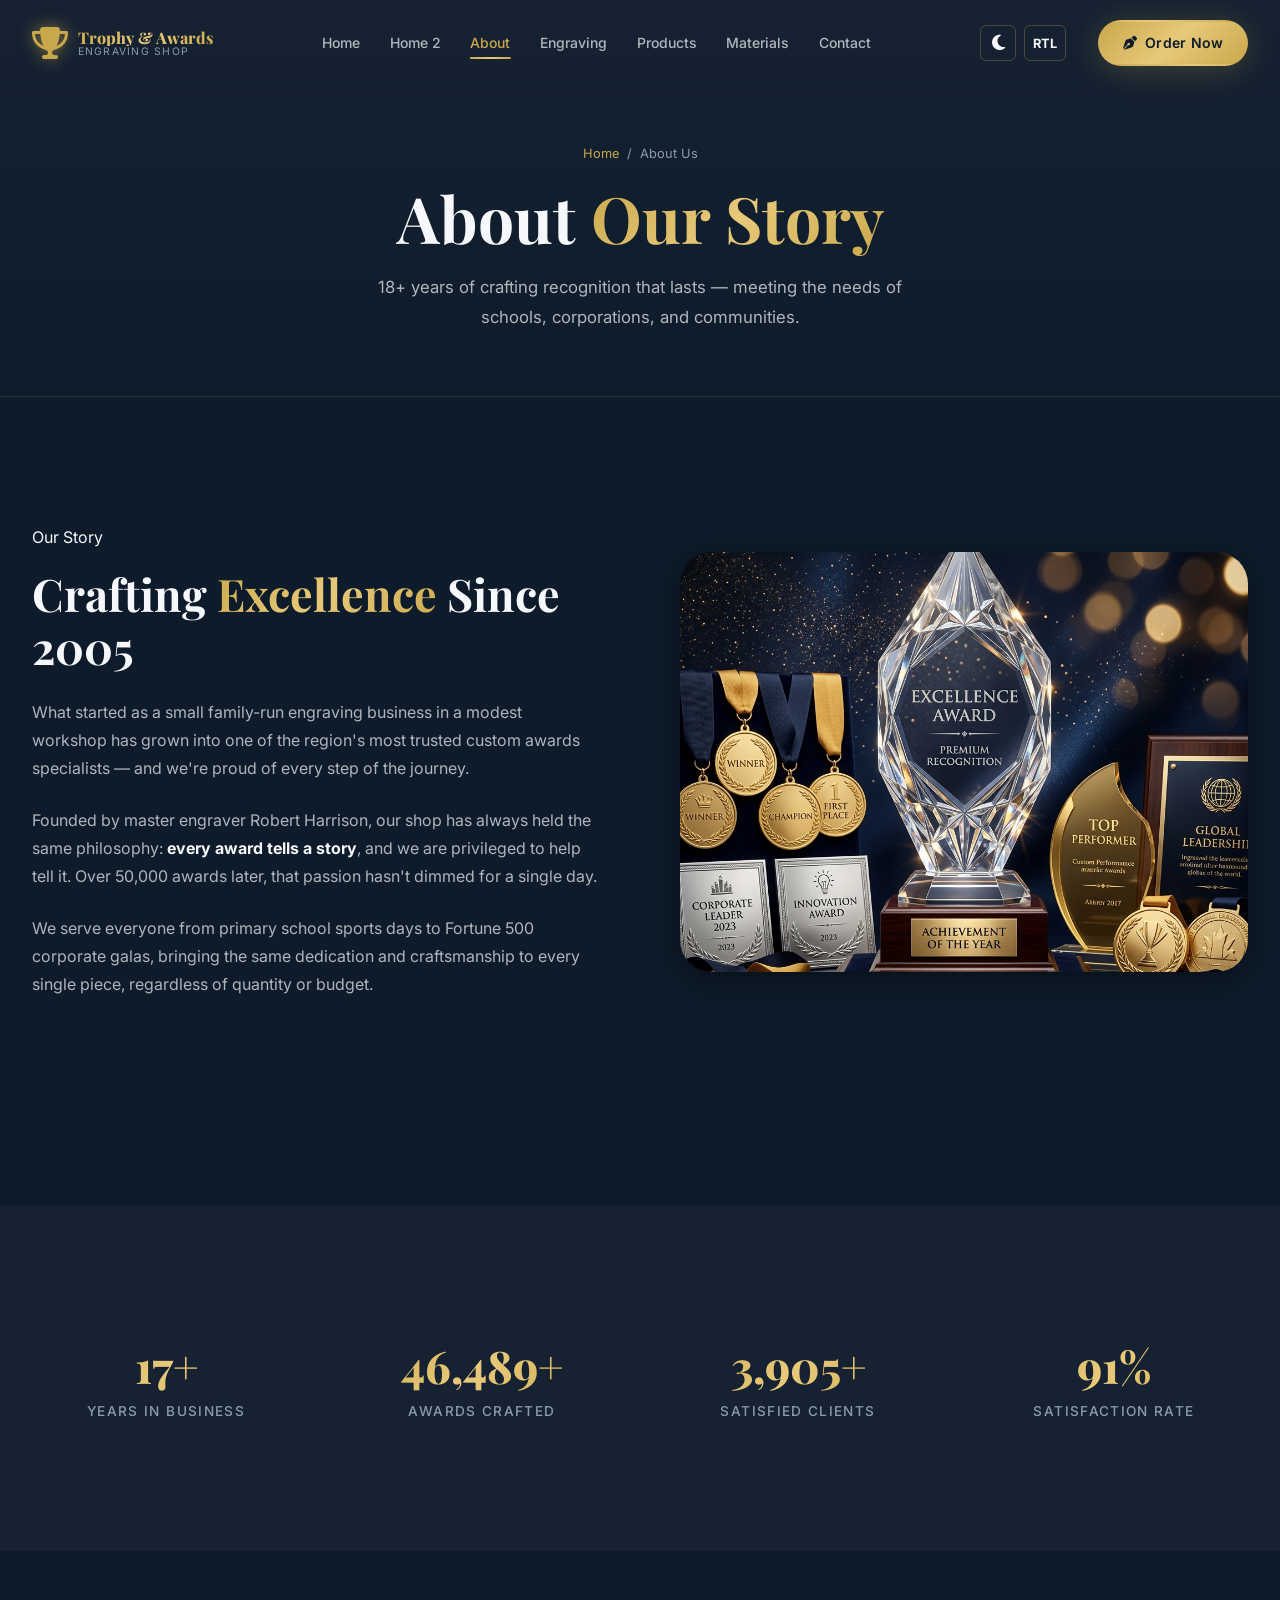
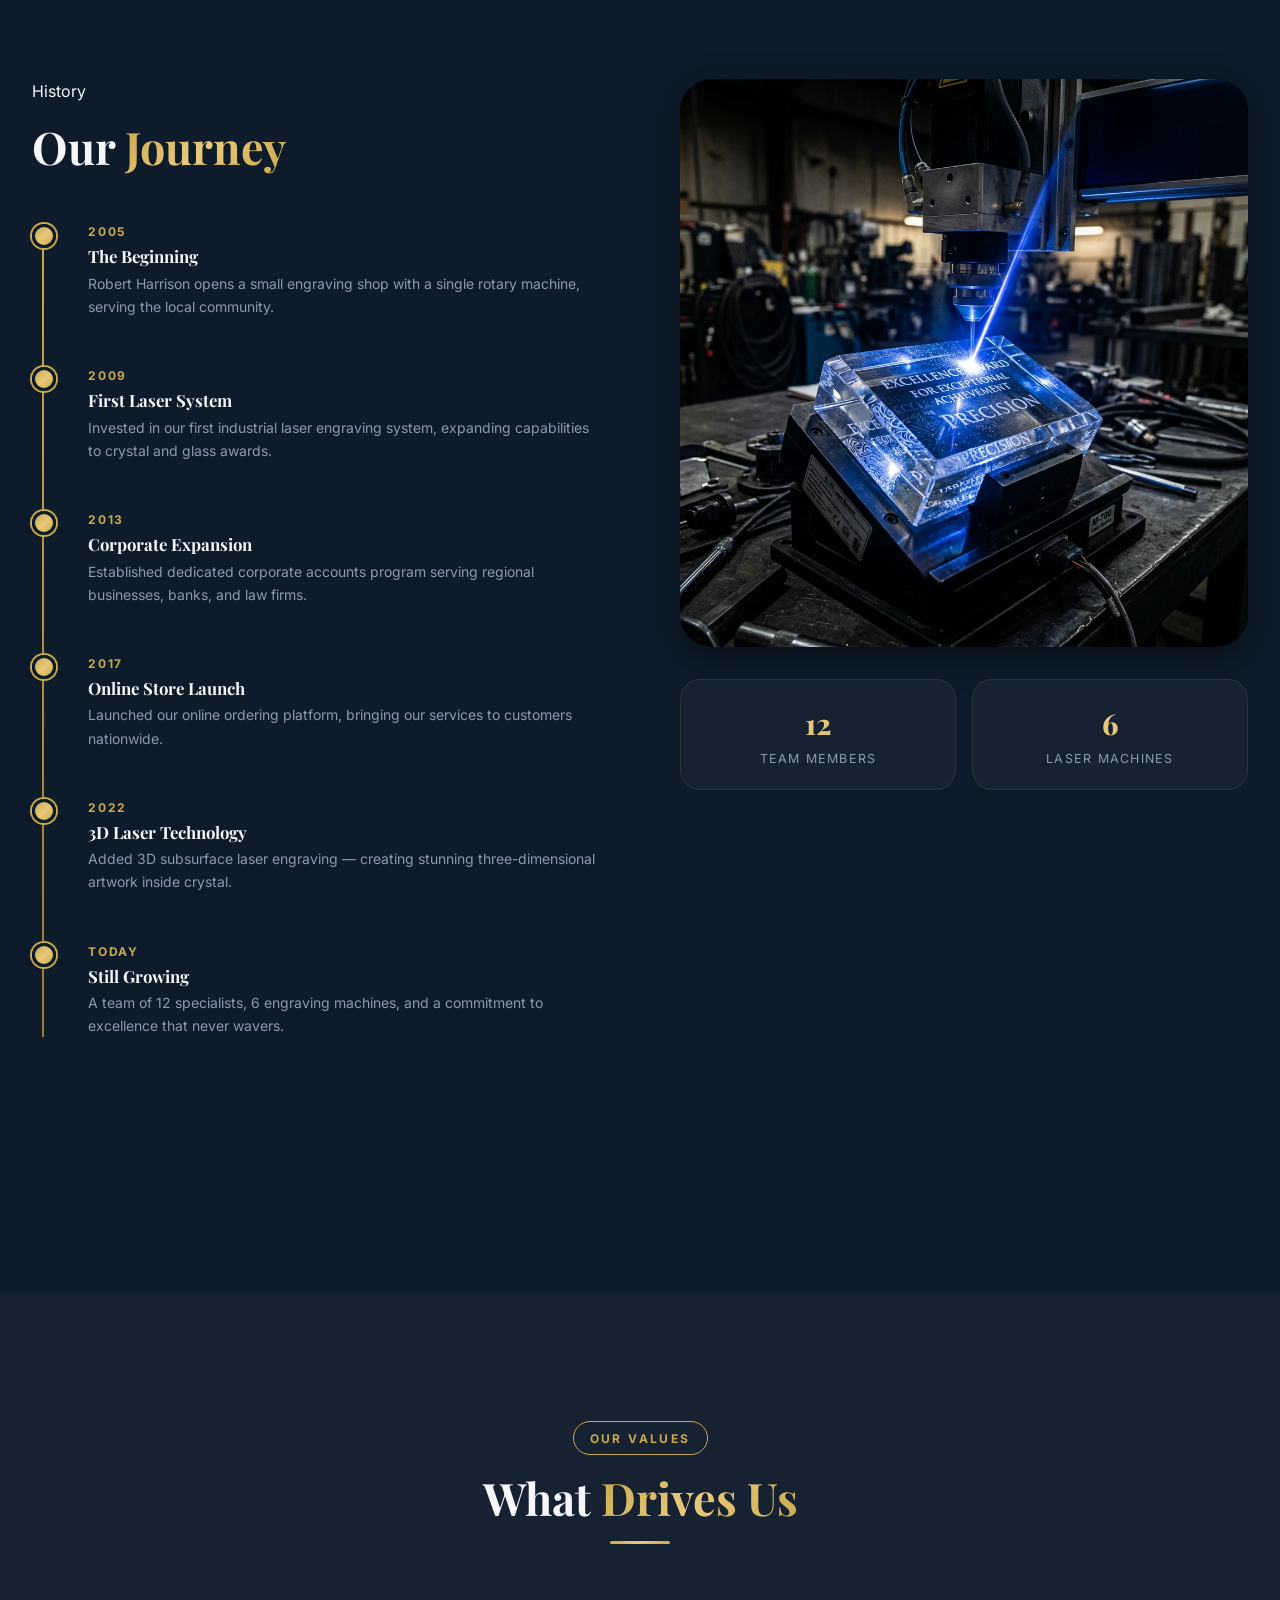
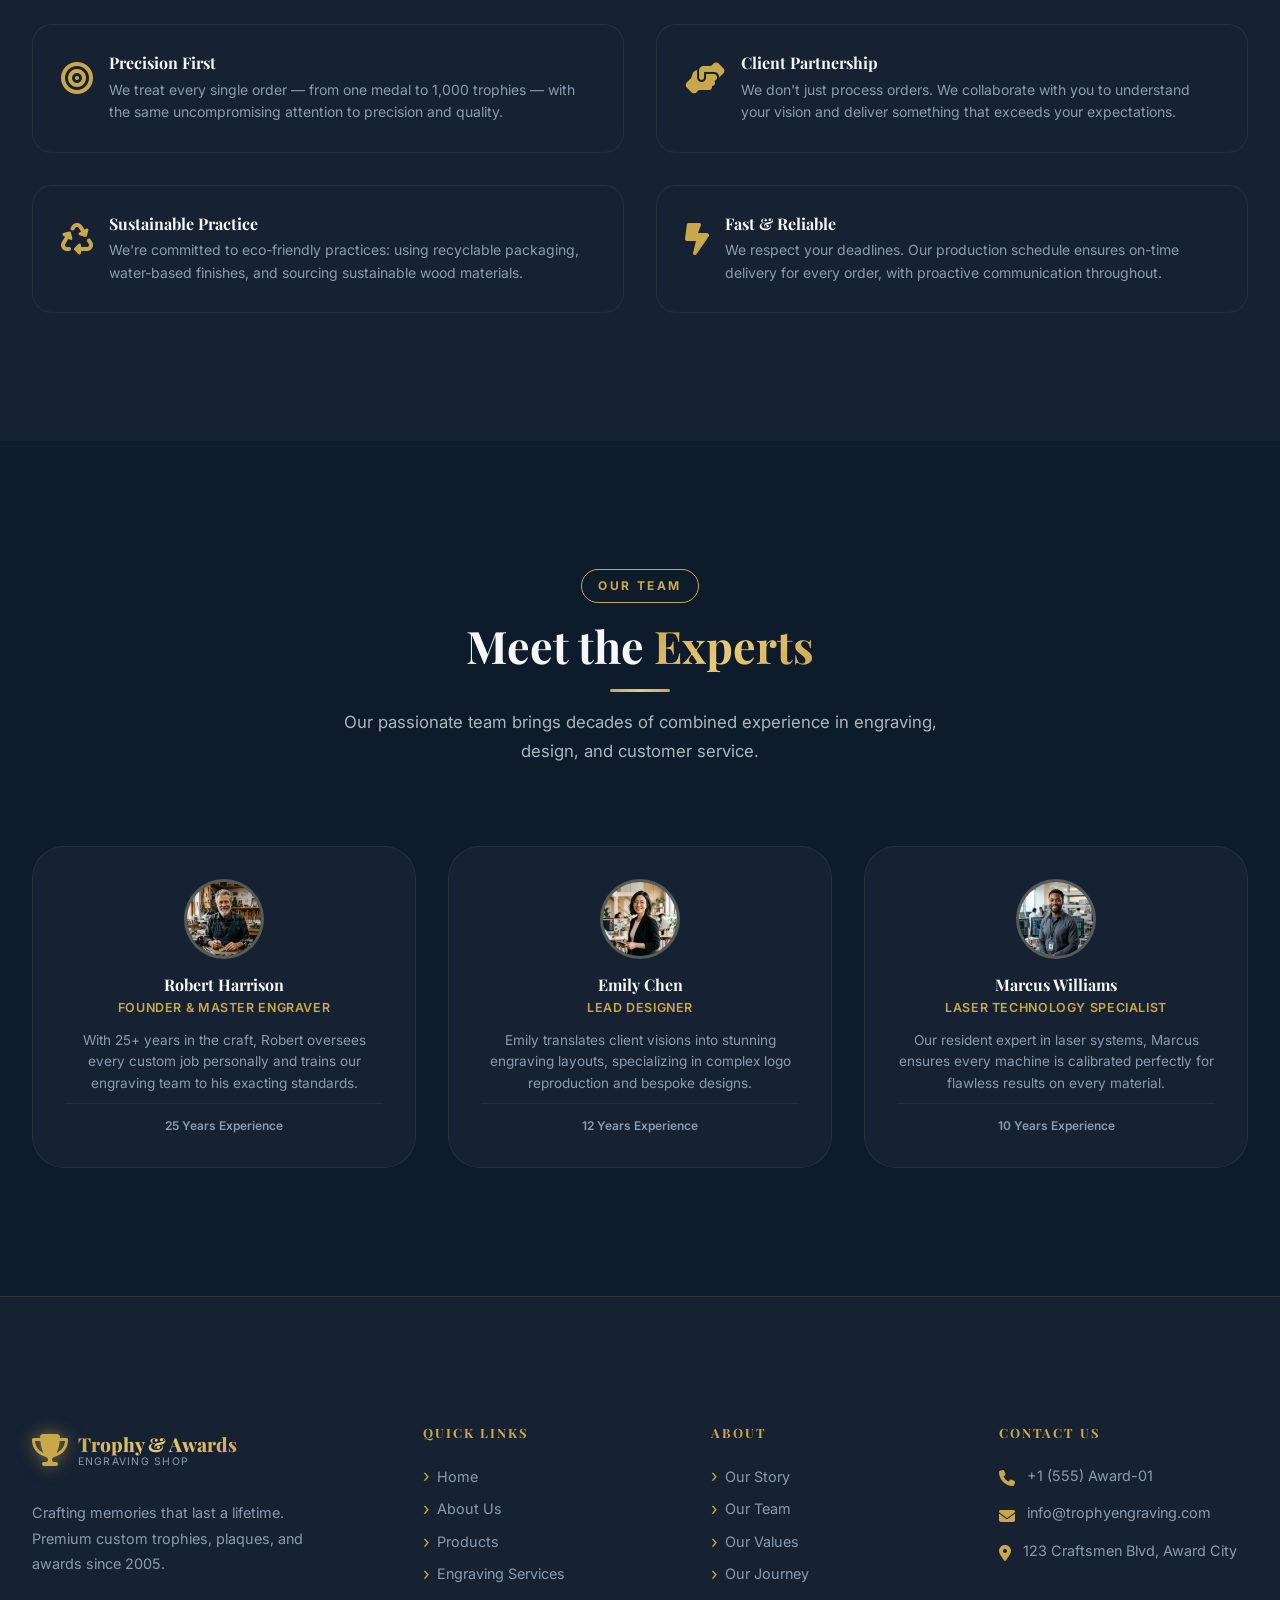
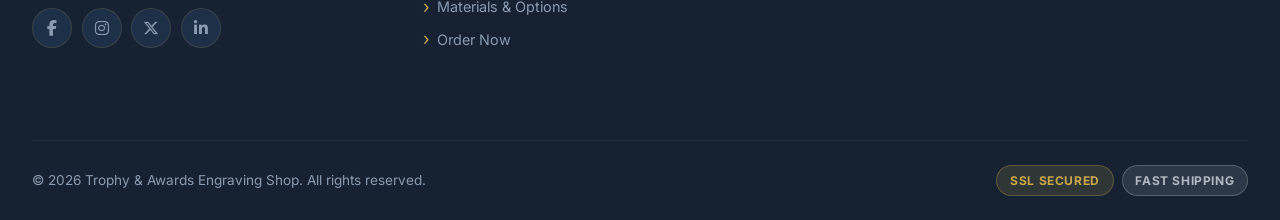
<file: about.html>
<!DOCTYPE html>
<html lang="en">
<head>
  <meta charset="UTF-8" />
  <meta name="viewport" content="width=device-width, initial-scale=1.0" />
  <title>About Us | Trophy & Awards Engraving Shop</title>
  <meta name="description" content="Learn about our 18+ years of craftsmanship, our team of expert engravers, and our commitment to delivering the finest custom awards." />
  <link rel="preconnect" href="https://fonts.googleapis.com" />
  <link rel="preconnect" href="https://fonts.gstatic.com" crossorigin />
  <link href="https://fonts.googleapis.com/css2?family=Playfair+Display:ital,wght@0,400;0,600;0,700;0,800;1,400;1,700&family=Inter:wght@300;400;500;600;700&display=swap" rel="stylesheet" />
  <link rel="stylesheet" href="https://cdnjs.cloudflare.com/ajax/libs/font-awesome/6.5.0/css/all.min.css" />
  <link rel="stylesheet" href="css/style.css" />
  <link rel="stylesheet" href="css/components.css" />
  <link rel="stylesheet" href="css/animations.css" />
  <style>
    .page-hero { padding:9rem 0 4rem;background:linear-gradient(180deg,var(--navy-mid) 0%,var(--navy) 100%);border-bottom:1px solid rgba(201,168,76,0.12);text-align:center; }
    .page-hero .breadcrumb { display:flex;align-items:center;justify-content:center;gap:0.5rem;font-size:0.8rem;color:var(--text-muted);margin-bottom:var(--space-sm); }
    .page-hero .breadcrumb a { color:var(--gold); }

    /* Timeline */
    .timeline { position:relative;padding-left:2.5rem; }
    .timeline::before { content:'';position:absolute;left:0.6rem;top:0;bottom:0;width:2px;background:linear-gradient(180deg,var(--gold),var(--gold-dark)); }
    .timeline-item { position:relative;margin-bottom:var(--space-xl);padding-left:1rem; }
    .timeline-dot { position:absolute;left:-2.5rem;top:0.1rem;width:24px;height:24px;border-radius:50%;background:var(--gold-gradient);border:3px solid var(--navy);box-shadow:0 0 0 2px var(--gold); }
    .timeline-year { font-size:0.75rem;font-weight:700;color:var(--gold);letter-spacing:0.15em;margin-bottom:0.3rem;text-transform:uppercase; }
    .timeline-item h4 { font-size:1.05rem;color:var(--white);margin-bottom:0.35rem; }
    .timeline-item p { font-size:0.875rem;color:var(--text-muted);line-height:1.65; }

    /* Values grid */
    .values-grid { display:grid;grid-template-columns:repeat(2,1fr);gap:var(--space-lg); }
    .value-card {
      background:var(--navy-mid);border:1px solid rgba(201,168,76,0.1);border-radius:var(--radius-lg);
      padding:1.75rem;display:flex;gap:1rem;align-items:flex-start;
      transition:all var(--transition-normal);
    }
    .value-card:hover { border-color:rgba(201,168,76,0.3);transform:translateY(-4px);box-shadow:var(--shadow-card); }
    .value-icon { font-size:2rem;flex-shrink:0; }
    .value-card h4 { font-size:1rem;color:var(--white);margin-bottom:0.4rem; }
    .value-card p { font-size:0.875rem;color:var(--text-muted);line-height:1.6; }

    /* Team cards */
    .team-grid { display:grid;grid-template-columns:repeat(3,1fr);gap:var(--space-lg); }
    .team-card {
      background:var(--navy-mid);border:1px solid rgba(201,168,76,0.1);border-radius:var(--radius-xl);
      padding:2rem;text-align:center;transition:all var(--transition-normal);
    }
    .team-card:hover { border-color:rgba(201,168,76,0.3);transform:translateY(-6px);box-shadow:var(--shadow-card); }
    .team-avatar {
      width:80px;height:80px;border-radius:50%;background:var(--navy-lighter);border:3px solid rgba(201,168,76,0.3);
      display:flex;align-items:center;justify-content:center;margin:0 auto var(--space-sm);
      overflow:hidden; transition: all var(--transition-fast);
    }
    .team-card:hover .team-avatar {
      border-color: var(--gold);
      transform: scale(1.05);
      box-shadow: var(--shadow-glow);
    }
    .team-avatar img {
      width: 100%;
      height: 100%;
      object-fit: cover;
    }
    .team-card h4 { font-size:1rem;color:var(--white);margin-bottom:0.2rem; }
    .team-card .role { font-size:0.78rem;color:var(--gold);font-weight:600;letter-spacing:0.05em;text-transform:uppercase; }
    .team-card p { font-size:0.85rem;color:var(--text-muted);margin-top:0.75rem;line-height:1.6; }
    .team-card .experience { font-size:0.75rem;color:var(--text-muted);font-weight:600;margin-top:0.5rem;padding-top:0.75rem;border-top:1px solid rgba(255,255,255,0.06); }

    /* Process split */
    .about-split { display:grid;grid-template-columns:1fr 1fr;gap:var(--space-2xl);align-items:center;margin-bottom:var(--space-2xl); }
    .about-split:nth-child(even) { direction:rtl; }
    .about-split:nth-child(even) > * { direction:ltr; }
    .about-img { border-radius:var(--radius-xl);overflow:hidden;box-shadow:var(--shadow-card); }
    .about-img img { width:100%;height:360px;object-fit:cover; }

    @media(max-width:992px){
      .about-split { grid-template-columns:1fr; }
      .about-split:nth-child(even) { direction:ltr; }
      .team-grid { grid-template-columns:1fr 1fr; }
      .values-grid { grid-template-columns:1fr; }
    }
    @media(max-width:640px){ .team-grid { grid-template-columns:1fr; } }
  </style>
  <link rel="icon" href="data:image/svg+xml,<svg xmlns=%22http://www.w3.org/2000/svg%22 viewBox=%220 0 576 512%22><path fill=%22%23c9a84c%22 d=%22M400 0H176c-26.5 0-48.1 21.8-47.1 48.2c.2 5.3 .4 10.6 .7 15.8H24C10.7 64 0 74.7 0 88c0 92.6 33.5 157 78.5 200.7c44.3 43.1 98.3 64.8 138.1 75.8c23.4 6.5 39.4 26 39.4 45.6c0 20.9-17 37.9-37.9 37.9H192c-17.7 0-32 14.3-32 32s14.3 32 32 32h192c17.7 0 32-14.3 32-32s-14.3-32-32-32h-26.1c-20.9 0-37.9-17-37.9-37.9c0-19.6 16-39.2 39.4-45.6c39.9-11 93.9-32.7 138.2-75.8C542.5 245 576 180.6 576 88c0-13.3-10.7-24-24-24h-105.5c.3-5.2 .5-10.5 .7-15.8C448.1 21.8 426.5 0 400 0zM48 88H132.8c2.8 44.5 9 86.8 18.2 124.6C103 175.7 48 123.6 48 88zM425 212.6c9.3-37.8 15.4-80.1 18.2-124.6H528c0 35.6-55 87.7-103 124.6z%22/></svg>" type="image/svg+xml">
</head>
<body>

<nav class="navbar" id="navbar">
  <div class="container"><div class="nav-inner">
    <a href="index.html" class="nav-logo"><span class="nav-logo-icon" style="font-size:2rem;"><i class="fa-solid fa-trophy" style="color: var(--gold);"></i></span><span class="nav-logo-text"><span class="brand-name">Trophy & Awards</span><span class="brand-sub">Engraving Shop</span></span></a>
    <ul class="nav-links">
      <li><a href="index.html" class="nav-link">Home</a></li>
      <li><a href="home2.html" class="nav-link">Home 2</a></li>
      <li><a href="about.html" class="nav-link active">About</a></li>
      <li><a href="engraving-services.html" class="nav-link">Engraving</a></li>
      <li><a href="products.html" class="nav-link">Products</a></li>
      <li><a href="materials.html" class="nav-link">Materials</a></li>
      <li><a href="contact.html" class="nav-link">Contact</a></li>
    </ul>
          <div class="nav-cta">
        <div class="theme-rtl-controls">
          <button id="theme-toggle" class="btn-theme" aria-label="Toggle Theme" title="Toggle Theme"><i class="fa-solid fa-moon"></i></button>
          <button id="rtl-toggle" class="btn-rtl" aria-label="Toggle RTL" title="Toggle RTL">RTL</button>
        </div>
        <a href="order.html" class="btn btn-primary btn-sm"><i class="fa-solid fa-pen-nib"></i> Order Now</a>
        <button class="hamburger" id="hamburger-btn" aria-label="Toggle menu"><span></span><span></span><span></span></button>
      </div>
  </div></div>
</nav>
<div class="mobile-overlay" id="mobile-overlay"></div>
<aside class="mobile-menu" id="mobile-menu">
  <div class="mobile-menu-header"><a href="index.html" class="nav-logo"><span class="nav-logo-icon" style="font-size:2rem;"><i class="fa-solid fa-trophy" style="color: var(--gold);"></i></span><span class="nav-logo-text"><span class="brand-name">Trophy & Awards</span><span class="brand-sub">Engraving Shop</span></span></a><button class="mobile-close" id="mobile-close-btn">✕</button></div>
  <nav class="mobile-nav-links">
    <a href="index.html" class="mobile-nav-link"><span class="link-icon"><i class="fa-solid fa-house"></i></span>Home</a>
    <a href="home2.html" class="mobile-nav-link"><span class="link-icon"><i class="fa-solid fa-star"></i></span>Home 2</a>
    <a href="about.html" class="mobile-nav-link active"><span class="link-icon"><i class="fa-solid fa-circle-info"></i></span>About Us</a>
    <a href="engraving-services.html" class="mobile-nav-link"><span class="link-icon"><i class="fa-solid fa-pen-nib"></i></span>Engraving Services</a>
    <a href="products.html" class="mobile-nav-link"><span class="link-icon"><i class="fa-solid fa-trophy"></i></span>Products</a>
    <a href="materials.html" class="mobile-nav-link"><span class="link-icon"><i class="fa-regular fa-gem"></i></span>Materials & Options</a>
    <a href="contact.html" class="mobile-nav-link"><span class="link-icon"><i class="fa-solid fa-phone"></i></span>Contact</a>
  </nav>
  <div class="theme-rtl-controls mobile-theme-rtl">
    <button class="btn-theme" aria-label="Toggle Theme" title="Toggle Theme"><i class="fa-solid fa-moon"></i></button>
    <button class="btn-rtl" aria-label="Toggle RTL" title="Toggle RTL">RTL</button>
  </div>
  <div class="mobile-menu-footer"><a href="order.html" class="btn btn-primary"><i class="fa-solid fa-pen-nib"></i> Order Now</a><a href="contact.html#quote" class="mobile-quote-btn">Request a Free Quote →</a></div>
</aside>

<!-- Page Hero -->
<section class="page-hero">
  <div class="container">
    <nav class="breadcrumb"><a href="index.html">Home</a><span>/</span><span>About Us</span></nav>
    <h1 class="fade-up">About <span class="text-gradient">Our Story</span></h1>
    <p class="fade-up anim-delay-1" style="max-width:560px;margin:1rem auto 0;font-size:1.05rem;">
      18+ years of crafting recognition that lasts — meeting the needs of schools, corporations, and communities.
    </p>
  </div>
</section>

<!-- Story -->
<section class="section">
  <div class="container">
    <div class="about-split">
      <div class="reveal-left">
        <span class="section-tag">Our Story</span>
        <h2 class="mt-sm">Crafting <span class="text-gradient">Excellence</span> Since 2005</h2>
        <p class="mt-md">What started as a small family-run engraving business in a modest workshop has grown into one of the region's most trusted custom awards specialists — and we're proud of every step of the journey.</p>
        <p class="mt-md">Founded by master engraver Robert Harrison, our shop has always held the same philosophy: <strong style="color:var(--white)">every award tells a story</strong>, and we are privileged to help tell it. Over 50,000 awards later, that passion hasn't dimmed for a single day.</p>
        <p class="mt-md">We serve everyone from primary school sports days to Fortune 500 corporate galas, bringing the same dedication and craftsmanship to every single piece, regardless of quantity or budget.</p>
      </div>
      <div class="reveal-right">
        <img src="images/hero_main.png" alt="Trophy and awards showcase" style="border-radius:var(--radius-xl);box-shadow:var(--shadow-card);height:420px;object-fit:cover;width:100%;" loading="lazy" />
      </div>
    </div>
  </div>
</section>

<!-- Stats -->
<section class="section" style="background:var(--navy-mid);">
  <div class="container">
    <div class="grid-4" style="gap:var(--space-xl);text-align:center;">
      <div class="reveal"><span class="stat-number counter-value" data-target="18" data-suffix="+">18+</span><span class="stat-label">Years in Business</span></div>
      <div class="reveal delay-1"><span class="stat-number counter-value" data-target="50000" data-suffix="+">50k+</span><span class="stat-label">Awards Crafted</span></div>
      <div class="reveal delay-2"><span class="stat-number counter-value" data-target="4200" data-suffix="+">4.2k+</span><span class="stat-label">Satisfied Clients</span></div>
      <div class="reveal delay-3"><span class="stat-number counter-value" data-target="98" data-suffix="%">98%</span><span class="stat-label">Satisfaction Rate</span></div>
    </div>
  </div>
</section>

<!-- Company Timeline -->
<section class="section">
  <div class="container">
    <div class="about-split" style="align-items:flex-start;">
      <div class="reveal-left">
        <span class="section-tag">History</span>
        <h2 class="mt-sm mb-xl">Our <span class="text-gradient">Journey</span></h2>
        <div class="timeline">
          <div class="timeline-item">
            <div class="timeline-dot"></div>
            <div class="timeline-year">2005</div>
            <h4>The Beginning</h4>
            <p>Robert Harrison opens a small engraving shop with a single rotary machine, serving the local community.</p>
          </div>
          <div class="timeline-item">
            <div class="timeline-dot"></div>
            <div class="timeline-year">2009</div>
            <h4>First Laser System</h4>
            <p>Invested in our first industrial laser engraving system, expanding capabilities to crystal and glass awards.</p>
          </div>
          <div class="timeline-item">
            <div class="timeline-dot"></div>
            <div class="timeline-year">2013</div>
            <h4>Corporate Expansion</h4>
            <p>Established dedicated corporate accounts program serving regional businesses, banks, and law firms.</p>
          </div>
          <div class="timeline-item">
            <div class="timeline-dot"></div>
            <div class="timeline-year">2017</div>
            <h4>Online Store Launch</h4>
            <p>Launched our online ordering platform, bringing our services to customers nationwide.</p>
          </div>
          <div class="timeline-item">
            <div class="timeline-dot"></div>
            <div class="timeline-year">2022</div>
            <h4>3D Laser Technology</h4>
            <p>Added 3D subsurface laser engraving — creating stunning three-dimensional artwork inside crystal.</p>
          </div>
          <div class="timeline-item">
            <div class="timeline-dot"></div>
            <div class="timeline-year">Today</div>
            <h4>Still Growing</h4>
            <p>A team of 12 specialists, 6 engraving machines, and a commitment to excellence that never wavers.</p>
          </div>
        </div>
      </div>
      <div class="reveal-right" style="position:sticky;top:100px;">
        <img src="images/laser_engraving.png" alt="Engraving craftsmanship" style="border-radius:var(--radius-xl);box-shadow:var(--shadow-card);width:100%;margin-bottom:var(--space-lg);" loading="lazy" />
        <div style="display:grid;grid-template-columns:1fr 1fr;gap:var(--space-sm);">
          <div style="background:var(--navy-mid);border:1px solid rgba(201,168,76,0.12);border-radius:var(--radius-lg);padding:1.25rem;text-align:center;">
            <div style="font-size:1.8rem;font-family:var(--font-heading);background:var(--gold-gradient);-webkit-background-clip:text;-webkit-text-fill-color:transparent;background-clip:text;font-weight:800;">12</div>
            <div style="font-size:0.78rem;color:var(--text-muted);text-transform:uppercase;letter-spacing:0.1em;margin-top:0.2rem;">Team Members</div>
          </div>
          <div style="background:var(--navy-mid);border:1px solid rgba(201,168,76,0.12);border-radius:var(--radius-lg);padding:1.25rem;text-align:center;">
            <div style="font-size:1.8rem;font-family:var(--font-heading);background:var(--gold-gradient);-webkit-background-clip:text;-webkit-text-fill-color:transparent;background-clip:text;font-weight:800;">6</div>
            <div style="font-size:0.78rem;color:var(--text-muted);text-transform:uppercase;letter-spacing:0.1em;margin-top:0.2rem;">Laser Machines</div>
          </div>
        </div>
      </div>
    </div>
  </div>
</section>

<!-- Our Values -->
<section class="section" style="background:var(--navy-mid);">
  <div class="container">
    <div class="section-header">
      <span class="section-tag">Our Values</span>
      <h2>What <span class="text-gradient">Drives Us</span></h2>
      <div class="gold-divider"></div>
    </div>
    <div class="values-grid stagger-children">
      <div class="value-card reveal">
        <div class="value-icon"><i class="fa-solid fa-bullseye" style="color: var(--gold);"></i></div>
        <div><h4>Precision First</h4><p>We treat every single order — from one medal to 1,000 trophies — with the same uncompromising attention to precision and quality.</p></div>
      </div>
      <div class="value-card reveal delay-1">
        <div class="value-icon"><i class="fa-solid fa-handshake-angle" style="color: var(--gold);"></i></div>
        <div><h4>Client Partnership</h4><p>We don't just process orders. We collaborate with you to understand your vision and deliver something that exceeds your expectations.</p></div>
      </div>
      <div class="value-card reveal delay-2">
        <div class="value-icon"><i class="fa-solid fa-recycle" style="color: var(--gold);"></i></div>
        <div><h4>Sustainable Practice</h4><p>We're committed to eco-friendly practices: using recyclable packaging, water-based finishes, and sourcing sustainable wood materials.</p></div>
      </div>
      <div class="value-card reveal delay-3">
        <div class="value-icon"><i class="fa-solid fa-bolt-lightning" style="color: var(--gold);"></i></div>
        <div><h4>Fast & Reliable</h4><p>We respect your deadlines. Our production schedule ensures on-time delivery for every order, with proactive communication throughout.</p></div>
      </div>
    </div>
  </div>
</section>

<!-- Team -->
<section class="section">
  <div class="container">
    <div class="section-header">
      <span class="section-tag">Our Team</span>
      <h2>Meet the <span class="text-gradient">Experts</span></h2>
      <div class="gold-divider"></div>
      <p>Our passionate team brings decades of combined experience in engraving, design, and customer service.</p>
    </div>
    <div class="team-grid stagger-children">
      <div class="team-card reveal">
        <div class="team-avatar"><img src="images/robert_portrait.png" alt="Robert Harrison" loading="lazy" /></div>
        <h4>Robert Harrison</h4>
        <div class="role">Founder & Master Engraver</div>
        <p>With 25+ years in the craft, Robert oversees every custom job personally and trains our engraving team to his exacting standards.</p>
        <div class="experience">25 Years Experience</div>
      </div>
      <div class="team-card reveal delay-1">
        <div class="team-avatar"><img src="images/emily_portrait.png" alt="Emily Chen" loading="lazy" /></div>
        <h4>Emily Chen</h4>
        <div class="role">Lead Designer</div>
        <p>Emily translates client visions into stunning engraving layouts, specializing in complex logo reproduction and bespoke designs.</p>
        <div class="experience">12 Years Experience</div>
      </div>
      <div class="team-card reveal delay-2">
        <div class="team-avatar"><img src="images/marcus_portrait.png" alt="Marcus Williams" loading="lazy" /></div>
        <h4>Marcus Williams</h4>
        <div class="role">Laser Technology Specialist</div>
        <p>Our resident expert in laser systems, Marcus ensures every machine is calibrated perfectly for flawless results on every material.</p>
        <div class="experience">10 Years Experience</div>
      </div>
    </div>
  </div>
</section>

<!-- Footer -->
<footer class="footer">
  <div class="container">
    <div class="footer-grid">
      <div class="footer-brand"><a href="index.html" class="nav-logo"><span class="nav-logo-icon" style="font-size:2rem;"><i class="fa-solid fa-trophy" style="color: var(--gold);"></i></span><span class="nav-logo-text"><span class="brand-name" style="font-size:1.2rem;">Trophy & Awards</span><span class="brand-sub">Engraving Shop</span></span></a><p>Crafting memories that last a lifetime. Premium custom trophies, plaques, and awards since 2005.</p><div class="footer-social"><a href="#" class="social-link"><i class="fa-brands fa-facebook-f"></i></a><a href="#" class="social-link"><i class="fa-brands fa-instagram"></i></a><a href="#" class="social-link"><i class="fa-brands fa-x-twitter"></i></a><a href="#" class="social-link"><i class="fa-brands fa-linkedin-in"></i></a></div></div>
      <div><h4 class="footer-heading">Quick Links</h4><ul class="footer-links"><li><a href="index.html">Home</a></li><li><a href="about.html">About Us</a></li><li><a href="products.html">Products</a></li><li><a href="engraving-services.html">Engraving Services</a></li><li><a href="materials.html">Materials & Options</a></li><li><a href="order.html">Order Now</a></li></ul></div>
      <div><h4 class="footer-heading">About</h4><ul class="footer-links"><li><a href="about.html">Our Story</a></li><li><a href="about.html">Our Team</a></li><li><a href="about.html">Our Values</a></li><li><a href="about.html">Our Journey</a></li></ul></div>
      <div><h4 class="footer-heading">Contact Us</h4><div class="footer-contact-item"><span class="icon"><i class="fa-solid fa-phone" style="color: var(--gold);"></i></span><span>+1 (555) Award-01</span></div><div class="footer-contact-item"><span class="icon"><i class="fa-solid fa-envelope" style="color: var(--gold);"></i></span><span>info@trophyengraving.com</span></div><div class="footer-contact-item"><span class="icon"><i class="fa-solid fa-location-dot" style="color: var(--gold);"></i></span><span>123 Craftsmen Blvd, Award City</span></div></div>
    </div>
    <div class="footer-bottom"><p>© 2026 Trophy & Awards Engraving Shop. All rights reserved.</p><div class="footer-badges"><span class="badge badge-gold">SSL Secured</span><span class="badge badge-silver">Fast Shipping</span></div></div>
  </div>
</footer>
<button id="back-to-top" aria-label="Back to top"><i class="fa-solid fa-chevron-up"></i></button>
<script src="js/main.js"></script>
</body>
</html>
</file>
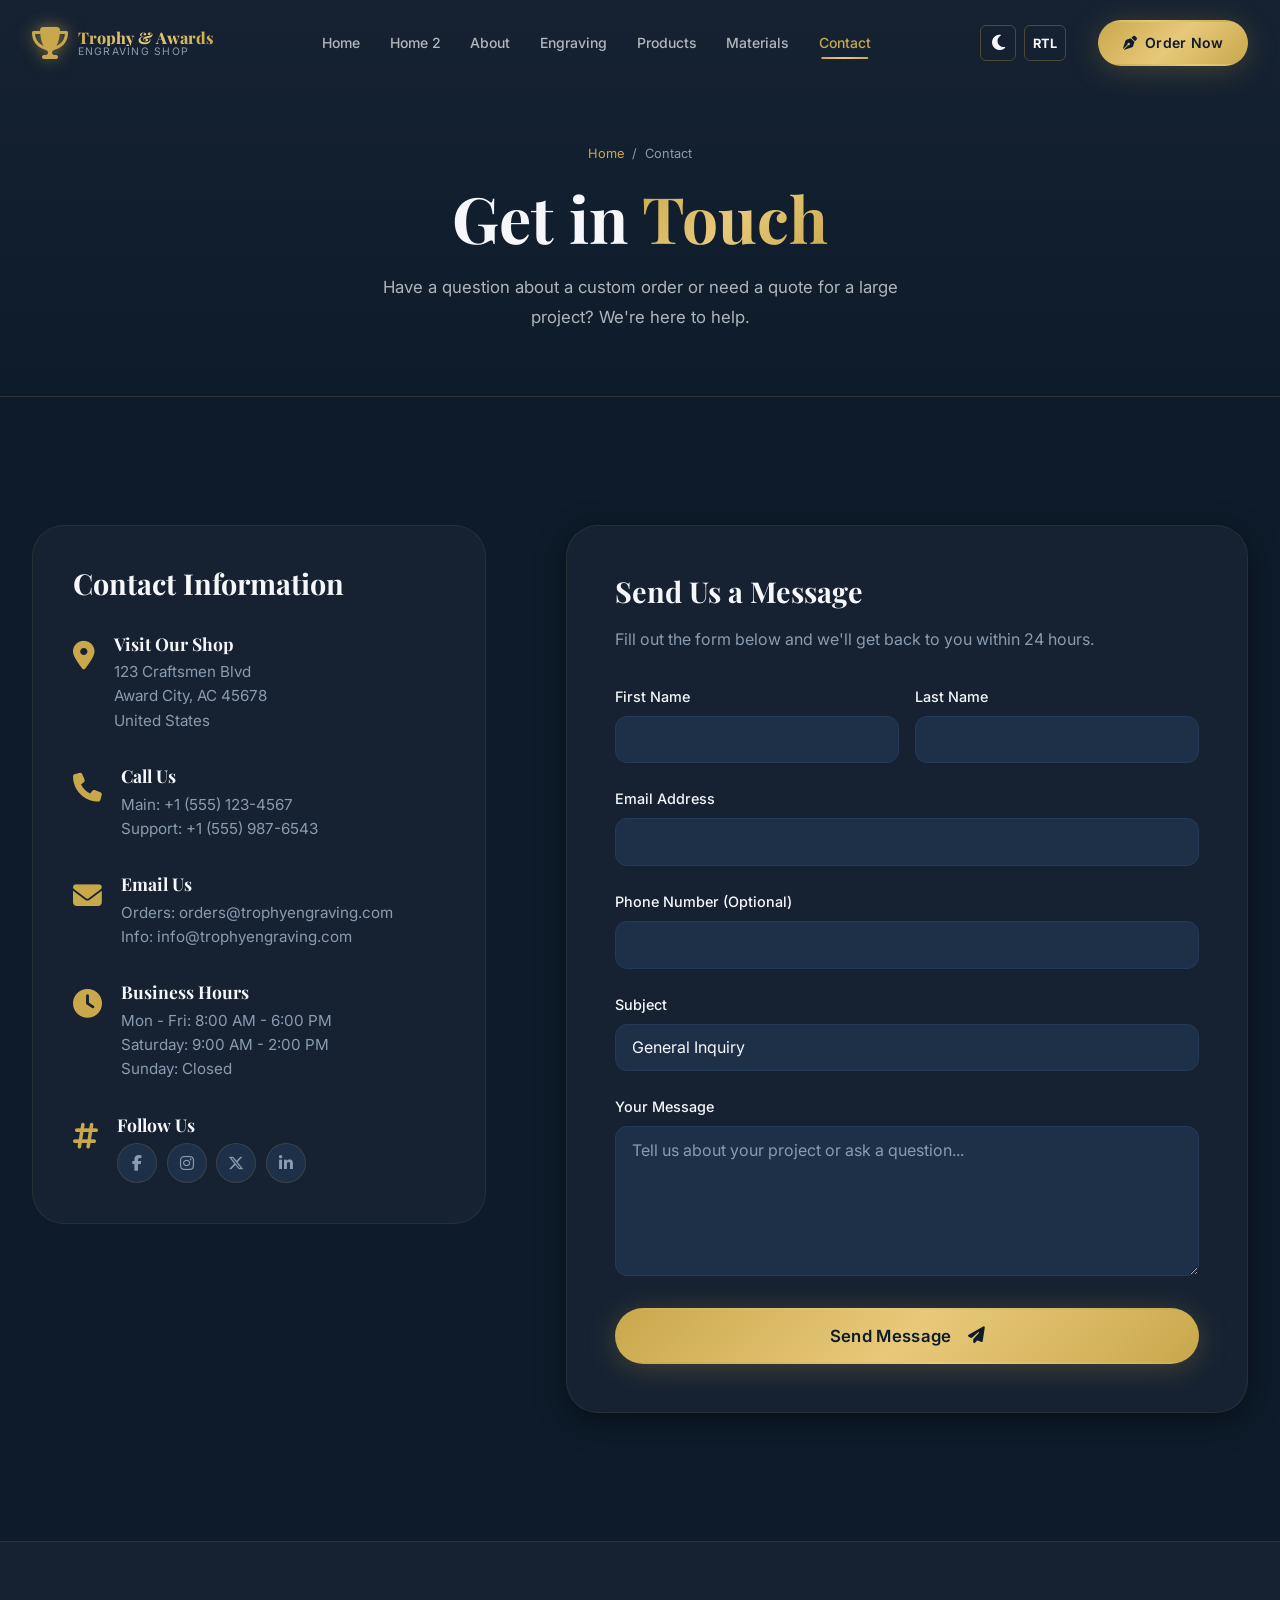
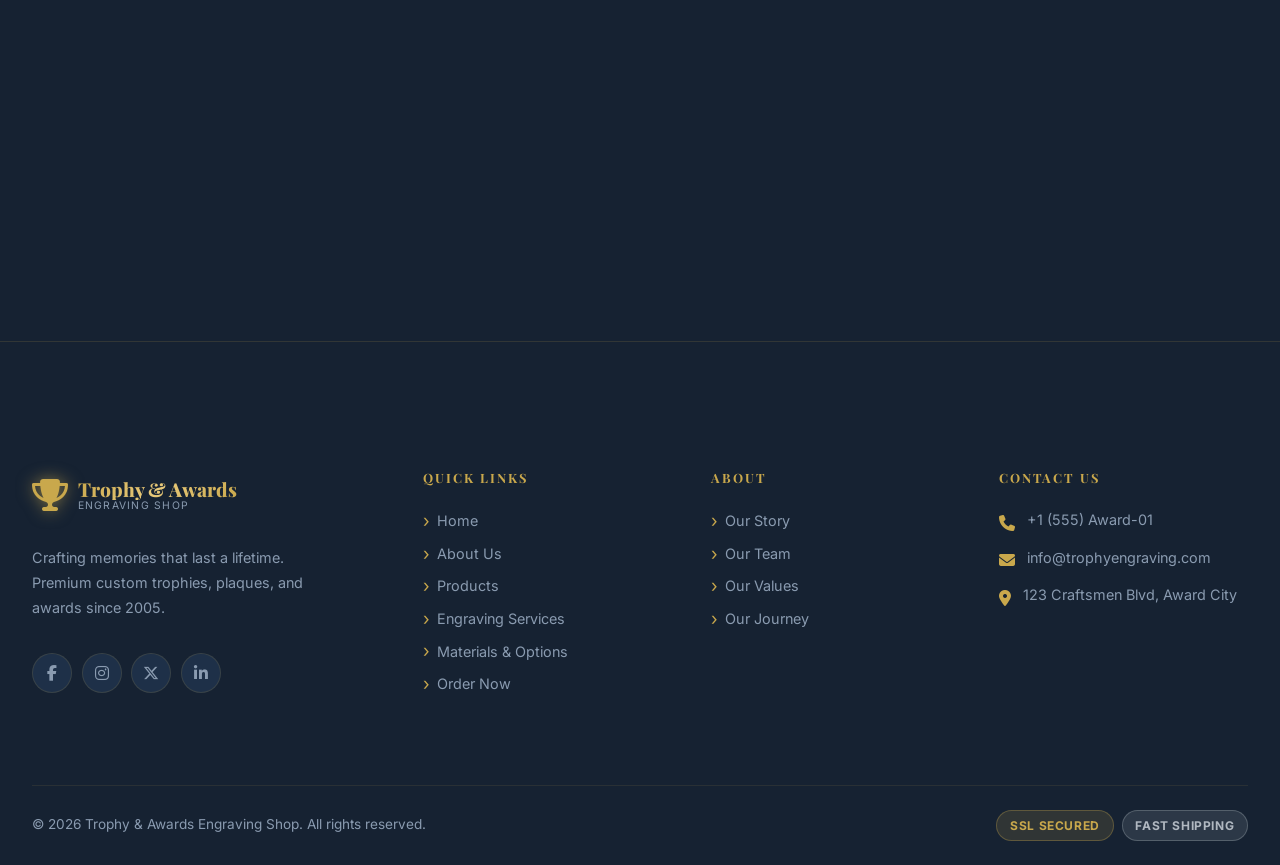
<file: contact.html>
<!DOCTYPE html>
<html lang="en">
<head>
  <meta charset="UTF-8" />
  <meta name="viewport" content="width=device-width, initial-scale=1.0" />
  <title>Contact Us | Trophy & Awards Engraving Shop</title>
  <meta name="description" content="Get in touch with us for all your custom engraving needs. We offer fast turnaround, bulk discounts, and exceptional quality." />
  <link rel="preconnect" href="https://fonts.googleapis.com" />
  <link rel="preconnect" href="https://fonts.gstatic.com" crossorigin />
  <link href="https://fonts.googleapis.com/css2?family=Playfair+Display:ital,wght@0,400;0,600;0,700;0,800;1,400;1,700&family=Inter:wght@300;400;500;600;700&display=swap" rel="stylesheet" />
  <link rel="stylesheet" href="https://cdnjs.cloudflare.com/ajax/libs/font-awesome/6.5.0/css/all.min.css" />
  <link rel="stylesheet" href="css/style.css" />
  <link rel="stylesheet" href="css/components.css" />
  <link rel="stylesheet" href="css/animations.css" />
  <style>
    .page-hero { padding:9rem 0 4rem;background:linear-gradient(180deg,var(--navy-mid) 0%,var(--navy) 100%);border-bottom:1px solid rgba(201,168,76,0.12);text-align:center; }
    .page-hero .breadcrumb { display:flex;align-items:center;justify-content:center;gap:0.5rem;font-size:0.8rem;color:var(--text-muted);margin-bottom:var(--space-sm); }
    .page-hero .breadcrumb a { color:var(--gold); }
    
    .contact-grid { display:grid;grid-template-columns:1fr 1.5fr;gap:var(--space-2xl);align-items:start; }
    
    .contact-info-card {
      background:var(--navy-mid);border:1px solid rgba(201,168,76,0.1);border-radius:var(--radius-xl);
      padding:2.5rem;
    }
    .contact-info-item { display:flex;gap:1.2rem;margin-bottom:2rem; }
    .contact-info-item:last-child { margin-bottom:0; }
    .contact-info-icon { font-size:1.8rem;color:var(--gold); }
    .contact-info-content h4 { font-size:1.1rem;color:var(--white);margin-bottom:0.4rem; }
    .contact-info-content p { color:var(--text-muted);line-height:1.6;font-size:0.95rem; }
    
    .contact-form-card {
      background:var(--navy-mid);border:1px solid rgba(201,168,76,0.1);border-radius:var(--radius-xl);
      padding:3rem;box-shadow:var(--shadow-card);
    }
    .form-group { margin-bottom:1.5rem; }
    .form-group label { display:block;color:var(--white);margin-bottom:0.5rem;font-weight:500;font-size:0.9rem; }
    .form-control { width:100%;background:var(--navy-light);border:1px solid var(--navy-lighter);border-radius:var(--radius-md);padding:0.8rem 1rem;color:var(--white);font-family:inherit;font-size:1rem;transition:all var(--transition-fast); }
    .form-control:focus { outline:none;border-color:var(--gold);background:var(--navy-light); }
    textarea.form-control { resize:vertical;min-height:150px; }
    
    @media(max-width:992px){
      .contact-grid { grid-template-columns:1fr; }
      .contact-form-card { padding:2rem; }
    }
  </style>
  <link rel="icon" href="data:image/svg+xml,<svg xmlns=%22http://www.w3.org/2000/svg%22 viewBox=%220 0 576 512%22><path fill=%22%23c9a84c%22 d=%22M400 0H176c-26.5 0-48.1 21.8-47.1 48.2c.2 5.3 .4 10.6 .7 15.8H24C10.7 64 0 74.7 0 88c0 92.6 33.5 157 78.5 200.7c44.3 43.1 98.3 64.8 138.1 75.8c23.4 6.5 39.4 26 39.4 45.6c0 20.9-17 37.9-37.9 37.9H192c-17.7 0-32 14.3-32 32s14.3 32 32 32h192c17.7 0 32-14.3 32-32s-14.3-32-32-32h-26.1c-20.9 0-37.9-17-37.9-37.9c0-19.6 16-39.2 39.4-45.6c39.9-11 93.9-32.7 138.2-75.8C542.5 245 576 180.6 576 88c0-13.3-10.7-24-24-24h-105.5c.3-5.2 .5-10.5 .7-15.8C448.1 21.8 426.5 0 400 0zM48 88H132.8c2.8 44.5 9 86.8 18.2 124.6C103 175.7 48 123.6 48 88zM425 212.6c9.3-37.8 15.4-80.1 18.2-124.6H528c0 35.6-55 87.7-103 124.6z%22/></svg>" type="image/svg+xml">
</head>
<body>

<nav class="navbar" id="navbar">
  <div class="container"><div class="nav-inner">
    <a href="index.html" class="nav-logo"><span class="nav-logo-icon" style="font-size:2rem;"><i class="fa-solid fa-trophy" style="color: var(--gold);"></i></span><span class="nav-logo-text"><span class="brand-name">Trophy & Awards</span><span class="brand-sub">Engraving Shop</span></span></a>
    <ul class="nav-links">
      <li><a href="index.html" class="nav-link">Home</a></li>
      <li><a href="home2.html" class="nav-link">Home 2</a></li>
      <li><a href="about.html" class="nav-link">About</a></li>
      <li><a href="engraving-services.html" class="nav-link">Engraving</a></li>
      <li><a href="products.html" class="nav-link">Products</a></li>
      <li><a href="materials.html" class="nav-link">Materials</a></li>
      <li><a href="contact.html" class="nav-link active">Contact</a></li>
    </ul>
          <div class="nav-cta">
        <div class="theme-rtl-controls">
          <button id="theme-toggle" class="btn-theme" aria-label="Toggle Theme" title="Toggle Theme"><i class="fa-solid fa-moon"></i></button>
          <button id="rtl-toggle" class="btn-rtl" aria-label="Toggle RTL" title="Toggle RTL">RTL</button>
        </div>
        <a href="order.html" class="btn btn-primary btn-sm"><i class="fa-solid fa-pen-nib"></i> Order Now</a>
        <button class="hamburger" id="hamburger-btn" aria-label="Toggle menu"><span></span><span></span><span></span></button>
      </div>
  </div></div>
</nav>
<div class="mobile-overlay" id="mobile-overlay"></div>
<aside class="mobile-menu" id="mobile-menu">
  <div class="mobile-menu-header"><a href="index.html" class="nav-logo"><span class="nav-logo-icon" style="font-size:2rem;"><i class="fa-solid fa-trophy" style="color: var(--gold);"></i></span><span class="nav-logo-text"><span class="brand-name">Trophy & Awards</span><span class="brand-sub">Engraving Shop</span></span></a><button class="mobile-close" id="mobile-close-btn">✕</button></div>
  <nav class="mobile-nav-links">
    <a href="index.html" class="mobile-nav-link"><span class="link-icon"><i class="fa-solid fa-house"></i></span>Home</a>
    <a href="home2.html" class="mobile-nav-link"><span class="link-icon"><i class="fa-solid fa-star"></i></span>Home 2</a>
    <a href="about.html" class="mobile-nav-link"><span class="link-icon"><i class="fa-solid fa-circle-info"></i></span>About Us</a>
    <a href="engraving-services.html" class="mobile-nav-link"><span class="link-icon"><i class="fa-solid fa-pen-nib"></i></span>Engraving Services</a>
    <a href="products.html" class="mobile-nav-link"><span class="link-icon"><i class="fa-solid fa-trophy"></i></span>Products</a>
    <a href="materials.html" class="mobile-nav-link"><span class="link-icon"><i class="fa-regular fa-gem"></i></span>Materials & Options</a>
    <a href="contact.html" class="mobile-nav-link active"><span class="link-icon"><i class="fa-solid fa-phone"></i></span>Contact</a>
  </nav>
  <div class="theme-rtl-controls mobile-theme-rtl">
    <button class="btn-theme" aria-label="Toggle Theme" title="Toggle Theme"><i class="fa-solid fa-moon"></i></button>
    <button class="btn-rtl" aria-label="Toggle RTL" title="Toggle RTL">RTL</button>
  </div>
  <div class="mobile-menu-footer"><a href="order.html" class="btn btn-primary"><i class="fa-solid fa-pen-nib"></i> Order Now</a><a href="contact.html#quote" class="mobile-quote-btn">Request a Free Quote →</a></div>
</aside>

<!-- Page Hero -->
<section class="page-hero">
  <div class="container">
    <nav class="breadcrumb"><a href="index.html">Home</a><span>/</span><span>Contact</span></nav>
    <h1 class="fade-up">Get in <span class="text-gradient">Touch</span></h1>
    <p class="fade-up anim-delay-1" style="max-width:560px;margin:1rem auto 0;font-size:1.05rem;">
      Have a question about a custom order or need a quote for a large project? We're here to help.
    </p>
  </div>
</section>

<!-- Contact Section -->
<section class="section">
  <div class="container">
    <div class="contact-grid">
      <div class="reveal-left">
        <div class="contact-info-card">
          <h3 class="mb-lg">Contact Information</h3>
          <div class="contact-info-item">
            <div class="contact-info-icon"><i class="fa-solid fa-location-dot"></i></div>
            <div class="contact-info-content">
              <h4>Visit Our Shop</h4>
              <p>123 Craftsmen Blvd<br>Award City, AC 45678<br>United States</p>
            </div>
          </div>
          <div class="contact-info-item">
            <div class="contact-info-icon"><i class="fa-solid fa-phone"></i></div>
            <div class="contact-info-content">
              <h4>Call Us</h4>
              <p>Main: +1 (555) 123-4567<br>Support: +1 (555) 987-6543</p>
            </div>
          </div>
          <div class="contact-info-item">
            <div class="contact-info-icon"><i class="fa-solid fa-envelope"></i></div>
            <div class="contact-info-content">
              <h4>Email Us</h4>
              <p>Orders: orders@trophyengraving.com<br>Info: info@trophyengraving.com</p>
            </div>
          </div>
          <div class="contact-info-item">
            <div class="contact-info-icon"><i class="fa-solid fa-clock"></i></div>
            <div class="contact-info-content">
              <h4>Business Hours</h4>
              <p>Mon - Fri: 8:00 AM - 6:00 PM<br>Saturday: 9:00 AM - 2:00 PM<br>Sunday: Closed</p>
            </div>
          </div>
          <div class="contact-info-item">
            <div class="contact-info-icon"><i class="fa-solid fa-hashtag"></i></div>
            <div class="contact-info-content">
              <h4>Follow Us</h4>
              <div class="footer-social" style="margin-top: 0.5rem;">
                <a href="#" class="social-link"><i class="fa-brands fa-facebook-f"></i></a>
                <a href="#" class="social-link"><i class="fa-brands fa-instagram"></i></a>
                <a href="#" class="social-link"><i class="fa-brands fa-x-twitter"></i></a>
                <a href="#" class="social-link"><i class="fa-brands fa-linkedin-in"></i></a>
              </div>
            </div>
          </div>
        </div>
      </div>
      
      <div class="reveal-right" id="quote">
        <div class="contact-form-card">
          <h3 class="mb-sm">Send Us a Message</h3>
          <p class="text-muted mb-lg">Fill out the form below and we'll get back to you within 24 hours.</p>
          <form action="#" method="POST">
            <div style="display:grid;grid-template-columns:1fr 1fr;gap:1rem;">
              <div class="form-group">
                <label for="firstName">First Name</label>
                <input type="text" id="firstName" class="form-control" required />
              </div>
              <div class="form-group">
                <label for="lastName">Last Name</label>
                <input type="text" id="lastName" class="form-control" required />
              </div>
            </div>
            <div class="form-group">
              <label for="email">Email Address</label>
              <input type="email" id="email" class="form-control" required />
            </div>
            <div class="form-group">
              <label for="phone">Phone Number (Optional)</label>
              <input type="tel" id="phone" class="form-control" />
            </div>
            <div class="form-group">
              <label for="subject">Subject</label>
              <select id="subject" class="form-control">
                <option value="general">General Inquiry</option>
                <option value="quote">Request a Quote</option>
                <option value="status">Order Status</option>
                <option value="bulk">Bulk Order Information</option>
              </select>
            </div>
            <div class="form-group">
              <label for="message">Your Message</label>
              <textarea id="message" class="form-control" required placeholder="Tell us about your project or ask a question..."></textarea>
            </div>
            <button type="submit" class="btn btn-primary btn-lg" style="width:100%;">
              Send Message <i class="fa-solid fa-paper-plane" style="margin-left:0.5rem;"></i>
            </button>
          </form>
        </div>
      </div>
    </div>
  </div>
</section>

<!-- Map Section -->
<section style="height:400px;background:var(--navy-mid);border-top:1px solid rgba(201,168,76,0.12);">
  <iframe src="https://www.google.com/maps/embed?pb=!1m18!1m12!1m3!1d193595.25279998244!2d-74.14448744047466!3d40.69763123336495!2m3!1f0!2f0!3f0!3m2!1i1024!2i768!4f13.1!3m3!1m2!1s0x89c24fa5d33f083b%3A0xc80b8f06e177fe62!2sNew%20York%2C%20NY%2C%20USA!5e0!3m2!1sen!2s!4v1700000000000!5m2!1sen!2s" width="100%" height="100%" style="border:0;" allowfullscreen="" loading="lazy" referrerpolicy="no-referrer-when-downgrade"></iframe>
</section>

<!-- Footer -->
<footer class="footer">
  <div class="container">
    <div class="footer-grid">
      <div class="footer-brand"><a href="index.html" class="nav-logo"><span class="nav-logo-icon" style="font-size:2rem;"><i class="fa-solid fa-trophy" style="color: var(--gold);"></i></span><span class="nav-logo-text"><span class="brand-name" style="font-size:1.2rem;">Trophy & Awards</span><span class="brand-sub">Engraving Shop</span></span></a><p>Crafting memories that last a lifetime. Premium custom trophies, plaques, and awards since 2005.</p><div class="footer-social"><a href="#" class="social-link"><i class="fa-brands fa-facebook-f"></i></a><a href="#" class="social-link"><i class="fa-brands fa-instagram"></i></a><a href="#" class="social-link"><i class="fa-brands fa-x-twitter"></i></a><a href="#" class="social-link"><i class="fa-brands fa-linkedin-in"></i></a></div></div>
      <div><h4 class="footer-heading">Quick Links</h4><ul class="footer-links"><li><a href="index.html">Home</a></li><li><a href="about.html">About Us</a></li><li><a href="products.html">Products</a></li><li><a href="engraving-services.html">Engraving Services</a></li><li><a href="materials.html">Materials & Options</a></li><li><a href="order.html">Order Now</a></li></ul></div>
      <div><h4 class="footer-heading">About</h4><ul class="footer-links"><li><a href="about.html">Our Story</a></li><li><a href="about.html">Our Team</a></li><li><a href="about.html">Our Values</a></li><li><a href="about.html">Our Journey</a></li></ul></div>
      <div><h4 class="footer-heading">Contact Us</h4><div class="footer-contact-item"><span class="icon"><i class="fa-solid fa-phone" style="color: var(--gold);"></i></span><span>+1 (555) Award-01</span></div><div class="footer-contact-item"><span class="icon"><i class="fa-solid fa-envelope" style="color: var(--gold);"></i></span><span>info@trophyengraving.com</span></div><div class="footer-contact-item"><span class="icon"><i class="fa-solid fa-location-dot" style="color: var(--gold);"></i></span><span>123 Craftsmen Blvd, Award City</span></div></div>
    </div>
    <div class="footer-bottom"><p>© 2026 Trophy & Awards Engraving Shop. All rights reserved.</p><div class="footer-badges"><span class="badge badge-gold">SSL Secured</span><span class="badge badge-silver">Fast Shipping</span></div></div>
  </div>
</footer>
<button id="back-to-top" aria-label="Back to top"><i class="fa-solid fa-chevron-up"></i></button>
<script src="js/main.js"></script>
</body>
</html>
</file>
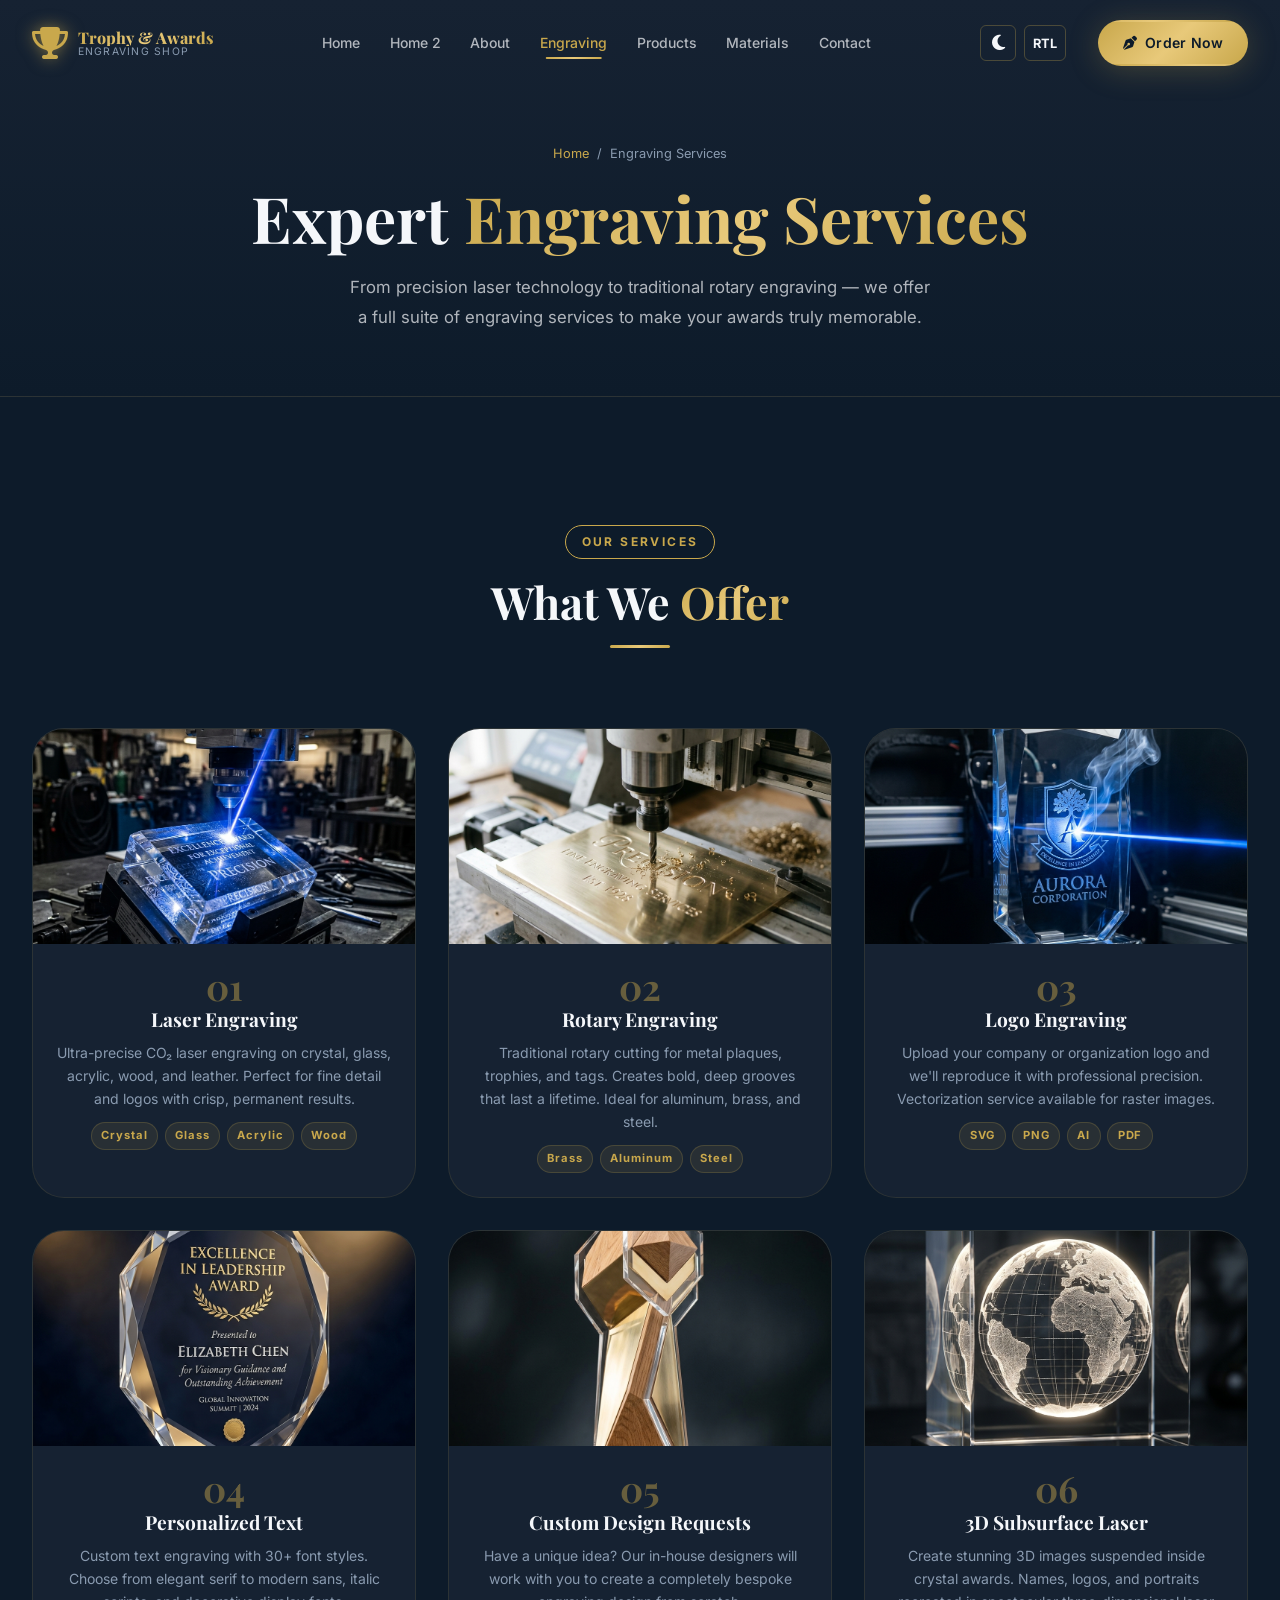
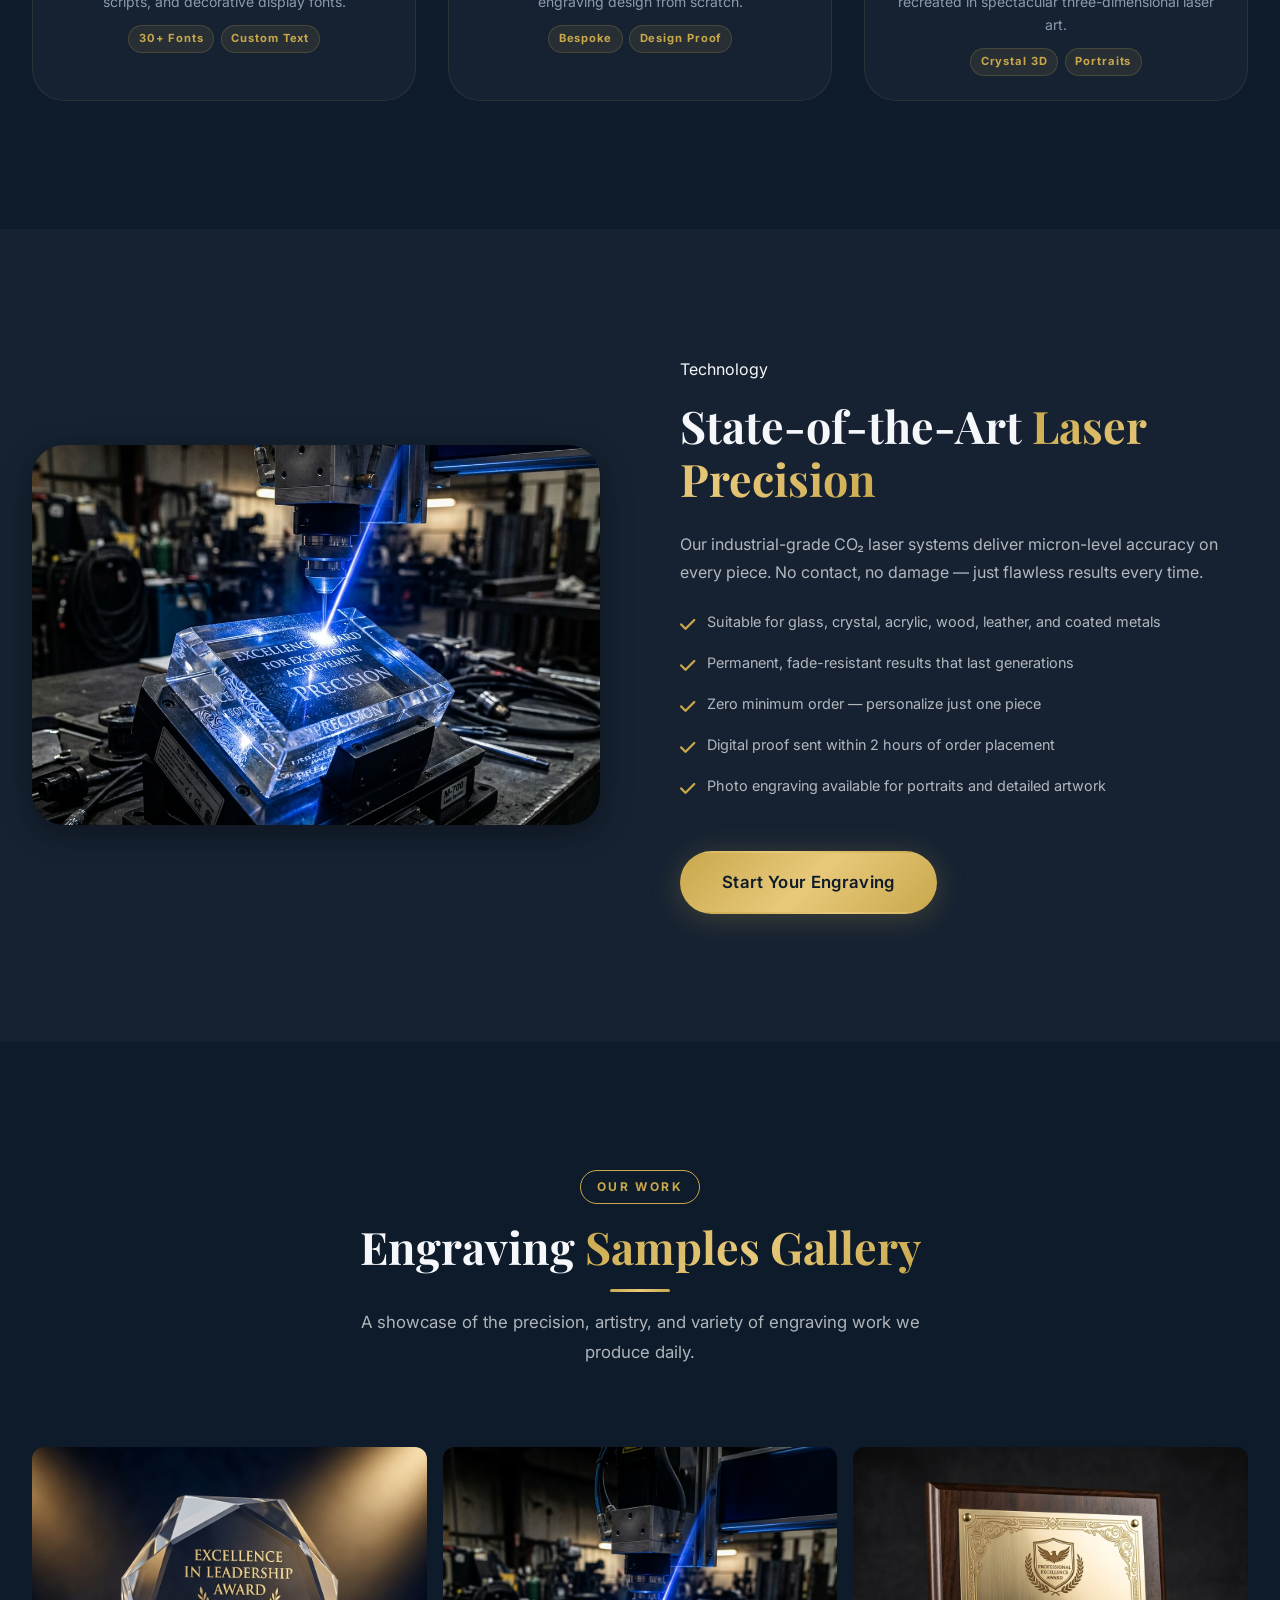
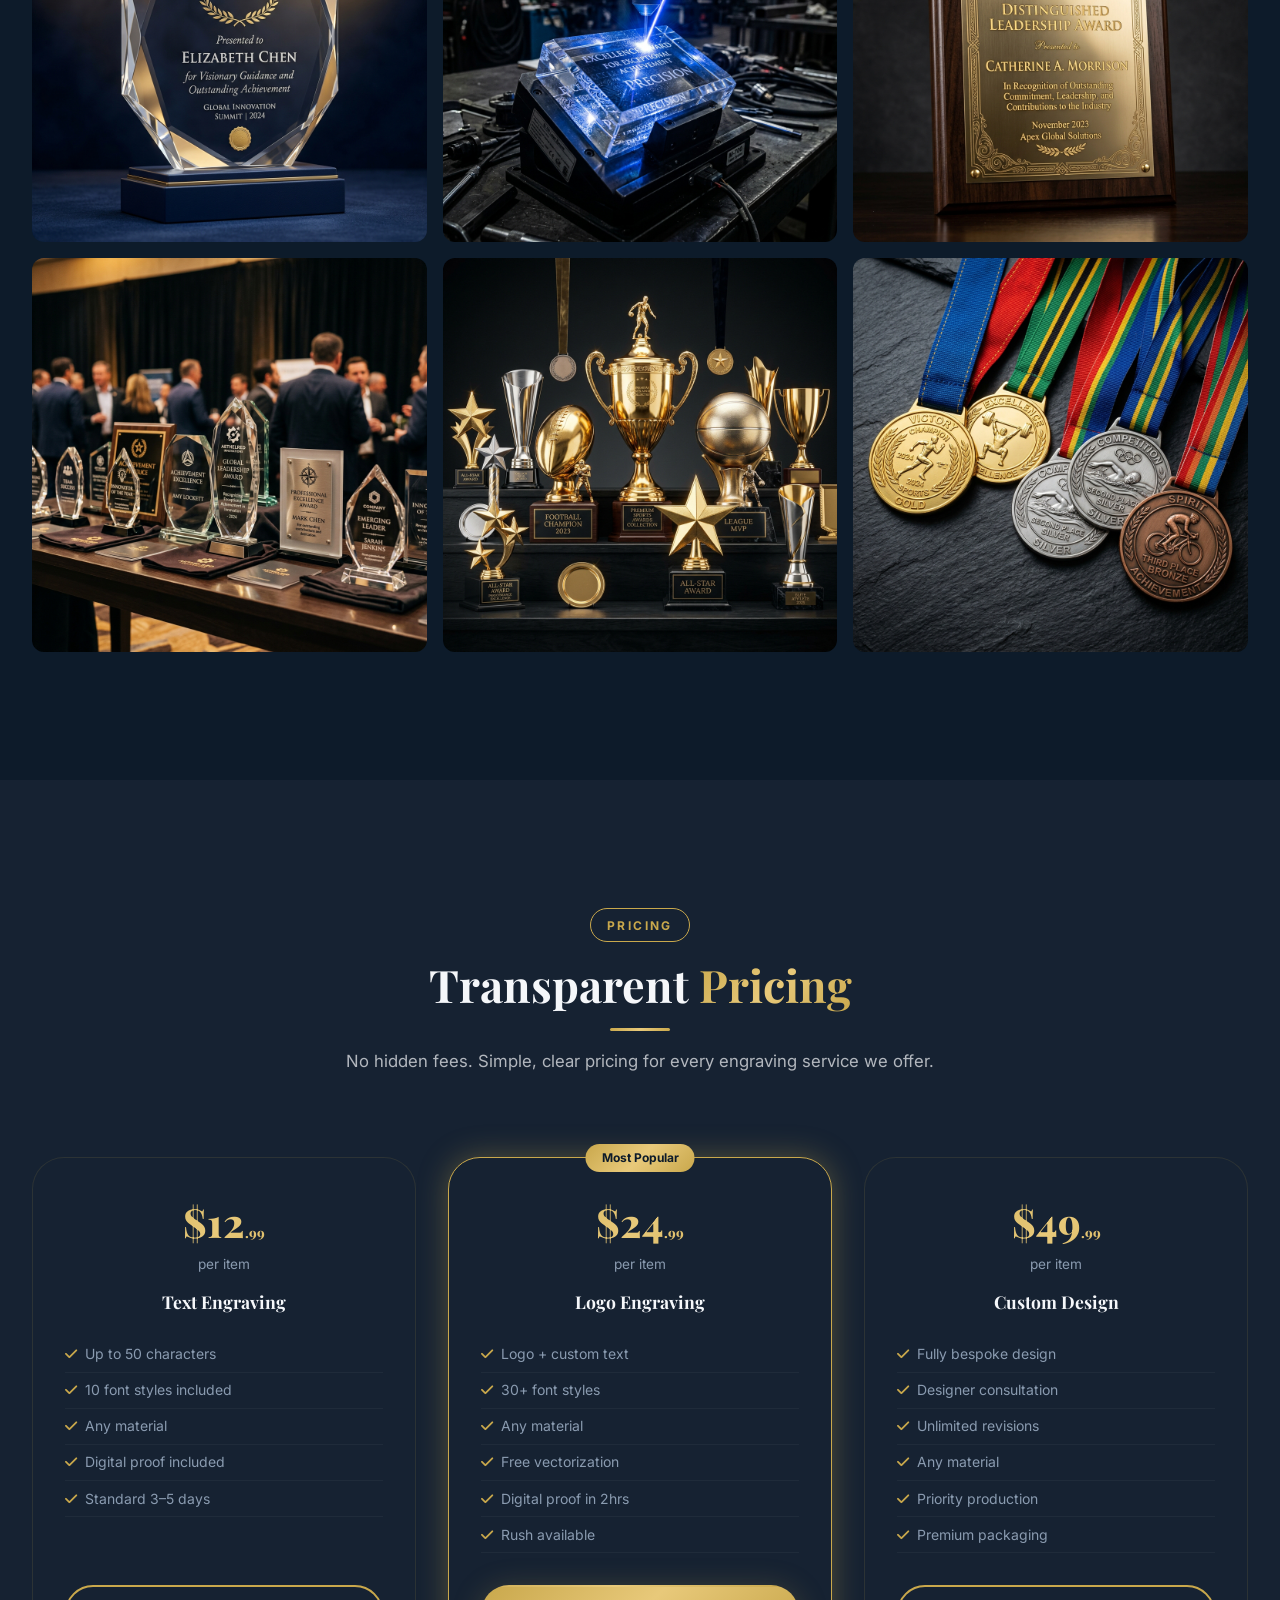
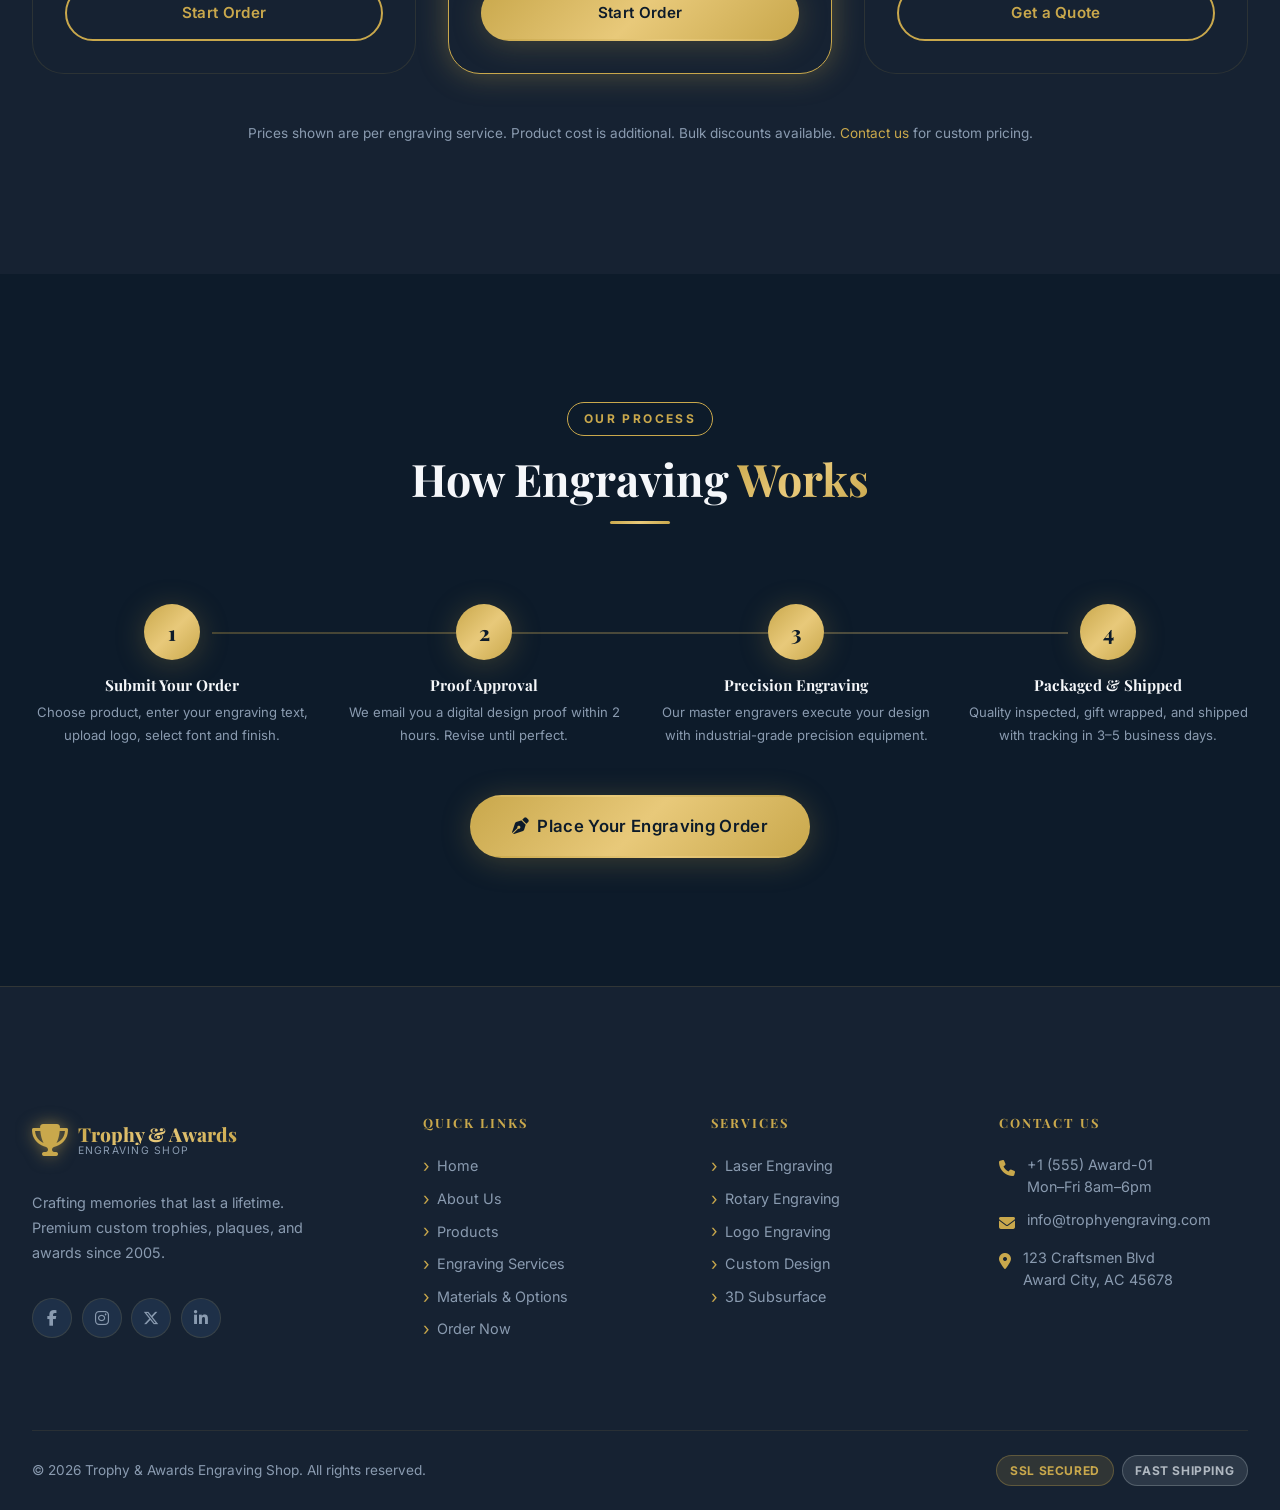
<file: engraving-services.html>
<!DOCTYPE html>
<html lang="en">
<head>
  <meta charset="UTF-8" />
  <meta name="viewport" content="width=device-width, initial-scale=1.0" />
  <title>Engraving Services | Trophy & Awards Engraving Shop</title>
  <meta name="description" content="Professional laser engraving, rotary engraving, logo engraving, and custom design services for trophies, plaques, crystal and metal awards." />
  <link rel="preconnect" href="https://fonts.googleapis.com" />
  <link rel="preconnect" href="https://fonts.gstatic.com" crossorigin />
  <link href="https://fonts.googleapis.com/css2?family=Playfair+Display:ital,wght@0,400;0,600;0,700;0,800;1,400;1,700&family=Inter:wght@300;400;500;600;700&display=swap" rel="stylesheet" />
  <link rel="stylesheet" href="https://cdnjs.cloudflare.com/ajax/libs/font-awesome/6.5.0/css/all.min.css" />
  <link rel="stylesheet" href="css/style.css" />
  <link rel="stylesheet" href="css/components.css" />
  <link rel="stylesheet" href="css/animations.css" />
  <style>
    .page-hero { padding:9rem 0 4rem; background:linear-gradient(180deg,var(--navy-mid) 0%,var(--navy) 100%); border-bottom:1px solid rgba(201,168,76,0.12); text-align:center; }
    .page-hero .breadcrumb { display:flex;align-items:center;justify-content:center;gap:0.5rem;font-size:0.8rem;color:var(--text-muted);margin-bottom:var(--space-sm); }
    .page-hero .breadcrumb a { color:var(--gold); }

    /* Service hero cards */
    .service-hero-grid { display:grid; grid-template-columns:repeat(3,1fr); gap:var(--space-lg); }
    .service-hero-card {
      background:var(--navy-mid); border:1px solid rgba(201,168,76,0.12); border-radius:var(--radius-xl);
      overflow:hidden; transition:all var(--transition-normal); cursor:pointer;
    }
    .service-hero-card:hover { border-color:rgba(201,168,76,0.4); transform:translateY(-8px); box-shadow:var(--shadow-hover); }
    .service-card-img { height: auto; aspect-ratio: 16 / 9; overflow:hidden; }
    .service-card-img img { width:100%;height:100%;object-fit:cover;transition:transform 0.5s ease; }
    .service-hero-card:hover .service-card-img img { transform:scale(1.08); }
    .service-card-body { padding:1.5rem; display: flex; flex-direction: column; align-items: center; text-align: center; }
    .service-card-body .service-num { font-size:2.25rem;font-family:var(--font-heading);color:rgba(201,168,76,0.45);line-height:1;font-weight:700;transition:color var(--transition-normal); }
    :root.light-theme .service-card-body .service-num { color:var(--gold-dark); }
    .service-card-body h3 { font-size:1.2rem;color:var(--white);margin:0.3rem 0 0.6rem; }
    .service-card-body p { font-size:0.875rem;color:var(--text-muted);line-height:1.65; }
    .service-tags { display:flex;flex-wrap:wrap;gap:0.4rem;margin-top:0.75rem; justify-content: center; }
    .service-tag { font-size:0.7rem;font-weight:700;letter-spacing:0.08em;padding:0.25rem 0.6rem;border-radius:var(--radius-full);background:rgba(201,168,76,0.1);color:var(--gold);border:1px solid rgba(201,168,76,0.2); }

    /* Feature split */
    .feature-split { display:grid;grid-template-columns:1fr 1fr;gap:var(--space-2xl);align-items:center; }
    .feature-img { border-radius:var(--radius-xl);overflow:hidden;box-shadow:var(--shadow-card); }
    .feature-img img { width:100%;height:380px;object-fit:cover; }
    .feature-list { list-style:none;margin-top:var(--space-md);display:inline-flex;flex-direction:column;gap:0.75rem;text-align:left; }
    .feature-list li { display:flex;gap:0.75rem;align-items:flex-start;justify-content:flex-start;font-size:0.9rem;color:var(--white-70);text-align:left; }
    .feature-list li .check { color:var(--gold);font-size:1.1rem;flex-shrink:0;margin-top:0.05rem; }

    /* Gallery */
    .gallery-grid { display:grid;grid-template-columns:repeat(3,1fr);gap:var(--space-sm); }
    .gallery-item { border-radius:var(--radius-md);overflow:hidden;aspect-ratio:1;cursor:pointer;transition:all var(--transition-normal); }
    .gallery-item img { width:100%;height:100%;object-fit:cover;transition:transform 0.5s ease; }
    .gallery-item:hover img { transform:scale(1.08); }

    /* Pricing table */
    .pricing-cards { display:grid;grid-template-columns:repeat(3,1fr);gap:var(--space-lg); }
    .pricing-card {
      background:var(--navy-mid);border:1px solid rgba(201,168,76,0.12);border-radius:var(--radius-xl);
      padding:2rem;text-align:center;transition:all var(--transition-normal);position:relative;
      display:flex;flex-direction:column;
    }
    .pricing-card .btn {
      margin-top:auto;
    }
    .pricing-card.featured { border-color:var(--gold);box-shadow:var(--shadow-glow); }
    .pricing-card.featured::before { content:'Most Popular';position:absolute;top:-14px;left:50%;transform:translateX(-50%);background:var(--gold-gradient);color:var(--navy);font-size:0.75rem;font-weight:700;padding:0.3rem 1rem;border-radius:var(--radius-full); }
    .pricing-card:hover { transform:translateY(-6px);box-shadow:var(--shadow-card); }
    .pricing-card .price-amount { font-family:var(--font-heading);font-size:2.5rem;font-weight:800;background:var(--gold-gradient);-webkit-background-clip:text;-webkit-text-fill-color:transparent;background-clip:text; }
    .pricing-card .price-unit { font-size:0.85rem;color:var(--text-muted); }
    .pricing-card h3 { font-size:1.1rem;color:var(--white);margin:var(--space-sm) 0 var(--space-md); }
    .pricing-card ul { list-style:none;margin-bottom:var(--space-lg);text-align:left; }
    .pricing-card ul li { font-size:0.875rem;color:var(--text-muted);padding:0.4rem 0;border-bottom:1px solid rgba(255,255,255,0.04);display:flex;gap:0.5rem;align-items:center; }
    .pricing-card ul li::before { content:'\f00c'; font-family: 'Font Awesome 6 Free'; font-weight: 900;color:var(--gold);flex-shrink:0; }

    @media(max-width:992px){
      .service-hero-grid { grid-template-columns:1fr 1fr; }
      .pricing-cards { grid-template-columns:1fr 1fr; }
      .pricing-cards .pricing-card:last-child {
        grid-column: span 2;
        justify-self: center;
        width: 100%;
        max-width: 380px;
      }
      .feature-split { grid-template-columns:1fr; }
      .gallery-grid { grid-template-columns:repeat(3,1fr); }
    }
    @media(max-width:640px){
      .service-hero-grid { grid-template-columns:1fr; }
      .pricing-cards { grid-template-columns:1fr; }
      .pricing-cards .pricing-card:last-child {
        grid-column: auto;
        max-width: 100%;
      }
      .gallery-grid { grid-template-columns:repeat(2,1fr); }
    }
  </style>
  <link rel="icon" href="data:image/svg+xml,<svg xmlns=%22http://www.w3.org/2000/svg%22 viewBox=%220 0 576 512%22><path fill=%22%23c9a84c%22 d=%22M400 0H176c-26.5 0-48.1 21.8-47.1 48.2c.2 5.3 .4 10.6 .7 15.8H24C10.7 64 0 74.7 0 88c0 92.6 33.5 157 78.5 200.7c44.3 43.1 98.3 64.8 138.1 75.8c23.4 6.5 39.4 26 39.4 45.6c0 20.9-17 37.9-37.9 37.9H192c-17.7 0-32 14.3-32 32s14.3 32 32 32h192c17.7 0 32-14.3 32-32s-14.3-32-32-32h-26.1c-20.9 0-37.9-17-37.9-37.9c0-19.6 16-39.2 39.4-45.6c39.9-11 93.9-32.7 138.2-75.8C542.5 245 576 180.6 576 88c0-13.3-10.7-24-24-24h-105.5c.3-5.2 .5-10.5 .7-15.8C448.1 21.8 426.5 0 400 0zM48 88H132.8c2.8 44.5 9 86.8 18.2 124.6C103 175.7 48 123.6 48 88zM425 212.6c9.3-37.8 15.4-80.1 18.2-124.6H528c0 35.6-55 87.7-103 124.6z%22/></svg>" type="image/svg+xml">
</head>
<body>

<!-- Navbar -->
<nav class="navbar" id="navbar">
  <div class="container">
    <div class="nav-inner">
      <a href="index.html" class="nav-logo"><span class="nav-logo-icon" style="font-size:2rem;"><i class="fa-solid fa-trophy" style="color: var(--gold);"></i></span><span class="nav-logo-text"><span class="brand-name">Trophy & Awards</span><span class="brand-sub">Engraving Shop</span></span></a>
      <ul class="nav-links">
        <li><a href="index.html" class="nav-link">Home</a></li>
        <li><a href="home2.html" class="nav-link">Home 2</a></li>
        <li><a href="about.html" class="nav-link">About</a></li>
        <li><a href="engraving-services.html" class="nav-link active">Engraving</a></li>
        <li><a href="products.html" class="nav-link">Products</a></li>
        <li><a href="materials.html" class="nav-link">Materials</a></li>
        <li><a href="contact.html" class="nav-link">Contact</a></li>
      </ul>
            <div class="nav-cta">
        <div class="theme-rtl-controls">
          <button id="theme-toggle" class="btn-theme" aria-label="Toggle Theme" title="Toggle Theme"><i class="fa-solid fa-moon"></i></button>
          <button id="rtl-toggle" class="btn-rtl" aria-label="Toggle RTL" title="Toggle RTL">RTL</button>
        </div>
        <a href="order.html" class="btn btn-primary btn-sm"><i class="fa-solid fa-pen-nib"></i> Order Now</a>
        <button class="hamburger" id="hamburger-btn" aria-label="Toggle menu"><span></span><span></span><span></span></button>
      </div>
    </div>
  </div>
</nav>
<div class="mobile-overlay" id="mobile-overlay"></div>
<aside class="mobile-menu" id="mobile-menu">
  <div class="mobile-menu-header"><a href="index.html" class="nav-logo"><span class="nav-logo-icon" style="font-size:2rem;"><i class="fa-solid fa-trophy" style="color: var(--gold);"></i></span><span class="nav-logo-text"><span class="brand-name">Trophy & Awards</span><span class="brand-sub">Engraving Shop</span></span></a><button class="mobile-close" id="mobile-close-btn">✕</button></div>
  <nav class="mobile-nav-links">
    <a href="index.html" class="mobile-nav-link"><span class="link-icon"><i class="fa-solid fa-house"></i></span>Home</a>
    <a href="home2.html" class="mobile-nav-link"><span class="link-icon"><i class="fa-solid fa-star"></i></span>Home 2</a>
    <a href="about.html" class="mobile-nav-link"><span class="link-icon"><i class="fa-solid fa-circle-info"></i></span>About Us</a>
    <a href="engraving-services.html" class="mobile-nav-link active"><span class="link-icon"><i class="fa-solid fa-pen-nib"></i></span>Engraving Services</a>
    <a href="products.html" class="mobile-nav-link"><span class="link-icon"><i class="fa-solid fa-trophy"></i></span>Products</a>
    <a href="materials.html" class="mobile-nav-link"><span class="link-icon"><i class="fa-regular fa-gem"></i></span>Materials & Options</a>
    <a href="contact.html" class="mobile-nav-link"><span class="link-icon"><i class="fa-solid fa-phone"></i></span>Contact</a>
  </nav>
  <div class="theme-rtl-controls mobile-theme-rtl">
    <button class="btn-theme" aria-label="Toggle Theme" title="Toggle Theme"><i class="fa-solid fa-moon"></i></button>
    <button class="btn-rtl" aria-label="Toggle RTL" title="Toggle RTL">RTL</button>
  </div>
  <div class="mobile-menu-footer"><a href="order.html" class="btn btn-primary"><i class="fa-solid fa-pen-nib"></i> Order Now</a><a href="contact.html#quote" class="mobile-quote-btn">Request a Free Quote →</a></div>
</aside>

<!-- Page Hero -->
<section class="page-hero">
  <div class="container">
    <nav class="breadcrumb"><a href="index.html">Home</a><span>/</span><span>Engraving Services</span></nav>
    <h1 class="fade-up">Expert <span class="text-gradient">Engraving Services</span></h1>
    <p class="fade-up anim-delay-1" style="max-width:580px;margin:1rem auto 0;font-size:1.05rem;">
      From precision laser technology to traditional rotary engraving — we offer a full suite of 
      engraving services to make your awards truly memorable.
    </p>
  </div>
</section>

<!-- Services Grid -->
<section class="section">
  <div class="container">
    <div class="section-header">
      <span class="section-tag">Our Services</span>
      <h2>What We <span class="text-gradient">Offer</span></h2>
      <div class="gold-divider"></div>
    </div>
    <div class="service-hero-grid stagger-children">
      <div class="service-hero-card reveal">
        <div class="service-card-img"><img src="images/laser_engraving.png" alt="Laser engraving" loading="lazy" /></div>
        <div class="service-card-body">
          <div class="service-num">01</div>
          <h3>Laser Engraving</h3>
          <p>Ultra-precise CO₂ laser engraving on crystal, glass, acrylic, wood, and leather. Perfect for fine detail and logos with crisp, permanent results.</p>
          <div class="service-tags">
            <span class="service-tag">Crystal</span><span class="service-tag">Glass</span><span class="service-tag">Acrylic</span><span class="service-tag">Wood</span>
          </div>
        </div>
      </div>
      <div class="service-hero-card reveal delay-1">
        <div class="service-card-img"><img src="images/rotary_engraving_process.png" alt="Rotary engraving on metal" loading="lazy" /></div>
        <div class="service-card-body">
          <div class="service-num">02</div>
          <h3>Rotary Engraving</h3>
          <p>Traditional rotary cutting for metal plaques, trophies, and tags. Creates bold, deep grooves that last a lifetime. Ideal for aluminum, brass, and steel.</p>
          <div class="service-tags">
            <span class="service-tag">Brass</span><span class="service-tag">Aluminum</span><span class="service-tag">Steel</span>
          </div>
        </div>
      </div>
      <div class="service-hero-card reveal delay-2">
        <div class="service-card-img"><img src="images/logo_engraving_process.png" alt="Logo engraving" loading="lazy" /></div>
        <div class="service-card-body">
          <div class="service-num">03</div>
          <h3>Logo Engraving</h3>
          <p>Upload your company or organization logo and we'll reproduce it with professional precision. Vectorization service available for raster images.</p>
          <div class="service-tags">
            <span class="service-tag">SVG</span><span class="service-tag">PNG</span><span class="service-tag">AI</span><span class="service-tag">PDF</span>
          </div>
        </div>
      </div>
      <div class="service-hero-card reveal delay-3">
        <div class="service-card-img"><img src="images/crystal_award.png" alt="Personalized text engraving" loading="lazy" /></div>
        <div class="service-card-body">
          <div class="service-num">04</div>
          <h3>Personalized Text</h3>
          <p>Custom text engraving with 30+ font styles. Choose from elegant serif to modern sans, italic scripts, and decorative display fonts.</p>
          <div class="service-tags">
            <span class="service-tag">30+ Fonts</span><span class="service-tag">Custom Text</span>
          </div>
        </div>
      </div>
      <div class="service-hero-card reveal delay-4">
        <div class="service-card-img"><img src="images/custom_design_award.png" alt="Custom design" loading="lazy" /></div>
        <div class="service-card-body">
          <div class="service-num">05</div>
          <h3>Custom Design Requests</h3>
          <p>Have a unique idea? Our in-house designers will work with you to create a completely bespoke engraving design from scratch.</p>
          <div class="service-tags">
            <span class="service-tag">Bespoke</span><span class="service-tag">Design Proof</span>
          </div>
        </div>
      </div>
      <div class="service-hero-card reveal delay-5">
        <div class="service-card-img"><img src="images/subsurface_laser_engraving.png" alt="3D subsurface laser" loading="lazy" /></div>
        <div class="service-card-body">
          <div class="service-num">06</div>
          <h3>3D Subsurface Laser</h3>
          <p>Create stunning 3D images suspended inside crystal awards. Names, logos, and portraits recreated in spectacular three-dimensional laser art.</p>
          <div class="service-tags">
            <span class="service-tag">Crystal 3D</span><span class="service-tag">Portraits</span>
          </div>
        </div>
      </div>
    </div>
  </div>
</section>

<!-- Laser Engraving Feature Split -->
<section class="section" style="background:var(--navy-mid);">
  <div class="container">
    <div class="feature-split">
      <div class="reveal-left">
        <img src="images/laser_engraving.png" alt="Laser engraving process" class="feature-img" loading="lazy" style="border-radius:var(--radius-xl);box-shadow:var(--shadow-card);height:380px;object-fit:cover;width:100%;" />
      </div>
      <div class="reveal-right">
        <span class="section-tag">Technology</span>
        <h2 class="mt-sm">State-of-the-Art <span class="text-gradient">Laser Precision</span></h2>
        <p class="mt-md">Our industrial-grade CO₂ laser systems deliver micron-level accuracy on every piece. No contact, no damage — just flawless results every time.</p>
        <ul class="feature-list mt-md">
          <li><span class="check"><i class="fa-solid fa-check"></i></span>Suitable for glass, crystal, acrylic, wood, leather, and coated metals</li>
          <li><span class="check"><i class="fa-solid fa-check"></i></span>Permanent, fade-resistant results that last generations</li>
          <li><span class="check"><i class="fa-solid fa-check"></i></span>Zero minimum order — personalize just one piece</li>
          <li><span class="check"><i class="fa-solid fa-check"></i></span>Digital proof sent within 2 hours of order placement</li>
          <li><span class="check"><i class="fa-solid fa-check"></i></span>Photo engraving available for portraits and detailed artwork</li>
        </ul>
        <div class="mt-xl">
          <a href="order.html" class="btn btn-primary btn-lg">Start Your Engraving</a>
        </div>
      </div>
    </div>
  </div>
</section>

<!-- Samples Gallery -->
<section class="section">
  <div class="container">
    <div class="section-header">
      <span class="section-tag">Our Work</span>
      <h2>Engraving <span class="text-gradient">Samples Gallery</span></h2>
      <div class="gold-divider"></div>
      <p>A showcase of the precision, artistry, and variety of engraving work we produce daily.</p>
    </div>
    <div class="gallery-grid stagger-children">
      <div class="gallery-item"><img src="images/crystal_award.png" alt="Crystal laser engraving sample" loading="lazy" /></div>
      <div class="gallery-item"><img src="images/laser_engraving.png" alt="Laser process close-up" loading="lazy" /></div>
      <div class="gallery-item"><img src="images/plaque_metal.png" alt="Metal plaque engraving" loading="lazy" /></div>
      <div class="gallery-item"><img src="images/corporate_awards.png" alt="Corporate award engraving" loading="lazy" /></div>
      <div class="gallery-item"><img src="images/trophy_collection.png" alt="Trophy engraving" loading="lazy" /></div>
      <div class="gallery-item"><img src="images/medals_collection.png" alt="Medal engraving" loading="lazy" /></div>
    </div>
  </div>
</section>

<!-- Pricing Overview -->
<section class="section" style="background:var(--navy-mid);">
  <div class="container">
    <div class="section-header">
      <span class="section-tag">Pricing</span>
      <h2>Transparent <span class="text-gradient">Pricing</span></h2>
      <div class="gold-divider"></div>
      <p>No hidden fees. Simple, clear pricing for every engraving service we offer.</p>
    </div>
    <div class="pricing-cards">
      <div class="pricing-card reveal">
        <div class="price-amount">$12<span class="price-unit">.99</span></div>
        <div class="price-unit">per item</div>
        <h3>Text Engraving</h3>
        <ul>
          <li>Up to 50 characters</li>
          <li>10 font styles included</li>
          <li>Any material</li>
          <li>Digital proof included</li>
          <li>Standard 3–5 days</li>
        </ul>
        <a href="order.html" class="btn btn-outline" style="width:100%;justify-content:center;">Start Order</a>
      </div>
      <div class="pricing-card featured reveal delay-1">
        <div class="price-amount">$24<span class="price-unit">.99</span></div>
        <div class="price-unit">per item</div>
        <h3>Logo Engraving</h3>
        <ul>
          <li>Logo + custom text</li>
          <li>30+ font styles</li>
          <li>Any material</li>
          <li>Free vectorization</li>
          <li>Digital proof in 2hrs</li>
          <li>Rush available</li>
        </ul>
        <a href="order.html" class="btn btn-primary" style="width:100%;justify-content:center;">Start Order</a>
      </div>
      <div class="pricing-card reveal delay-2">
        <div class="price-amount">$49<span class="price-unit">.99</span></div>
        <div class="price-unit">per item</div>
        <h3>Custom Design</h3>
        <ul>
          <li>Fully bespoke design</li>
          <li>Designer consultation</li>
          <li>Unlimited revisions</li>
          <li>Any material</li>
          <li>Priority production</li>
          <li>Premium packaging</li>
        </ul>
        <a href="contact.html" class="btn btn-outline" style="width:100%;justify-content:center;">Get a Quote</a>
      </div>
    </div>
    <p class="text-center text-muted mt-xl" style="font-size:0.85rem;">
      Prices shown are per engraving service. Product cost is additional. 
      Bulk discounts available. <a href="contact.html" style="color:var(--gold);">Contact us</a> for custom pricing.
    </p>
  </div>
</section>

<!-- Process Timeline -->
<section class="section">
  <div class="container">
    <div class="section-header">
      <span class="section-tag">Our Process</span>
      <h2>How Engraving <span class="text-gradient">Works</span></h2>
      <div class="gold-divider"></div>
    </div>
    <div class="process-steps reveal">
      <div class="process-step">
        <div class="step-number">1</div>
        <h4>Submit Your Order</h4>
        <p>Choose product, enter your engraving text, upload logo, select font and finish.</p>
      </div>
      <div class="process-step">
        <div class="step-number">2</div>
        <h4>Proof Approval</h4>
        <p>We email you a digital design proof within 2 hours. Revise until perfect.</p>
      </div>
      <div class="process-step">
        <div class="step-number">3</div>
        <h4>Precision Engraving</h4>
        <p>Our master engravers execute your design with industrial-grade precision equipment.</p>
      </div>
      <div class="process-step">
        <div class="step-number">4</div>
        <h4>Packaged & Shipped</h4>
        <p>Quality inspected, gift wrapped, and shipped with tracking in 3–5 business days.</p>
      </div>
    </div>
    <div class="text-center mt-xl">
      <a href="order.html" class="btn btn-primary btn-lg">
        <i class="fa-solid fa-pen-nib"></i> Place Your Engraving Order
      </a>
    </div>
  </div>
</section>

<!-- Footer -->
<footer class="footer">
  <div class="container">
    <div class="footer-grid">
      <div class="footer-brand"><a href="index.html" class="nav-logo"><span class="nav-logo-icon" style="font-size:2rem;"><i class="fa-solid fa-trophy" style="color: var(--gold);"></i></span><span class="nav-logo-text"><span class="brand-name" style="font-size:1.2rem;">Trophy & Awards</span><span class="brand-sub">Engraving Shop</span></span></a><p>Crafting memories that last a lifetime. Premium custom trophies, plaques, and awards since 2005.</p><div class="footer-social"><a href="#" class="social-link"><i class="fa-brands fa-facebook-f"></i></a><a href="#" class="social-link"><i class="fa-brands fa-instagram"></i></a><a href="#" class="social-link"><i class="fa-brands fa-x-twitter"></i></a><a href="#" class="social-link"><i class="fa-brands fa-linkedin-in"></i></a></div></div>
      <div><h4 class="footer-heading">Quick Links</h4><ul class="footer-links"><li><a href="index.html">Home</a></li><li><a href="about.html">About Us</a></li><li><a href="products.html">Products</a></li><li><a href="engraving-services.html">Engraving Services</a></li><li><a href="materials.html">Materials & Options</a></li><li><a href="order.html">Order Now</a></li></ul></div>
      <div><h4 class="footer-heading">Services</h4><ul class="footer-links"><li><a href="engraving-services.html">Laser Engraving</a></li><li><a href="engraving-services.html">Rotary Engraving</a></li><li><a href="engraving-services.html">Logo Engraving</a></li><li><a href="engraving-services.html">Custom Design</a></li><li><a href="engraving-services.html">3D Subsurface</a></li></ul></div>
      <div><h4 class="footer-heading">Contact Us</h4><div class="footer-contact-item"><span class="icon"><i class="fa-solid fa-phone" style="color: var(--gold);"></i></span><span>+1 (555) Award-01<br>Mon–Fri 8am–6pm</span></div><div class="footer-contact-item"><span class="icon"><i class="fa-solid fa-envelope" style="color: var(--gold);"></i></span><span>info@trophyengraving.com</span></div><div class="footer-contact-item"><span class="icon"><i class="fa-solid fa-location-dot" style="color: var(--gold);"></i></span><span>123 Craftsmen Blvd<br>Award City, AC 45678</span></div></div>
    </div>
    <div class="footer-bottom"><p>© 2026 Trophy & Awards Engraving Shop. All rights reserved.</p><div class="footer-badges"><span class="badge badge-gold">SSL Secured</span><span class="badge badge-silver">Fast Shipping</span></div></div>
  </div>
</footer>
<button id="back-to-top" aria-label="Back to top"><i class="fa-solid fa-chevron-up"></i></button>
<script src="js/main.js"></script>
</body>
</html>
</file>
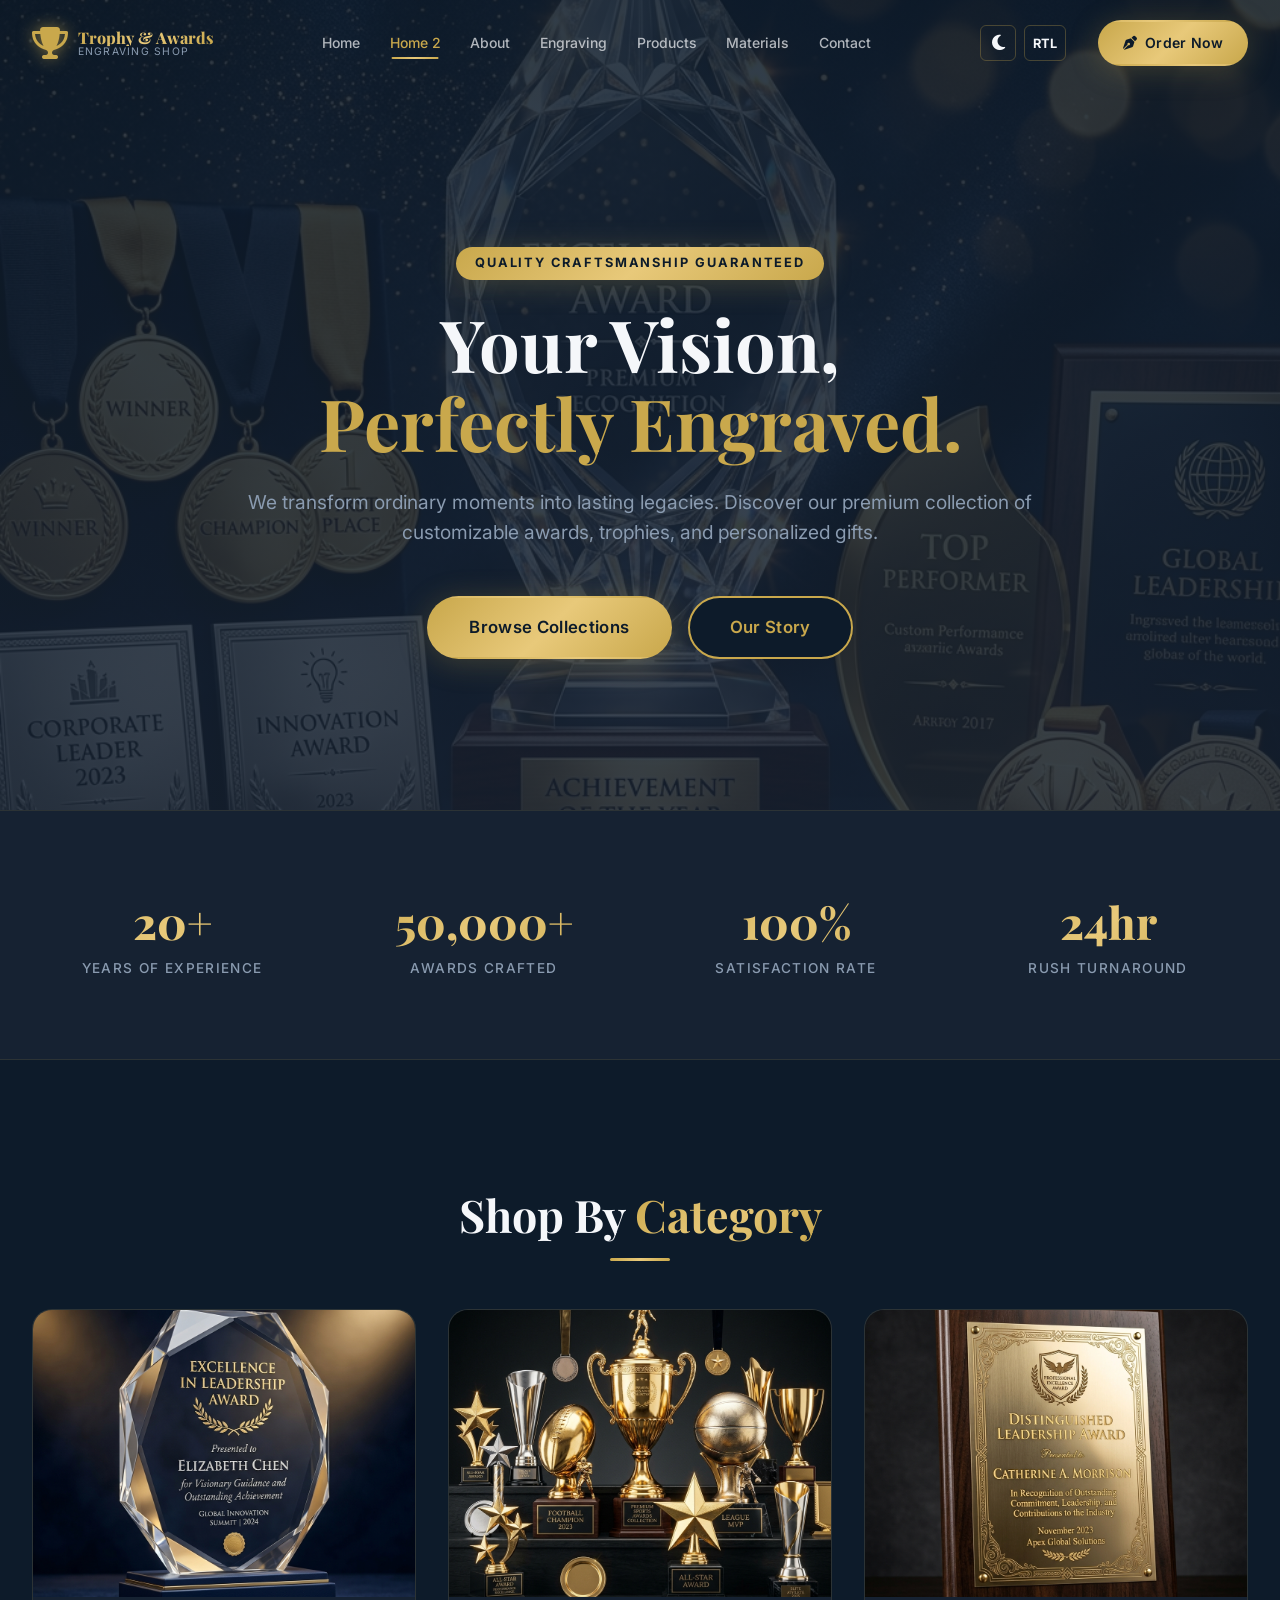
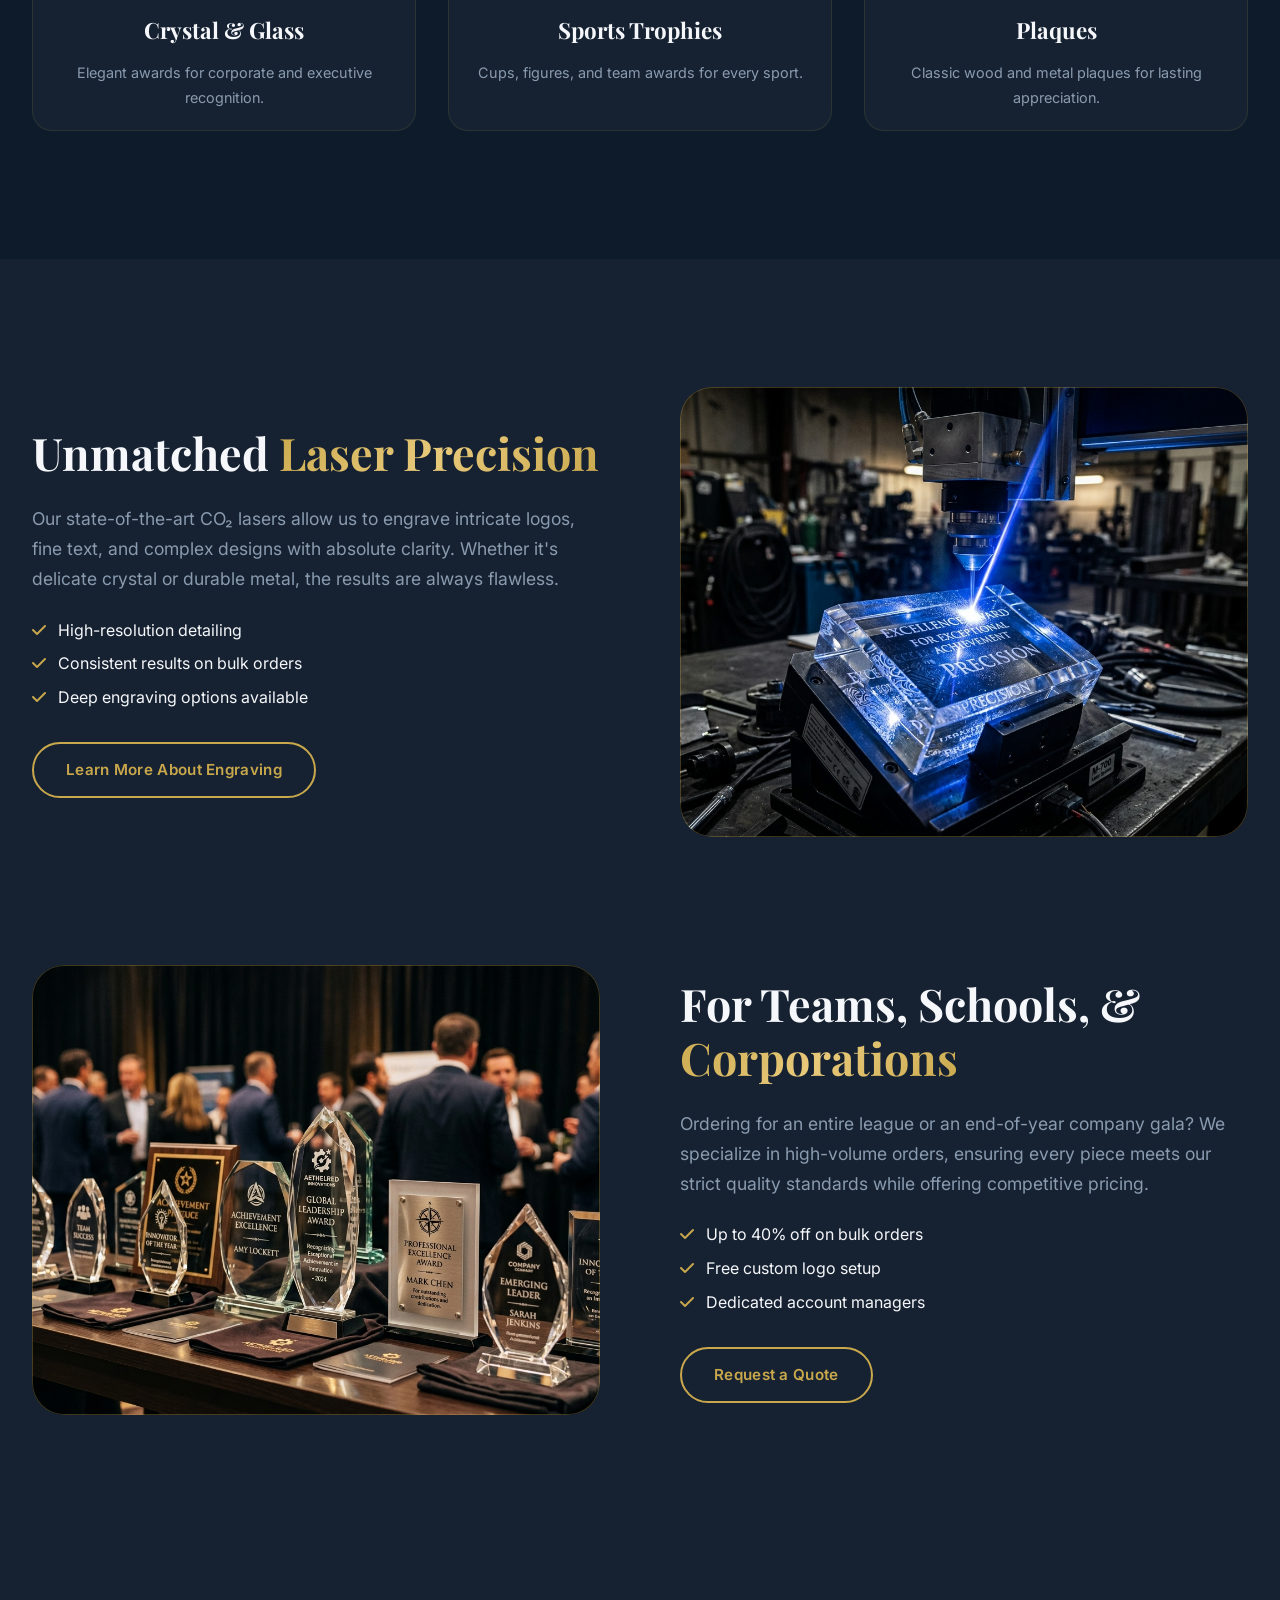
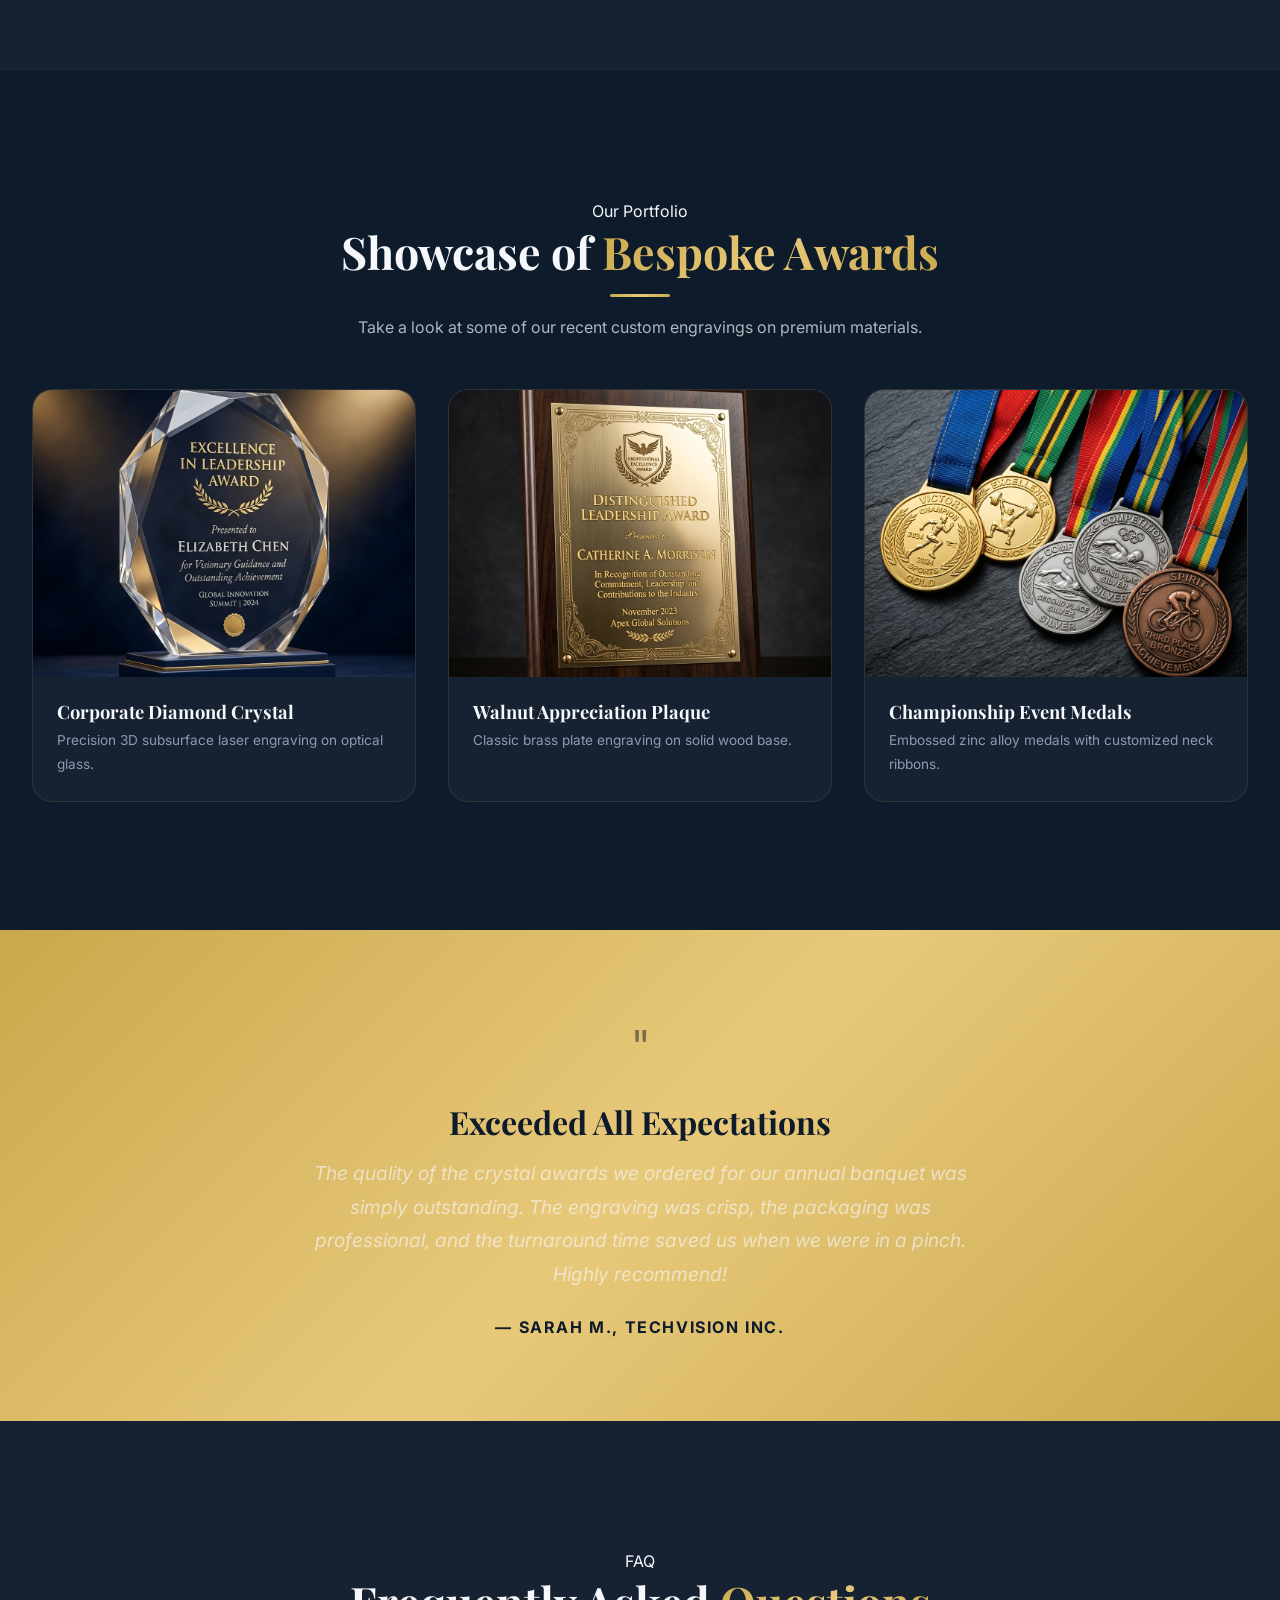
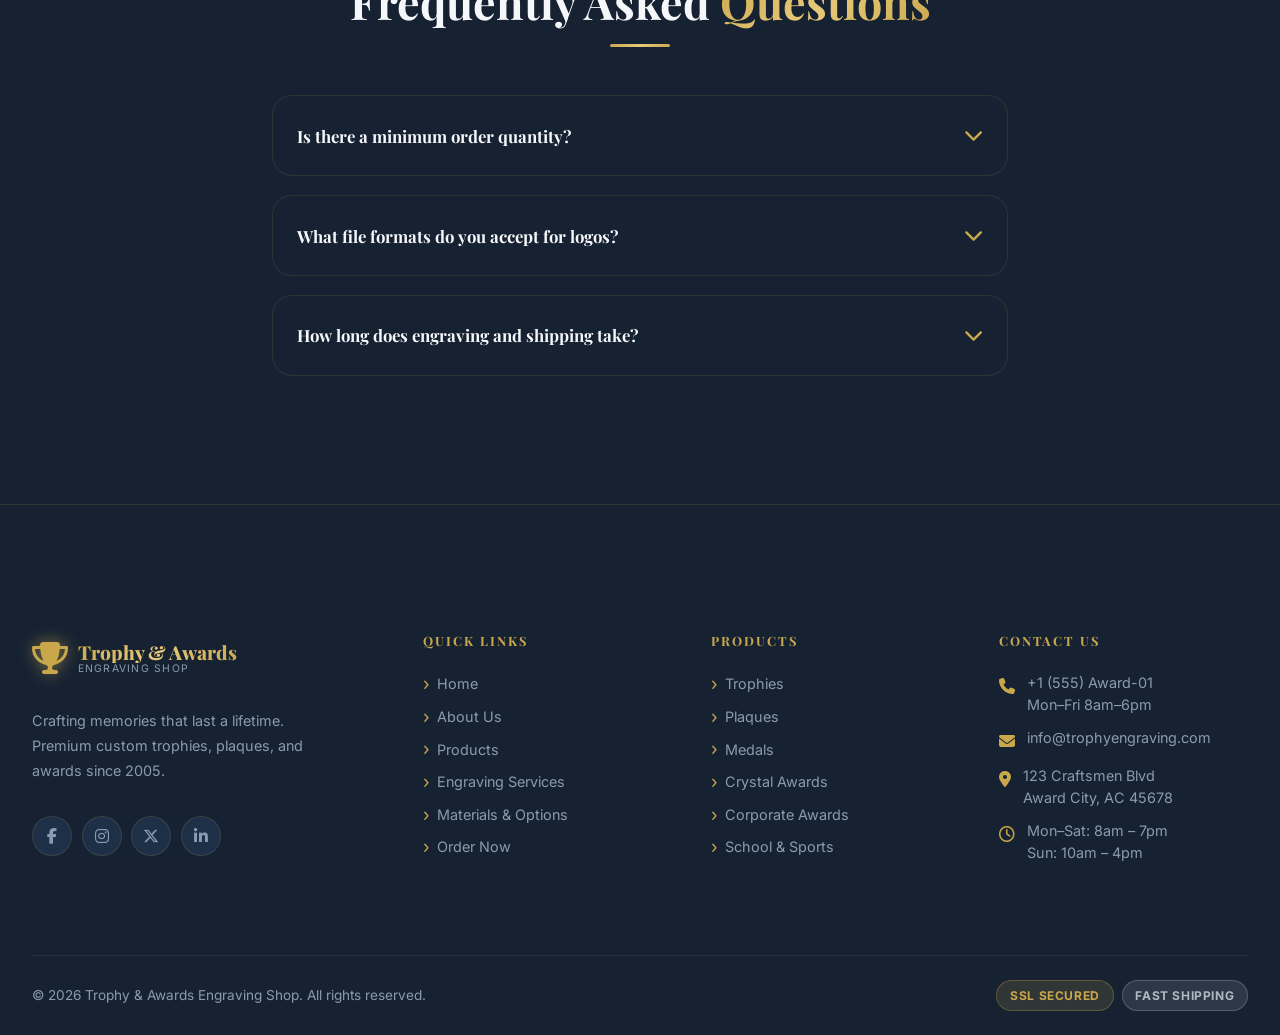
<file: home2.html>
<!DOCTYPE html>
<html lang="en">
<head>
  <meta charset="UTF-8" />
  <meta name="viewport" content="width=device-width, initial-scale=1.0" />
  <title>Trophy & Awards Engraving Shop | Alternate Home</title>
  <meta name="description" content="Premium custom trophies, plaques, medals and crystal awards with expert laser and rotary engraving. Serving schools, sports clubs and corporate clients." />

  <!-- Fonts -->
  <link rel="preconnect" href="https://fonts.googleapis.com" />
  <link rel="preconnect" href="https://fonts.gstatic.com" crossorigin />
  <link href="https://fonts.googleapis.com/css2?family=Playfair+Display:ital,wght@0,400;0,600;0,700;0,800;1,400;1,700&family=Inter:wght@300;400;500;600;700&display=swap" rel="stylesheet" />

  <!-- Icons -->
  <link rel="stylesheet" href="https://cdnjs.cloudflare.com/ajax/libs/font-awesome/6.5.0/css/all.min.css" />

  <!-- Styles -->
  <link rel="stylesheet" href="css/style.css" />
  <link rel="stylesheet" href="css/components.css" />
  <link rel="stylesheet" href="css/animations.css" />

  <style>
    /* ── Alternate Home Styles ── */
    
    /* Hero */
    .home2-hero { 
      min-height: 90vh; 
      display: flex; align-items: center; justify-content: center;
      text-align: center;
      position: relative;
    }
    .home2-hero .hero-bg {
      background-image: url('images/hero_main.png'); /* Fallback image */
    }
    .home2-hero .hero-overlay {
      background: linear-gradient(to bottom, var(--navy), var(--navy-mid));
      opacity: 0.85;
    }
    .hero-content-center {
      max-width: 800px; margin: 0 auto;
      padding-top: 6rem;
    }
    
    .hero-eyebrow {
      display: inline-flex; align-items: center; gap: 0.5rem;
      font-size: 0.8rem; font-weight: 700; letter-spacing: 0.15em;
      text-transform: uppercase; color: var(--navy);
      background: var(--gold-gradient);
      padding: 0.4rem 1.2rem; border-radius: var(--radius-full);
      margin-bottom: var(--space-md);
      box-shadow: var(--shadow-gold);
    }
    .hero-title { font-size: clamp(2.5rem, 6vw, 4.5rem); margin-bottom: var(--space-md); line-height: 1.1; }
    .hero-title em { font-style: normal; color: var(--gold); }
    .hero-subtitle {
      font-size: 1.2rem; color: var(--text-muted);
      margin: 0 auto var(--space-xl); line-height: 1.6;
    }
    .hero-actions { display: flex; flex-wrap: wrap; justify-content: center; gap: 1rem; }
    
    /* Alternating Features Section */
    .feature-split {
      display: grid; grid-template-columns: 1fr 1fr; gap: var(--space-2xl); align-items: center;
      margin-bottom: var(--space-3xl);
    }
    .feature-split:nth-child(even) { direction: rtl; }
    .feature-split:nth-child(even) > * { direction: ltr; }
    .feature-img-wrap { position: relative; border-radius: var(--radius-xl); overflow: hidden; }
    .feature-img-wrap img { width: 100%; height: 450px; object-fit: cover; display: block; border-radius: var(--radius-xl); }
    .feature-img-wrap::after {
      content: ''; position: absolute; inset: 0;
      box-shadow: inset 0 0 0 1px rgba(201,168,76,0.3); border-radius: var(--radius-xl);
    }
    
    /* Testimonial Banner */
    .testimonial-banner {
      background: var(--gold-gradient); padding: var(--space-2xl) 0;
      color: var(--navy); text-align: center;
    }
    .testimonial-banner h3 { color: var(--navy); font-size: 2rem; margin-bottom: 1rem; }
    .testimonial-banner p { max-width: 700px; margin: 0 auto; font-size: 1.2rem; font-style: italic; opacity: 0.9; }
    
    @media (max-width: 768px) {
      .feature-split { grid-template-columns: 1fr; gap: var(--space-lg); margin-bottom: var(--space-xl); }
      .feature-split:nth-child(even) { direction: ltr; }
    }
  </style>
  <link rel="icon" href="data:image/svg+xml,<svg xmlns=%22http://www.w3.org/2000/svg%22 viewBox=%220 0 576 512%22><path fill=%22%23c9a84c%22 d=%22M400 0H176c-26.5 0-48.1 21.8-47.1 48.2c.2 5.3 .4 10.6 .7 15.8H24C10.7 64 0 74.7 0 88c0 92.6 33.5 157 78.5 200.7c44.3 43.1 98.3 64.8 138.1 75.8c23.4 6.5 39.4 26 39.4 45.6c0 20.9-17 37.9-37.9 37.9H192c-17.7 0-32 14.3-32 32s14.3 32 32 32h192c17.7 0 32-14.3 32-32s-14.3-32-32-32h-26.1c-20.9 0-37.9-17-37.9-37.9c0-19.6 16-39.2 39.4-45.6c39.9-11 93.9-32.7 138.2-75.8C542.5 245 576 180.6 576 88c0-13.3-10.7-24-24-24h-105.5c.3-5.2 .5-10.5 .7-15.8C448.1 21.8 426.5 0 400 0zM48 88H132.8c2.8 44.5 9 86.8 18.2 124.6C103 175.7 48 123.6 48 88zM425 212.6c9.3-37.8 15.4-80.1 18.2-124.6H528c0 35.6-55 87.7-103 124.6z%22/></svg>" type="image/svg+xml">
</head>
<body>

<!-- ALERT BAR -->
<!-- NAVBAR -->
<nav class="navbar" id="navbar" role="navigation" aria-label="Main navigation">
  <div class="container">
    <div class="nav-inner">
      <a href="index.html" class="nav-logo" aria-label="Trophy & Awards Home">
        <span class="nav-logo-icon" style="font-size:2rem;"><i class="fa-solid fa-trophy" style="color: var(--gold);"></i></span>
        <span class="nav-logo-text">
          <span class="brand-name">Trophy & Awards</span>
          <span class="brand-sub">Engraving Shop</span>
        </span>
      </a>
      <ul class="nav-links" role="list">
        <li><a href="index.html" class="nav-link" id="nav-home">Home</a></li>
        <li><a href="home2.html" class="nav-link active" id="nav-home2">Home 2</a></li>
        <li><a href="about.html" class="nav-link" id="nav-about">About</a></li>
        <li><a href="engraving-services.html" class="nav-link" id="nav-services">Engraving</a></li>
        <li><a href="products.html" class="nav-link" id="nav-products">Products</a></li>
        <li><a href="materials.html" class="nav-link" id="nav-materials">Materials</a></li>
        <li><a href="contact.html" class="nav-link" id="nav-contact">Contact</a></li>
      </ul>
            <div class="nav-cta">
        <div class="theme-rtl-controls">
          <button id="theme-toggle" class="btn-theme" aria-label="Toggle Theme" title="Toggle Theme"><i class="fa-solid fa-moon"></i></button>
          <button id="rtl-toggle" class="btn-rtl" aria-label="Toggle RTL" title="Toggle RTL">RTL</button>
        </div>
        <a href="order.html" class="btn btn-primary btn-sm"><i class="fa-solid fa-pen-nib"></i> Order Now</a>
        <button class="hamburger" id="hamburger-btn" aria-label="Toggle menu"><span></span><span></span><span></span></button>
      </div>
    </div>
  </div>
</nav>

<!-- Mobile Overlay -->
<div class="mobile-overlay" id="mobile-overlay"></div>

<!-- Mobile Menu -->
<aside class="mobile-menu" id="mobile-menu" aria-label="Mobile navigation">
  <div class="mobile-menu-header">
    <a href="index.html" class="nav-logo">
      <span class="nav-logo-icon" style="font-size:2rem;"><i class="fa-solid fa-trophy" style="color: var(--gold);"></i></span>
      <span class="nav-logo-text">
        <span class="brand-name">Trophy & Awards</span>
        <span class="brand-sub">Engraving Shop</span>
      </span>
    </a>
    <button class="mobile-close" id="mobile-close-btn" aria-label="Close menu">✕</button>
  </div>
  <nav class="mobile-nav-links" role="navigation">
    <a href="index.html" class="mobile-nav-link"><span class="link-icon"><i class="fa-solid fa-house"></i></span>Home</a>
    <a href="home2.html" class="mobile-nav-link active"><span class="link-icon"><i class="fa-solid fa-star"></i></span>Home 2</a>
    <a href="about.html" class="mobile-nav-link"><span class="link-icon"><i class="fa-solid fa-circle-info"></i></span>About Us</a>
    <a href="engraving-services.html" class="mobile-nav-link"><span class="link-icon"><i class="fa-solid fa-pen-nib"></i></span>Engraving Services</a>
    <a href="products.html" class="mobile-nav-link"><span class="link-icon"><i class="fa-solid fa-trophy"></i></span>Products</a>
    <a href="materials.html" class="mobile-nav-link"><span class="link-icon"><i class="fa-regular fa-gem"></i></span>Materials & Options</a>
    <a href="contact.html" class="mobile-nav-link"><span class="link-icon"><i class="fa-solid fa-phone"></i></span>Contact</a>
  </nav>
  <div class="theme-rtl-controls mobile-theme-rtl">
    <button class="btn-theme" aria-label="Toggle Theme" title="Toggle Theme"><i class="fa-solid fa-moon"></i></button>
    <button class="btn-rtl" aria-label="Toggle RTL" title="Toggle RTL">RTL</button>
  </div>
  <div class="mobile-menu-footer">
    <a href="order.html" class="btn btn-primary">
      <i class="fa-solid fa-pen-nib"></i> Order Now
    </a>
  </div>
</aside>

<!-- ALTERNATE HERO -->
<header class="hero home2-hero" id="home-hero">
  <div class="hero-bg"></div>
  <div class="hero-overlay"></div>
  <div class="container">
    <div class="hero-content-center">
      <div class="hero-eyebrow fade-up">Quality Craftsmanship Guaranteed</div>
      <h1 class="hero-title fade-up anim-delay-1">
        Your Vision,<br><em>Perfectly Engraved.</em>
      </h1>
      <p class="hero-subtitle fade-up anim-delay-2">
        We transform ordinary moments into lasting legacies. Discover our premium collection of customizable awards, trophies, and personalized gifts.
      </p>
      <div class="hero-actions fade-up anim-delay-3">
        <a href="products.html" class="btn btn-primary btn-lg">Browse Collections</a>
        <a href="about.html" class="btn btn-outline btn-lg">Our Story</a>
      </div>
    </div>
  </div>
</header>

<!-- STATS STRIP -->
<section class="section-sm" style="background:var(--navy-mid); border-bottom:1px solid rgba(201,168,76,0.12); border-top:1px solid rgba(201,168,76,0.12);">
  <div class="container">
    <div class="grid-4" style="text-align:center;">
      <div class="reveal">
        <span class="stat-number">20+</span>
        <span class="stat-label">Years of Experience</span>
      </div>
      <div class="reveal delay-1">
        <span class="stat-number">50,000+</span>
        <span class="stat-label">Awards Crafted</span>
      </div>
      <div class="reveal delay-2">
        <span class="stat-number">100%</span>
        <span class="stat-label">Satisfaction Rate</span>
      </div>
      <div class="reveal delay-3">
        <span class="stat-number">24hr</span>
        <span class="stat-label">Rush Turnaround</span>
      </div>
    </div>
  </div>
</section>

<!-- FEATURED CATEGORIES -->
<section class="section" aria-label="Categories">
  <div class="container">
    <div class="text-center mb-xl">
      <h2>Shop By <span class="text-gradient">Category</span></h2>
      <div class="gold-divider" style="margin: 1rem auto;"></div>
    </div>
    
    <div class="grid-3 stagger-children">
      <!-- Category 1 -->
      <a href="products.html" class="product-card reveal" style="display:block; text-decoration:none;">
        <div class="product-img-wrap">
          <img src="images/crystal_award.png" alt="Crystal Awards" />
        </div>
        <div class="product-body text-center">
          <h3 style="color:var(--white);margin:0;font-size:1.4rem;">Crystal & Glass</h3>
          <p class="text-muted mt-sm" style="font-size:0.9rem;">Elegant awards for corporate and executive recognition.</p>
        </div>
      </a>
      <!-- Category 2 -->
      <a href="products.html" class="product-card reveal delay-1" style="display:block; text-decoration:none;">
        <div class="product-img-wrap">
          <img src="images/trophy_collection.png" alt="Trophies" />
        </div>
        <div class="product-body text-center">
          <h3 style="color:var(--white);margin:0;font-size:1.4rem;">Sports Trophies</h3>
          <p class="text-muted mt-sm" style="font-size:0.9rem;">Cups, figures, and team awards for every sport.</p>
        </div>
      </a>
      <!-- Category 3 -->
      <a href="products.html" class="product-card reveal delay-2" style="display:block; text-decoration:none;">
        <div class="product-img-wrap">
          <img src="images/plaque_metal.png" alt="Plaques" />
        </div>
        <div class="product-body text-center">
          <h3 style="color:var(--white);margin:0;font-size:1.4rem;">Plaques</h3>
          <p class="text-muted mt-sm" style="font-size:0.9rem;">Classic wood and metal plaques for lasting appreciation.</p>
        </div>
      </a>
    </div>
  </div>
</section>

<!-- SPLIT FEATURES -->
<section class="section" style="background:var(--navy-mid);">
  <div class="container">
    
    <div class="feature-split reveal">
      <div class="feature-content">
        <h2>Unmatched <span class="text-gradient">Laser Precision</span></h2>
        <p class="mt-md" style="font-size:1.1rem;color:var(--text-muted);line-height:1.7;">
          Our state-of-the-art CO₂ lasers allow us to engrave intricate logos, fine text, and complex designs with absolute clarity. Whether it's delicate crystal or durable metal, the results are always flawless.
        </p>
        <ul class="mt-md" style="list-style:none;padding:0;">
          <li style="margin-bottom:0.5rem;color:var(--white);"><i class="fa-solid fa-check text-gold" style="margin-right:0.5rem;"></i> High-resolution detailing</li>
          <li style="margin-bottom:0.5rem;color:var(--white);"><i class="fa-solid fa-check text-gold" style="margin-right:0.5rem;"></i> Consistent results on bulk orders</li>
          <li style="color:var(--white);"><i class="fa-solid fa-check text-gold" style="margin-right:0.5rem;"></i> Deep engraving options available</li>
        </ul>
        <div class="mt-lg">
          <a href="engraving-services.html" class="btn btn-outline">Learn More About Engraving</a>
        </div>
      </div>
      <div class="feature-img-wrap">
        <img src="images/laser_engraving.png" alt="Laser engraving process" loading="lazy" />
      </div>
    </div>
    
    <div class="feature-split reveal">
      <div class="feature-content">
        <h2>For Teams, Schools, & <span class="text-gradient">Corporations</span></h2>
        <p class="mt-md" style="font-size:1.1rem;color:var(--text-muted);line-height:1.7;">
          Ordering for an entire league or an end-of-year company gala? We specialize in high-volume orders, ensuring every piece meets our strict quality standards while offering competitive pricing.
        </p>
        <ul class="mt-md" style="list-style:none;padding:0;">
          <li style="margin-bottom:0.5rem;color:var(--white);"><i class="fa-solid fa-check text-gold" style="margin-right:0.5rem;"></i> Up to 40% off on bulk orders</li>
          <li style="margin-bottom:0.5rem;color:var(--white);"><i class="fa-solid fa-check text-gold" style="margin-right:0.5rem;"></i> Free custom logo setup</li>
          <li style="color:var(--white);"><i class="fa-solid fa-check text-gold" style="margin-right:0.5rem;"></i> Dedicated account managers</li>
        </ul>
        <div class="mt-lg">
          <a href="contact.html" class="btn btn-outline">Request a Quote</a>
        </div>
      </div>
      <div class="feature-img-wrap">
        <img src="images/corporate_awards.png" alt="Bulk awards collection" loading="lazy" />
      </div>
    </div>

  </div>
</section>

<!-- FEATURED WORK GALLERY -->
<section class="section" aria-label="Engraving gallery">
  <div class="container">
    <div class="text-center mb-xl">
      <span class="section-tag">Our Portfolio</span>
      <h2>Showcase of <span class="text-gradient">Bespoke Awards</span></h2>
      <div class="gold-divider" style="margin: 1rem auto;"></div>
      <p>Take a look at some of our recent custom engravings on premium materials.</p>
    </div>
    <div class="grid-3 stagger-children">
      <div class="card reveal">
        <div class="product-img-wrap">
          <img src="images/crystal_award.png" alt="Crystal Award Design" style="width:100%; height:100%; object-fit:cover;" />
        </div>
        <div class="product-body" style="padding:1.5rem;">
          <h4 style="color:var(--white); font-family:var(--font-heading); font-size:1.15rem;">Corporate Diamond Crystal</h4>
          <p style="font-size:0.85rem; color:var(--text-muted); margin-top:0.4rem;">Precision 3D subsurface laser engraving on optical glass.</p>
        </div>
      </div>
      <div class="card reveal delay-1">
        <div class="product-img-wrap">
          <img src="images/plaque_metal.png" alt="Wood Plaque Design" style="width:100%; height:100%; object-fit:cover;" />
        </div>
        <div class="product-body" style="padding:1.5rem;">
          <h4 style="color:var(--white); font-family:var(--font-heading); font-size:1.15rem;">Walnut Appreciation Plaque</h4>
          <p style="font-size:0.85rem; color:var(--text-muted); margin-top:0.4rem;">Classic brass plate engraving on solid wood base.</p>
        </div>
      </div>
      <div class="card reveal delay-2">
        <div class="product-img-wrap">
          <img src="images/medals_collection.png" alt="Sports Medals" style="width:100%; height:100%; object-fit:cover;" />
        </div>
        <div class="product-body" style="padding:1.5rem;">
          <h4 style="color:var(--white); font-family:var(--font-heading); font-size:1.15rem;">Championship Event Medals</h4>
          <p style="font-size:0.85rem; color:var(--text-muted); margin-top:0.4rem;">Embossed zinc alloy medals with customized neck ribbons.</p>
        </div>
      </div>
    </div>
  </div>
</section>

<!-- TESTIMONIAL BANNER -->
<section class="testimonial-banner">
  <div class="container reveal">
    <div style="font-size:3rem;margin-bottom:1rem;color:var(--navy);opacity:0.5;">"</div>
    <h3>Exceeded All Expectations</h3>
    <p>
      The quality of the crystal awards we ordered for our annual banquet was simply outstanding. The engraving was crisp, the packaging was professional, and the turnaround time saved us when we were in a pinch. Highly recommend!
    </p>
    <div class="mt-md" style="font-weight:700;letter-spacing:0.1em;text-transform:uppercase;">
      — Sarah M., TechVision Inc.
    </div>
  </div>
</section>

<!-- FAQ SECTION -->
<section class="section" style="background:var(--navy-mid);" aria-label="Frequently asked questions">
  <div class="container" style="max-width:800px;">
    <div class="text-center mb-xl">
      <span class="section-tag">FAQ</span>
      <h2>Frequently Asked <span class="text-gradient">Questions</span></h2>
      <div class="gold-divider" style="margin: 1rem auto;"></div>
    </div>
    <div style="display:flex; flex-direction:column; gap:1.2rem;">
      <div class="card reveal" style="padding:1.5rem; cursor:pointer;" onclick="toggleFaq(this)">
        <div style="display:flex; justify-content:space-between; align-items:center;">
          <h4 style="font-size:1.05rem; color:var(--white); margin:0; text-align:left !important;">Is there a minimum order quantity?</h4>
          <span class="faq-icon" style="color:var(--gold); font-size:1.2rem;"><i class="fa-solid fa-chevron-down"></i></span>
        </div>
        <p class="faq-answer" style="display:none; margin-top:1rem; font-size:0.9rem; color:var(--text-muted); line-height:1.6; text-align:left !important; margin-bottom: 0;">
          No, we have no minimum order limit! Whether you need one bespoke crystal trophy or a thousand medals for a sports league, we treat every order with the same care and attention to detail.
        </p>
      </div>
      <div class="card reveal delay-1" style="padding:1.5rem; cursor:pointer;" onclick="toggleFaq(this)">
        <div style="display:flex; justify-content:space-between; align-items:center;">
          <h4 style="font-size:1.05rem; color:var(--white); margin:0; text-align:left !important;">What file formats do you accept for logos?</h4>
          <span class="faq-icon" style="color:var(--gold); font-size:1.2rem;"><i class="fa-solid fa-chevron-down"></i></span>
        </div>
        <p class="faq-answer" style="display:none; margin-top:1rem; font-size:0.9rem; color:var(--text-muted); line-height:1.6; text-align:left !important; margin-bottom: 0;">
          We accept high-resolution vector files such as AI, EPS, SVG, and PDF. We can also work with high-resolution PNG or JPEG files. Vectorization services are offered free of charge for complex logo setups.
        </p>
      </div>
      <div class="card reveal delay-2" style="padding:1.5rem; cursor:pointer;" onclick="toggleFaq(this)">
        <div style="display:flex; justify-content:space-between; align-items:center;">
          <h4 style="font-size:1.05rem; color:var(--white); margin:0; text-align:left !important;">How long does engraving and shipping take?</h4>
          <span class="faq-icon" style="color:var(--gold); font-size:1.2rem;"><i class="fa-solid fa-chevron-down"></i></span>
        </div>
        <p class="faq-answer" style="display:none; margin-top:1rem; font-size:0.9rem; color:var(--text-muted); line-height:1.6; text-align:left !important; margin-bottom: 0;">
          Our standard turnaround is 3 to 5 business days from design proof approval. We also offer 24-hour express rush service if you have an urgent deadline. Shipping times vary depending on your location.
        </p>
      </div>
    </div>
  </div>
</section>

<!-- FOOTER -->
<footer class="footer" role="contentinfo">
  <div class="container">
    <div class="footer-grid">
      <!-- Brand -->
      <div class="footer-brand">
        <a href="index.html" class="nav-logo">
          <span class="nav-logo-icon" style="font-size:2rem;"><i class="fa-solid fa-trophy" style="color: var(--gold);"></i></span>
          <span class="nav-logo-text">
            <span class="brand-name" style="font-size:1.2rem;">Trophy & Awards</span>
            <span class="brand-sub">Engraving Shop</span>
          </span>
        </a>
        <p>Crafting memories that last a lifetime. Premium custom trophies, plaques, and awards since 2005.</p>
        <div class="footer-social">
          <a href="#" class="social-link" aria-label="Facebook"><i class="fa-brands fa-facebook-f"></i></a>
          <a href="#" class="social-link" aria-label="Instagram"><i class="fa-brands fa-instagram"></i></a>
          <a href="#" class="social-link" aria-label="Twitter"><i class="fa-brands fa-x-twitter"></i></a>
          <a href="#" class="social-link" aria-label="LinkedIn"><i class="fa-brands fa-linkedin-in"></i></a>
        </div>
      </div>
      <!-- Quick Links -->
      <div>
        <h4 class="footer-heading">Quick Links</h4>
        <ul class="footer-links">
          <li><a href="index.html">Home</a></li>
          <li><a href="about.html">About Us</a></li>
          <li><a href="products.html">Products</a></li>
          <li><a href="engraving-services.html">Engraving Services</a></li>
          <li><a href="materials.html">Materials & Options</a></li>
          <li><a href="order.html">Order Now</a></li>
        </ul>
      </div>
      <!-- Products -->
      <div>
        <h4 class="footer-heading">Products</h4>
        <ul class="footer-links">
          <li><a href="products.html">Trophies</a></li>
          <li><a href="products.html">Plaques</a></li>
          <li><a href="products.html">Medals</a></li>
          <li><a href="products.html">Crystal Awards</a></li>
          <li><a href="products.html">Corporate Awards</a></li>
          <li><a href="products.html">School & Sports</a></li>
        </ul>
      </div>
      <!-- Contact -->
      <div>
        <h4 class="footer-heading">Contact Us</h4>
        <div class="footer-contact-item">
          <span class="icon"><i class="fa-solid fa-phone" style="color: var(--gold);"></i></span>
          <span>+1 (555) Award-01<br>Mon–Fri 8am–6pm</span>
        </div>
        <div class="footer-contact-item">
          <span class="icon"><i class="fa-solid fa-envelope" style="color: var(--gold);"></i></span>
          <span>info@trophyengraving.com</span>
        </div>
        <div class="footer-contact-item">
          <span class="icon"><i class="fa-solid fa-location-dot" style="color: var(--gold);"></i></span>
          <span>123 Craftsmen Blvd<br>Award City, AC 45678</span>
        </div>
        <div class="footer-contact-item">
          <span class="icon"><i class="fa-regular fa-clock" style="color: var(--gold);"></i></span>
          <span>Mon–Sat: 8am – 7pm<br>Sun: 10am – 4pm</span>
        </div>
      </div>
    </div>

    <!-- Bottom bar -->
    <div class="footer-bottom">
      <p>© 2026 Trophy & Awards Engraving Shop. All rights reserved.</p>
      <div class="footer-badges">
        <span class="badge badge-gold">SSL Secured</span>
        <span class="badge badge-silver">Fast Shipping</span>
      </div>
    </div>
  </div>
</footer>

<!-- Back to top -->
<button id="back-to-top" aria-label="Back to top">
  <i class="fa-solid fa-chevron-up"></i>
</button>

<script src="js/main.js"></script>
<script>
  function toggleFaq(card) {
    const answer = card.querySelector('.faq-answer');
    const icon = card.querySelector('.faq-icon i');
    const isVisible = answer.style.display === 'block';
    
    // Toggle answer visibility
    answer.style.display = isVisible ? 'none' : 'block';
    
    // Toggle icon rotation / state
    if (isVisible) {
      icon.className = 'fa-solid fa-chevron-down';
      card.style.borderColor = 'rgba(201, 168, 76, 0.1)';
    } else {
      icon.className = 'fa-solid fa-chevron-up';
      card.style.borderColor = 'var(--gold)';
    }
  }
</script>
</body>
</html>
</file>
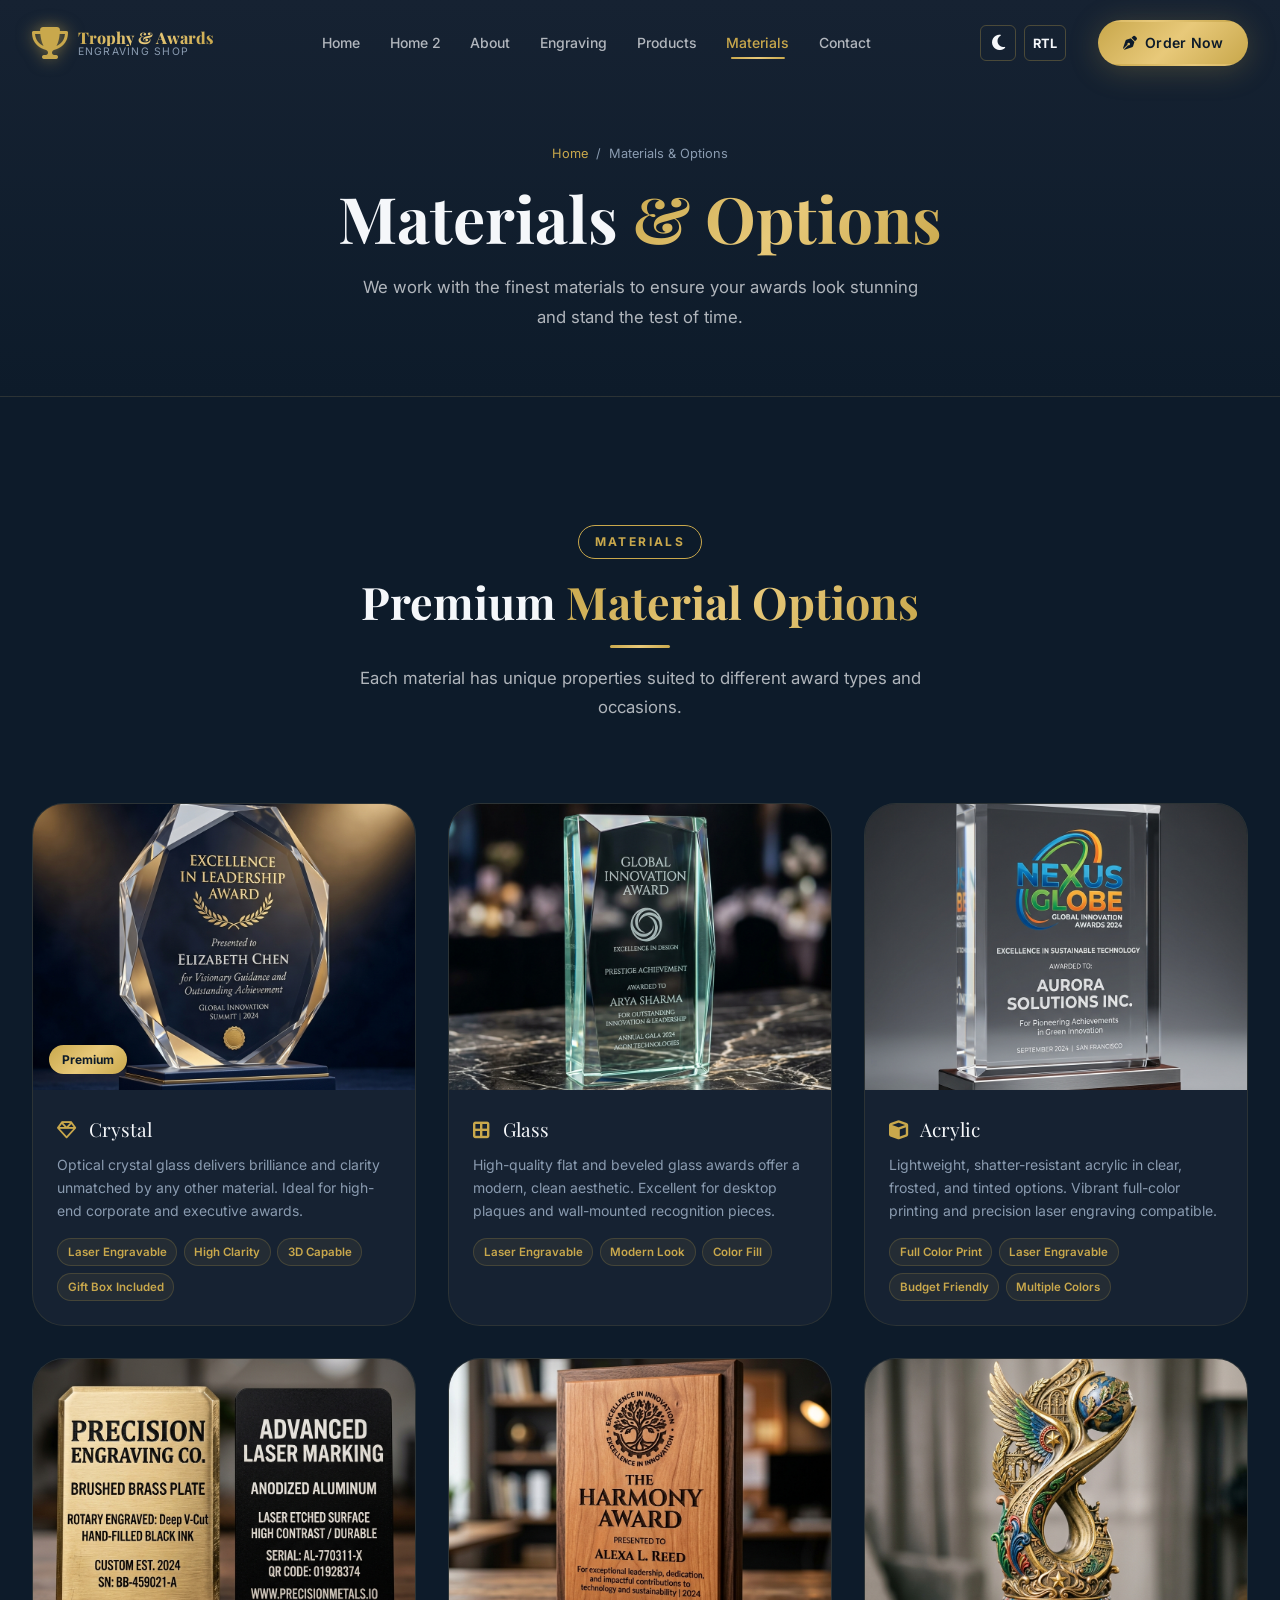
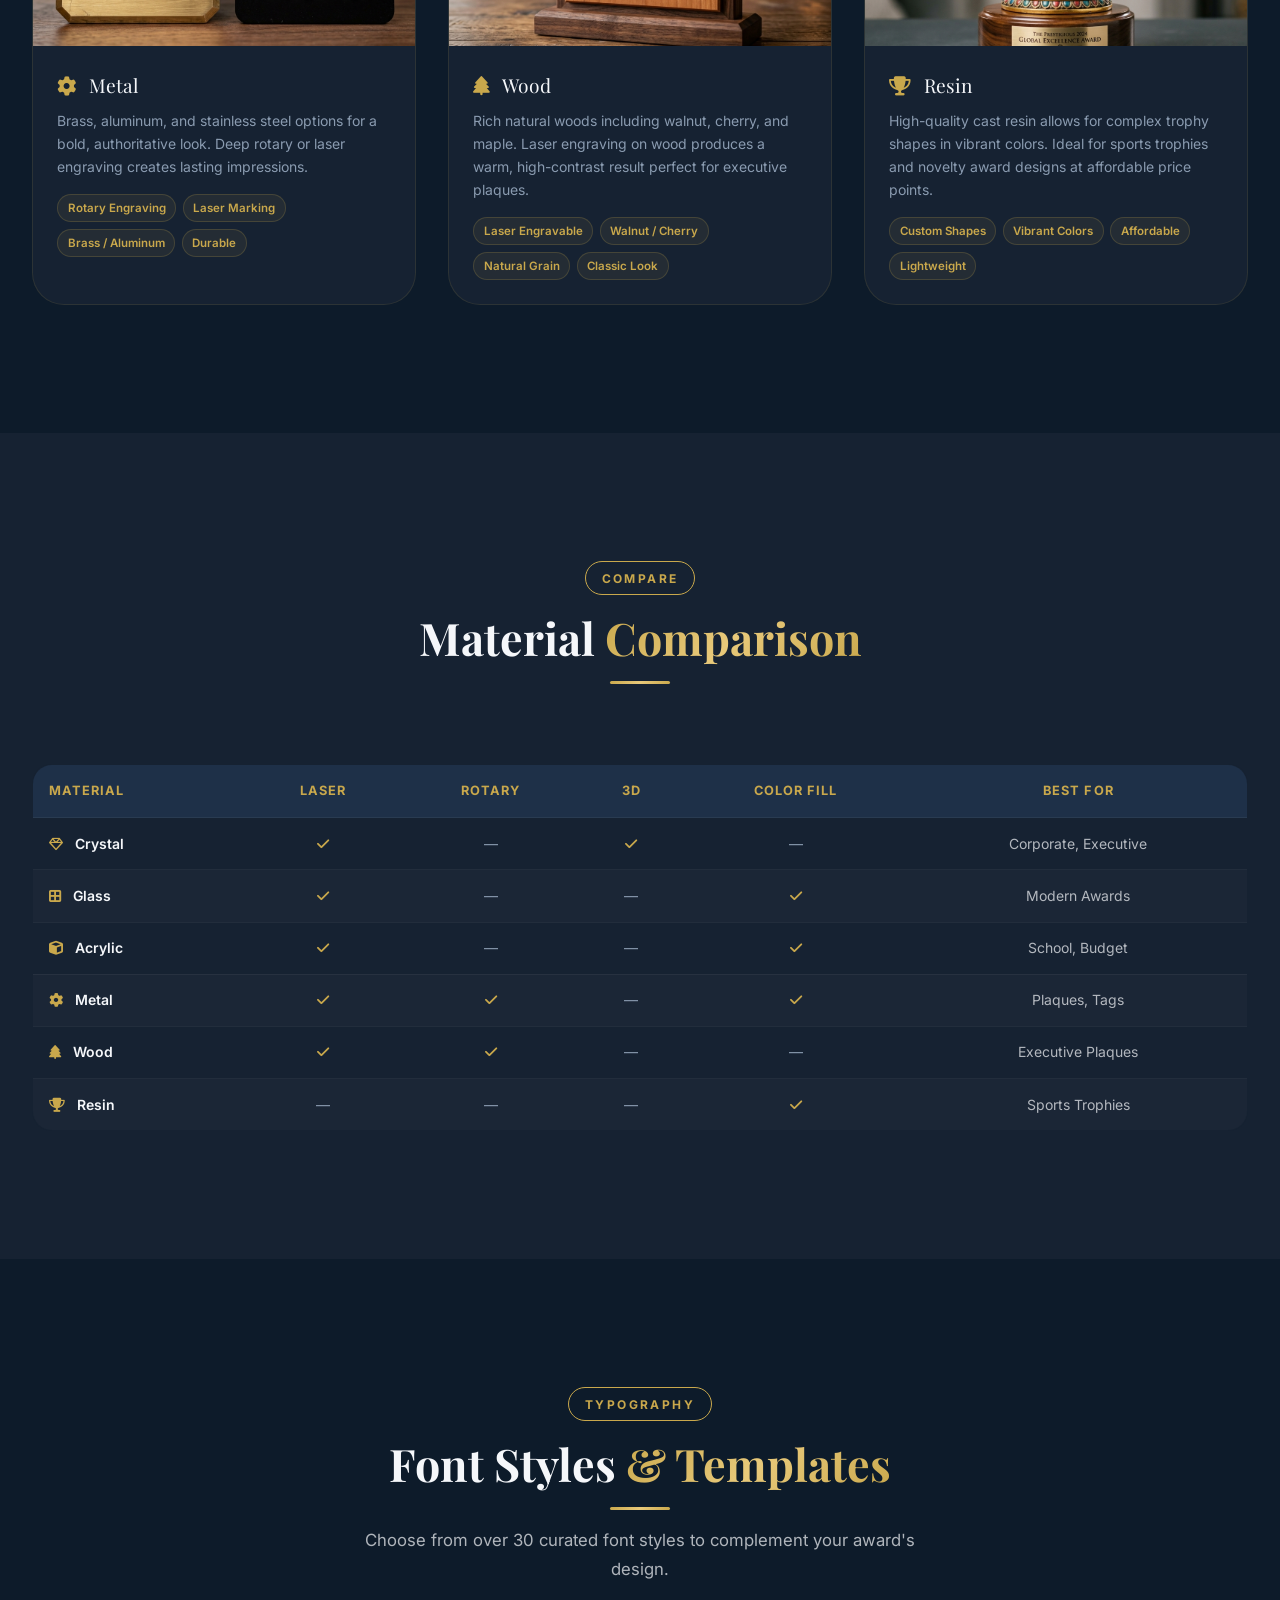
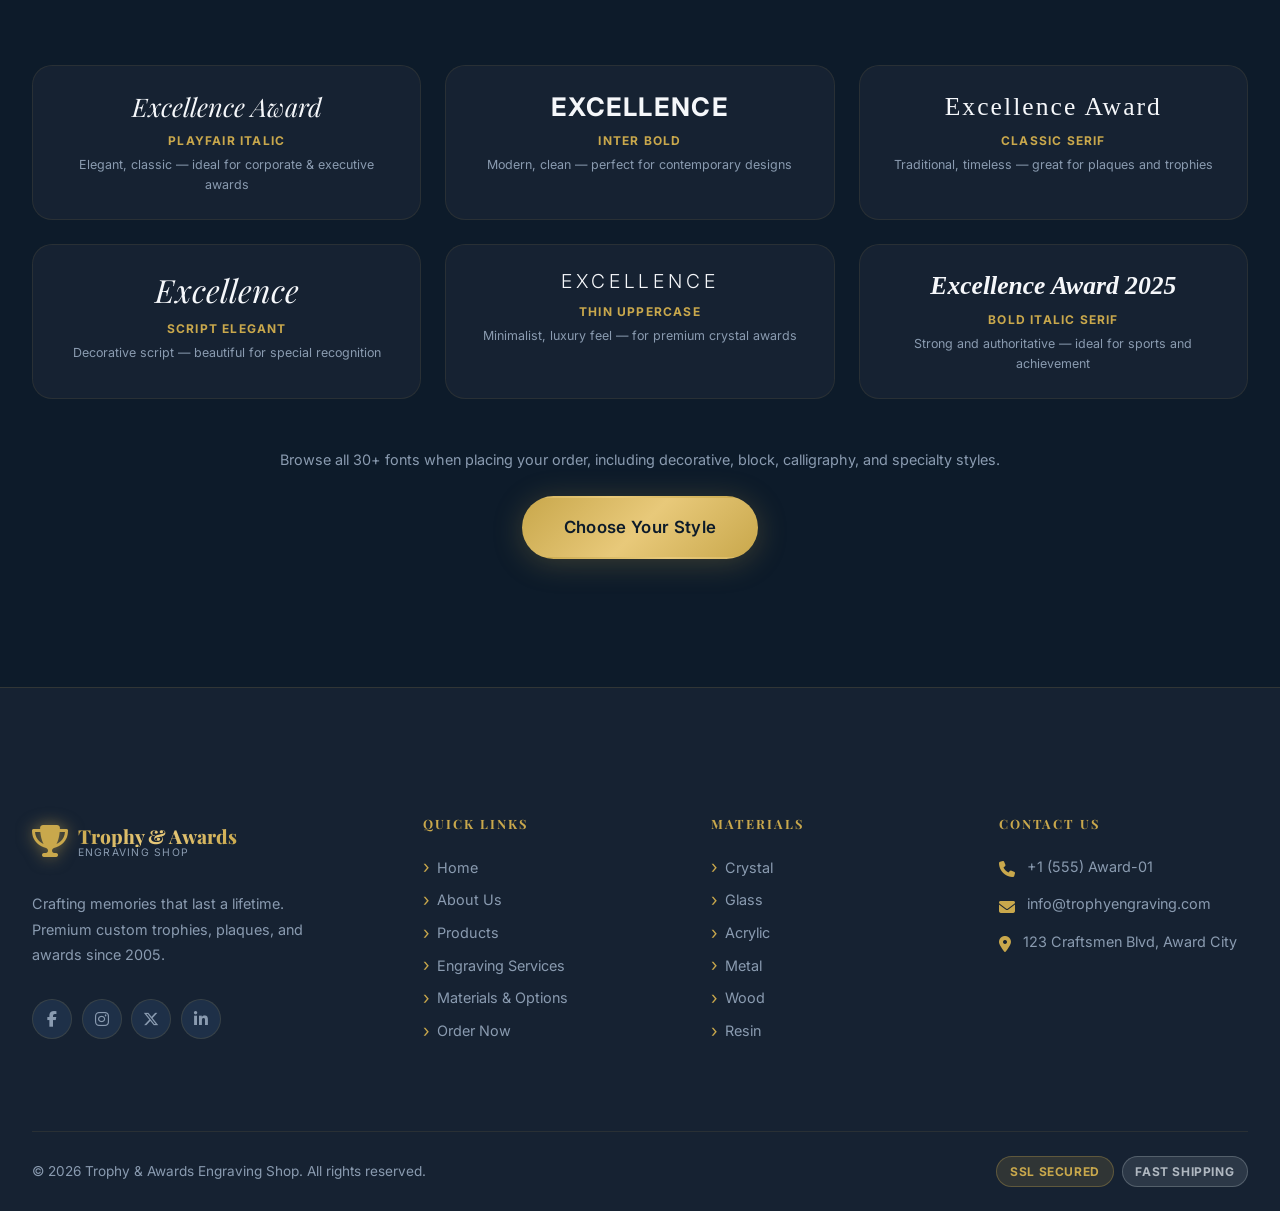
<file: materials.html>
<!DOCTYPE html>
<html lang="en">
<head>
  <meta charset="UTF-8" />
  <meta name="viewport" content="width=device-width, initial-scale=1.0" />
  <title>Materials & Options | Trophy & Awards Engraving Shop</title>
  <meta name="description" content="Explore our range of engraving materials: crystal, glass, acrylic, metal, wood, and resin. Plus font styles and design templates." />
  <link rel="preconnect" href="https://fonts.googleapis.com" />
  <link rel="preconnect" href="https://fonts.gstatic.com" crossorigin />
  <link href="https://fonts.googleapis.com/css2?family=Playfair+Display:ital,wght@0,400;0,600;0,700;0,800;1,400;1,700&family=Inter:wght@300;400;500;600;700&display=swap" rel="stylesheet" />
  <link rel="stylesheet" href="https://cdnjs.cloudflare.com/ajax/libs/font-awesome/6.5.0/css/all.min.css" />
  <link rel="stylesheet" href="css/style.css" />
  <link rel="stylesheet" href="css/components.css" />
  <link rel="stylesheet" href="css/animations.css" />
  <style>
    .page-hero { padding:9rem 0 4rem; background:linear-gradient(180deg,var(--navy-mid) 0%,var(--navy) 100%); border-bottom:1px solid rgba(201,168,76,0.12); text-align:center; }
    .page-hero .breadcrumb { display:flex;align-items:center;justify-content:center;gap:0.5rem;font-size:0.8rem;color:var(--text-muted);margin-bottom:var(--space-sm); }
    .page-hero .breadcrumb a { color:var(--gold); }
    
    /* Material cards */
    .material-card {
      background:var(--navy-mid);border:1px solid rgba(201,168,76,0.12);border-radius:var(--radius-xl);
      overflow:hidden;transition:all var(--transition-normal);
    }
    .material-card:hover { border-color:rgba(201,168,76,0.4);transform:translateY(-6px);box-shadow:var(--shadow-hover); }
    .material-img { aspect-ratio:4/3;overflow:hidden;position:relative; }
    .material-img img { width:100%;height:100%;object-fit:cover;transition:transform 0.5s ease; }
    .material-card:hover .material-img img { transform:scale(1.06); }
    .material-overlay-tag {
      position:absolute;bottom:1rem;left:1rem;
      background:var(--gold-gradient);color:var(--navy);
      padding:0.3rem 0.8rem;border-radius:var(--radius-full);
      font-size:0.75rem;font-weight:700;
    }
    .material-body { padding:1.5rem; }
    .material-name { font-family:var(--font-heading);font-size:1.2rem;color:var(--white);margin-bottom:0.5rem; }
    .material-desc { font-size:0.875rem;color:var(--text-muted);line-height:1.65;margin-bottom:var(--space-sm); }
    .material-props { display:flex;flex-wrap:wrap;gap:0.4rem; }
    .material-prop { font-size:0.72rem;font-weight:600;padding:0.25rem 0.6rem;border-radius:var(--radius-full);background:rgba(201,168,76,0.08);color:var(--gold);border:1px solid rgba(201,168,76,0.2); }

    /* Font showcase */
    .font-grid { display:grid;grid-template-columns:repeat(3,1fr);gap:var(--space-md); }
    .font-card {
      background:var(--navy-mid);border:1px solid rgba(201,168,76,0.1);border-radius:var(--radius-lg);
      padding:1.5rem;text-align:center;transition:all var(--transition-normal);cursor:pointer;
    }
    .font-card:hover { border-color:var(--gold);transform:translateY(-4px);box-shadow:var(--shadow-card); }
    .font-sample { font-size:1.6rem;color:var(--white);margin-bottom:0.5rem;line-height:1.3; }
    .font-name { font-size:0.75rem;font-weight:700;color:var(--gold);letter-spacing:0.1em;text-transform:uppercase; }
    .font-desc { font-size:0.78rem;color:var(--text-muted);margin-top:0.3rem; }

    /* Comparison table */
    .comparison-wrap { overflow-x:auto; }
    .comparison-table { width:100%;border-collapse:collapse;min-width:600px; }
    .comparison-table th { background:var(--navy-light);padding:1rem;font-size:0.8rem;font-weight:700;text-transform:uppercase;letter-spacing:0.08em;color:var(--gold);text-align:center; }
    .comparison-table th:first-child { text-align:left; }
    .comparison-table td { padding:0.9rem 1rem;font-size:0.875rem;color:var(--white-70);text-align:center;border-top:1px solid rgba(255,255,255,0.05); }
    .comparison-table td:first-child { text-align:left;font-weight:600;color:var(--white); }
    .comparison-table tr:nth-child(even) td { background:rgba(255,255,255,0.02); }
    .comparison-table .yes { color:var(--success); }
    .comparison-table .no { color:var(--text-muted); }

    @media(max-width:992px){ .font-grid { grid-template-columns:1fr 1fr; } }
    @media(max-width:640px){ .font-grid { grid-template-columns:1fr; } }
  </style>
  <link rel="icon" href="data:image/svg+xml,<svg xmlns=%22http://www.w3.org/2000/svg%22 viewBox=%220 0 576 512%22><path fill=%22%23c9a84c%22 d=%22M400 0H176c-26.5 0-48.1 21.8-47.1 48.2c.2 5.3 .4 10.6 .7 15.8H24C10.7 64 0 74.7 0 88c0 92.6 33.5 157 78.5 200.7c44.3 43.1 98.3 64.8 138.1 75.8c23.4 6.5 39.4 26 39.4 45.6c0 20.9-17 37.9-37.9 37.9H192c-17.7 0-32 14.3-32 32s14.3 32 32 32h192c17.7 0 32-14.3 32-32s-14.3-32-32-32h-26.1c-20.9 0-37.9-17-37.9-37.9c0-19.6 16-39.2 39.4-45.6c39.9-11 93.9-32.7 138.2-75.8C542.5 245 576 180.6 576 88c0-13.3-10.7-24-24-24h-105.5c.3-5.2 .5-10.5 .7-15.8C448.1 21.8 426.5 0 400 0zM48 88H132.8c2.8 44.5 9 86.8 18.2 124.6C103 175.7 48 123.6 48 88zM425 212.6c9.3-37.8 15.4-80.1 18.2-124.6H528c0 35.6-55 87.7-103 124.6z%22/></svg>" type="image/svg+xml">
</head>
<body>

<nav class="navbar" id="navbar">
  <div class="container"><div class="nav-inner">
    <a href="index.html" class="nav-logo"><span class="nav-logo-icon" style="font-size:2rem;"><i class="fa-solid fa-trophy" style="color: var(--gold);"></i></span><span class="nav-logo-text"><span class="brand-name">Trophy & Awards</span><span class="brand-sub">Engraving Shop</span></span></a>
    <ul class="nav-links">
      <li><a href="index.html" class="nav-link">Home</a></li>
      <li><a href="home2.html" class="nav-link">Home 2</a></li>
      <li><a href="about.html" class="nav-link">About</a></li>
      <li><a href="engraving-services.html" class="nav-link">Engraving</a></li>
      <li><a href="products.html" class="nav-link">Products</a></li>
      <li><a href="materials.html" class="nav-link active">Materials</a></li>
      <li><a href="contact.html" class="nav-link">Contact</a></li>
    </ul>
          <div class="nav-cta">
        <div class="theme-rtl-controls">
          <button id="theme-toggle" class="btn-theme" aria-label="Toggle Theme" title="Toggle Theme"><i class="fa-solid fa-moon"></i></button>
          <button id="rtl-toggle" class="btn-rtl" aria-label="Toggle RTL" title="Toggle RTL">RTL</button>
        </div>
        <a href="order.html" class="btn btn-primary btn-sm"><i class="fa-solid fa-pen-nib"></i> Order Now</a>
        <button class="hamburger" id="hamburger-btn" aria-label="Toggle menu"><span></span><span></span><span></span></button>
      </div>
  </div></div>
</nav>
<div class="mobile-overlay" id="mobile-overlay"></div>
<aside class="mobile-menu" id="mobile-menu">
  <div class="mobile-menu-header"><a href="index.html" class="nav-logo"><span class="nav-logo-icon" style="font-size:2rem;"><i class="fa-solid fa-trophy" style="color: var(--gold);"></i></span><span class="nav-logo-text"><span class="brand-name">Trophy & Awards</span><span class="brand-sub">Engraving Shop</span></span></a><button class="mobile-close" id="mobile-close-btn">✕</button></div>
  <nav class="mobile-nav-links">
    <a href="index.html" class="mobile-nav-link"><span class="link-icon"><i class="fa-solid fa-house"></i></span>Home</a>
    <a href="home2.html" class="mobile-nav-link"><span class="link-icon"><i class="fa-solid fa-star"></i></span>Home 2</a>
    <a href="about.html" class="mobile-nav-link"><span class="link-icon"><i class="fa-solid fa-circle-info"></i></span>About Us</a>
    <a href="engraving-services.html" class="mobile-nav-link"><span class="link-icon"><i class="fa-solid fa-pen-nib"></i></span>Engraving Services</a>
    <a href="products.html" class="mobile-nav-link"><span class="link-icon"><i class="fa-solid fa-trophy"></i></span>Products</a>
    <a href="materials.html" class="mobile-nav-link active"><span class="link-icon"><i class="fa-regular fa-gem"></i></span>Materials & Options</a>
    <a href="contact.html" class="mobile-nav-link"><span class="link-icon"><i class="fa-solid fa-phone"></i></span>Contact</a>
  </nav>
  <div class="theme-rtl-controls mobile-theme-rtl">
    <button class="btn-theme" aria-label="Toggle Theme" title="Toggle Theme"><i class="fa-solid fa-moon"></i></button>
    <button class="btn-rtl" aria-label="Toggle RTL" title="Toggle RTL">RTL</button>
  </div>
  <div class="mobile-menu-footer"><a href="order.html" class="btn btn-primary"><i class="fa-solid fa-pen-nib"></i> Order Now</a><a href="contact.html#quote" class="mobile-quote-btn">Request a Free Quote →</a></div>
</aside>

<!-- Page Hero -->
<section class="page-hero">
  <div class="container">
    <nav class="breadcrumb"><a href="index.html">Home</a><span>/</span><span>Materials & Options</span></nav>
    <h1 class="fade-up">Materials <span class="text-gradient">& Options</span></h1>
    <p class="fade-up anim-delay-1" style="max-width:560px;margin:1rem auto 0;font-size:1.05rem;">
      We work with the finest materials to ensure your awards look stunning and stand the test of time.
    </p>
  </div>
</section>

<!-- Materials Grid -->
<section class="section">
  <div class="container">
    <div class="section-header">
      <span class="section-tag">Materials</span>
      <h2>Premium <span class="text-gradient">Material Options</span></h2>
      <div class="gold-divider"></div>
      <p>Each material has unique properties suited to different award types and occasions.</p>
    </div>
    <div class="grid-3 stagger-children">

      <div class="material-card reveal">
        <div class="material-img">
          <img src="images/crystal_award.png" alt="Crystal material" loading="lazy" />
          <span class="material-overlay-tag">Premium</span>
        </div>
        <div class="material-body">
          <div class="material-name"><i class="fa-regular fa-gem" style="color: var(--gold); margin-right: 0.5rem;"></i> Crystal</div>
          <p class="material-desc">Optical crystal glass delivers brilliance and clarity unmatched by any other material. Ideal for high-end corporate and executive awards.</p>
          <div class="material-props">
            <span class="material-prop">Laser Engravable</span>
            <span class="material-prop">High Clarity</span>
            <span class="material-prop">3D Capable</span>
            <span class="material-prop">Gift Box Included</span>
          </div>
        </div>
      </div>

      <div class="material-card reveal delay-1">
        <div class="material-img">
          <img src="images/glass_material.png" alt="Glass material" loading="lazy" />
        </div>
        <div class="material-body">
          <div class="material-name"><i class="fa-solid fa-border-all" style="color: var(--gold); margin-right: 0.5rem;"></i> Glass</div>
          <p class="material-desc">High-quality flat and beveled glass awards offer a modern, clean aesthetic. Excellent for desktop plaques and wall-mounted recognition pieces.</p>
          <div class="material-props">
            <span class="material-prop">Laser Engravable</span>
            <span class="material-prop">Modern Look</span>
            <span class="material-prop">Color Fill</span>
          </div>
        </div>
      </div>

      <div class="material-card reveal delay-2">
        <div class="material-img">
          <img src="images/acrylic_material.png" alt="Acrylic material" loading="lazy" />
        </div>
        <div class="material-body">
          <div class="material-name"><i class="fa-solid fa-cube" style="color: var(--gold); margin-right: 0.5rem;"></i> Acrylic</div>
          <p class="material-desc">Lightweight, shatter-resistant acrylic in clear, frosted, and tinted options. Vibrant full-color printing and precision laser engraving compatible.</p>
          <div class="material-props">
            <span class="material-prop">Full Color Print</span>
            <span class="material-prop">Laser Engravable</span>
            <span class="material-prop">Budget Friendly</span>
            <span class="material-prop">Multiple Colors</span>
          </div>
        </div>
      </div>

      <div class="material-card reveal delay-3">
        <div class="material-img">
          <img src="images/metal_material.png" alt="Metal material" loading="lazy" />
        </div>
        <div class="material-body">
          <div class="material-name"><i class="fa-solid fa-gear" style="color: var(--gold); margin-right: 0.5rem;"></i> Metal</div>
          <p class="material-desc">Brass, aluminum, and stainless steel options for a bold, authoritative look. Deep rotary or laser engraving creates lasting impressions.</p>
          <div class="material-props">
            <span class="material-prop">Rotary Engraving</span>
            <span class="material-prop">Laser Marking</span>
            <span class="material-prop">Brass / Aluminum</span>
            <span class="material-prop">Durable</span>
          </div>
        </div>
      </div>

      <div class="material-card reveal delay-4">
        <div class="material-img">
          <img src="images/wood_material.png" alt="Wood material" loading="lazy" />
        </div>
        <div class="material-body">
          <div class="material-name"><i class="fa-solid fa-tree" style="color: var(--gold); margin-right: 0.5rem;"></i> Wood</div>
          <p class="material-desc">Rich natural woods including walnut, cherry, and maple. Laser engraving on wood produces a warm, high-contrast result perfect for executive plaques.</p>
          <div class="material-props">
            <span class="material-prop">Laser Engravable</span>
            <span class="material-prop">Walnut / Cherry</span>
            <span class="material-prop">Natural Grain</span>
            <span class="material-prop">Classic Look</span>
          </div>
        </div>
      </div>

      <div class="material-card reveal delay-5">
        <div class="material-img">
          <img src="images/resin_material.png" alt="Resin material" loading="lazy" />
        </div>
        <div class="material-body">
          <div class="material-name"><i class="fa-solid fa-trophy" style="color: var(--gold); margin-right: 0.5rem;"></i> Resin</div>
          <p class="material-desc">High-quality cast resin allows for complex trophy shapes in vibrant colors. Ideal for sports trophies and novelty award designs at affordable price points.</p>
          <div class="material-props">
            <span class="material-prop">Custom Shapes</span>
            <span class="material-prop">Vibrant Colors</span>
            <span class="material-prop">Affordable</span>
            <span class="material-prop">Lightweight</span>
          </div>
        </div>
      </div>

    </div>
  </div>
</section>

<!-- Material Comparison -->
<section class="section" style="background:var(--navy-mid);">
  <div class="container">
    <div class="section-header">
      <span class="section-tag">Compare</span>
      <h2>Material <span class="text-gradient">Comparison</span></h2>
      <div class="gold-divider"></div>
    </div>
    <div class="comparison-wrap reveal">
      <table class="comparison-table" style="background:var(--navy-mid);border-radius:var(--radius-lg);overflow:hidden;border:1px solid rgba(201,168,76,0.15);">
        <thead>
          <tr>
            <th>Material</th>
            <th>Laser</th>
            <th>Rotary</th>
            <th>3D</th>
            <th>Color Fill</th>
            <th>Best For</th>
          </tr>
        </thead>
        <tbody>
          <tr><td><i class="fa-regular fa-gem" style="color: var(--gold); margin-right: 0.5rem;"></i> Crystal</td><td class="yes"><i class="fa-solid fa-check" style="color: var(--gold);"></i></td><td class="no">—</td><td class="yes"><i class="fa-solid fa-check" style="color: var(--gold);"></i></td><td class="no">—</td><td>Corporate, Executive</td></tr>
          <tr><td><i class="fa-solid fa-border-all" style="color: var(--gold); margin-right: 0.5rem;"></i> Glass</td><td class="yes"><i class="fa-solid fa-check" style="color: var(--gold);"></i></td><td class="no">—</td><td class="no">—</td><td class="yes"><i class="fa-solid fa-check" style="color: var(--gold);"></i></td><td>Modern Awards</td></tr>
          <tr><td><i class="fa-solid fa-cube" style="color: var(--gold); margin-right: 0.5rem;"></i> Acrylic</td><td class="yes"><i class="fa-solid fa-check" style="color: var(--gold);"></i></td><td class="no">—</td><td class="no">—</td><td class="yes"><i class="fa-solid fa-check" style="color: var(--gold);"></i></td><td>School, Budget</td></tr>
          <tr><td><i class="fa-solid fa-gear" style="color: var(--gold); margin-right: 0.5rem;"></i> Metal</td><td class="yes"><i class="fa-solid fa-check" style="color: var(--gold);"></i></td><td class="yes"><i class="fa-solid fa-check" style="color: var(--gold);"></i></td><td class="no">—</td><td class="yes"><i class="fa-solid fa-check" style="color: var(--gold);"></i></td><td>Plaques, Tags</td></tr>
          <tr><td><i class="fa-solid fa-tree" style="color: var(--gold); margin-right: 0.5rem;"></i> Wood</td><td class="yes"><i class="fa-solid fa-check" style="color: var(--gold);"></i></td><td class="yes"><i class="fa-solid fa-check" style="color: var(--gold);"></i></td><td class="no">—</td><td class="no">—</td><td>Executive Plaques</td></tr>
          <tr><td><i class="fa-solid fa-trophy" style="color: var(--gold); margin-right: 0.5rem;"></i> Resin</td><td class="no">—</td><td class="no">—</td><td class="no">—</td><td class="yes"><i class="fa-solid fa-check" style="color: var(--gold);"></i></td><td>Sports Trophies</td></tr>
        </tbody>
      </table>
    </div>
  </div>
</section>

<!-- Font Styles -->
<section class="section">
  <div class="container">
    <div class="section-header">
      <span class="section-tag">Typography</span>
      <h2>Font Styles <span class="text-gradient">& Templates</span></h2>
      <div class="gold-divider"></div>
      <p>Choose from over 30 curated font styles to complement your award's design.</p>
    </div>
    <div class="font-grid stagger-children">
      <div class="font-card reveal">
        <div class="font-sample" style="font-family:'Playfair Display',serif;font-style:italic;">Excellence Award</div>
        <div class="font-name">Playfair Italic</div>
        <div class="font-desc">Elegant, classic — ideal for corporate & executive awards</div>
      </div>
      <div class="font-card reveal delay-1">
        <div class="font-sample" style="font-family:'Inter',sans-serif;font-weight:700;letter-spacing:0.05em;">EXCELLENCE</div>
        <div class="font-name">Inter Bold</div>
        <div class="font-desc">Modern, clean — perfect for contemporary designs</div>
      </div>
      <div class="font-card reveal delay-2">
        <div class="font-sample" style="font-family:Georgia,serif;font-weight:400;letter-spacing:0.08em;">Excellence Award</div>
        <div class="font-name">Classic Serif</div>
        <div class="font-desc">Traditional, timeless — great for plaques and trophies</div>
      </div>
      <div class="font-card reveal delay-3">
        <div class="font-sample" style="font-family:'Playfair Display',serif;font-style:italic;font-size:2rem;">Excellence</div>
        <div class="font-name">Script Elegant</div>
        <div class="font-desc">Decorative script — beautiful for special recognition</div>
      </div>
      <div class="font-card reveal delay-4">
        <div class="font-sample" style="font-family:'Inter',sans-serif;font-weight:300;letter-spacing:0.2em;text-transform:uppercase;font-size:1.2rem;">EXCELLENCE</div>
        <div class="font-name">Thin Uppercase</div>
        <div class="font-desc">Minimalist, luxury feel — for premium crystal awards</div>
      </div>
      <div class="font-card reveal delay-5">
        <div class="font-sample" style="font-family:Georgia,serif;font-weight:700;font-style:italic;">Excellence Award 2025</div>
        <div class="font-name">Bold Italic Serif</div>
        <div class="font-desc">Strong and authoritative — ideal for sports and achievement</div>
      </div>
    </div>
    <div class="text-center mt-xl">
      <p class="text-muted mb-md" style="font-size:0.9rem;">Browse all 30+ fonts when placing your order, including decorative, block, calligraphy, and specialty styles.</p>
      <a href="order.html" class="btn btn-primary btn-lg">Choose Your Style</a>
    </div>
  </div>
</section>

<!-- Footer -->
<footer class="footer">
  <div class="container">
    <div class="footer-grid">
      <div class="footer-brand"><a href="index.html" class="nav-logo"><span class="nav-logo-icon" style="font-size:2rem;"><i class="fa-solid fa-trophy" style="color: var(--gold);"></i></span><span class="nav-logo-text"><span class="brand-name" style="font-size:1.2rem;">Trophy & Awards</span><span class="brand-sub">Engraving Shop</span></span></a><p>Crafting memories that last a lifetime. Premium custom trophies, plaques, and awards since 2005.</p><div class="footer-social"><a href="#" class="social-link"><i class="fa-brands fa-facebook-f"></i></a><a href="#" class="social-link"><i class="fa-brands fa-instagram"></i></a><a href="#" class="social-link"><i class="fa-brands fa-x-twitter"></i></a><a href="#" class="social-link"><i class="fa-brands fa-linkedin-in"></i></a></div></div>
      <div><h4 class="footer-heading">Quick Links</h4><ul class="footer-links"><li><a href="index.html">Home</a></li><li><a href="about.html">About Us</a></li><li><a href="products.html">Products</a></li><li><a href="engraving-services.html">Engraving Services</a></li><li><a href="materials.html">Materials & Options</a></li><li><a href="order.html">Order Now</a></li></ul></div>
      <div><h4 class="footer-heading">Materials</h4><ul class="footer-links"><li><a href="materials.html">Crystal</a></li><li><a href="materials.html">Glass</a></li><li><a href="materials.html">Acrylic</a></li><li><a href="materials.html">Metal</a></li><li><a href="materials.html">Wood</a></li><li><a href="materials.html">Resin</a></li></ul></div>
      <div><h4 class="footer-heading">Contact Us</h4><div class="footer-contact-item"><span class="icon"><i class="fa-solid fa-phone" style="color: var(--gold);"></i></span><span>+1 (555) Award-01</span></div><div class="footer-contact-item"><span class="icon"><i class="fa-solid fa-envelope" style="color: var(--gold);"></i></span><span>info@trophyengraving.com</span></div><div class="footer-contact-item"><span class="icon"><i class="fa-solid fa-location-dot" style="color: var(--gold);"></i></span><span>123 Craftsmen Blvd, Award City</span></div></div>
    </div>
    <div class="footer-bottom"><p>© 2026 Trophy & Awards Engraving Shop. All rights reserved.</p><div class="footer-badges"><span class="badge badge-gold">SSL Secured</span><span class="badge badge-silver">Fast Shipping</span></div></div>
  </div>
</footer>
<button id="back-to-top" aria-label="Back to top"><i class="fa-solid fa-chevron-up"></i></button>
<script src="js/main.js"></script>
</body>
</html>
</file>
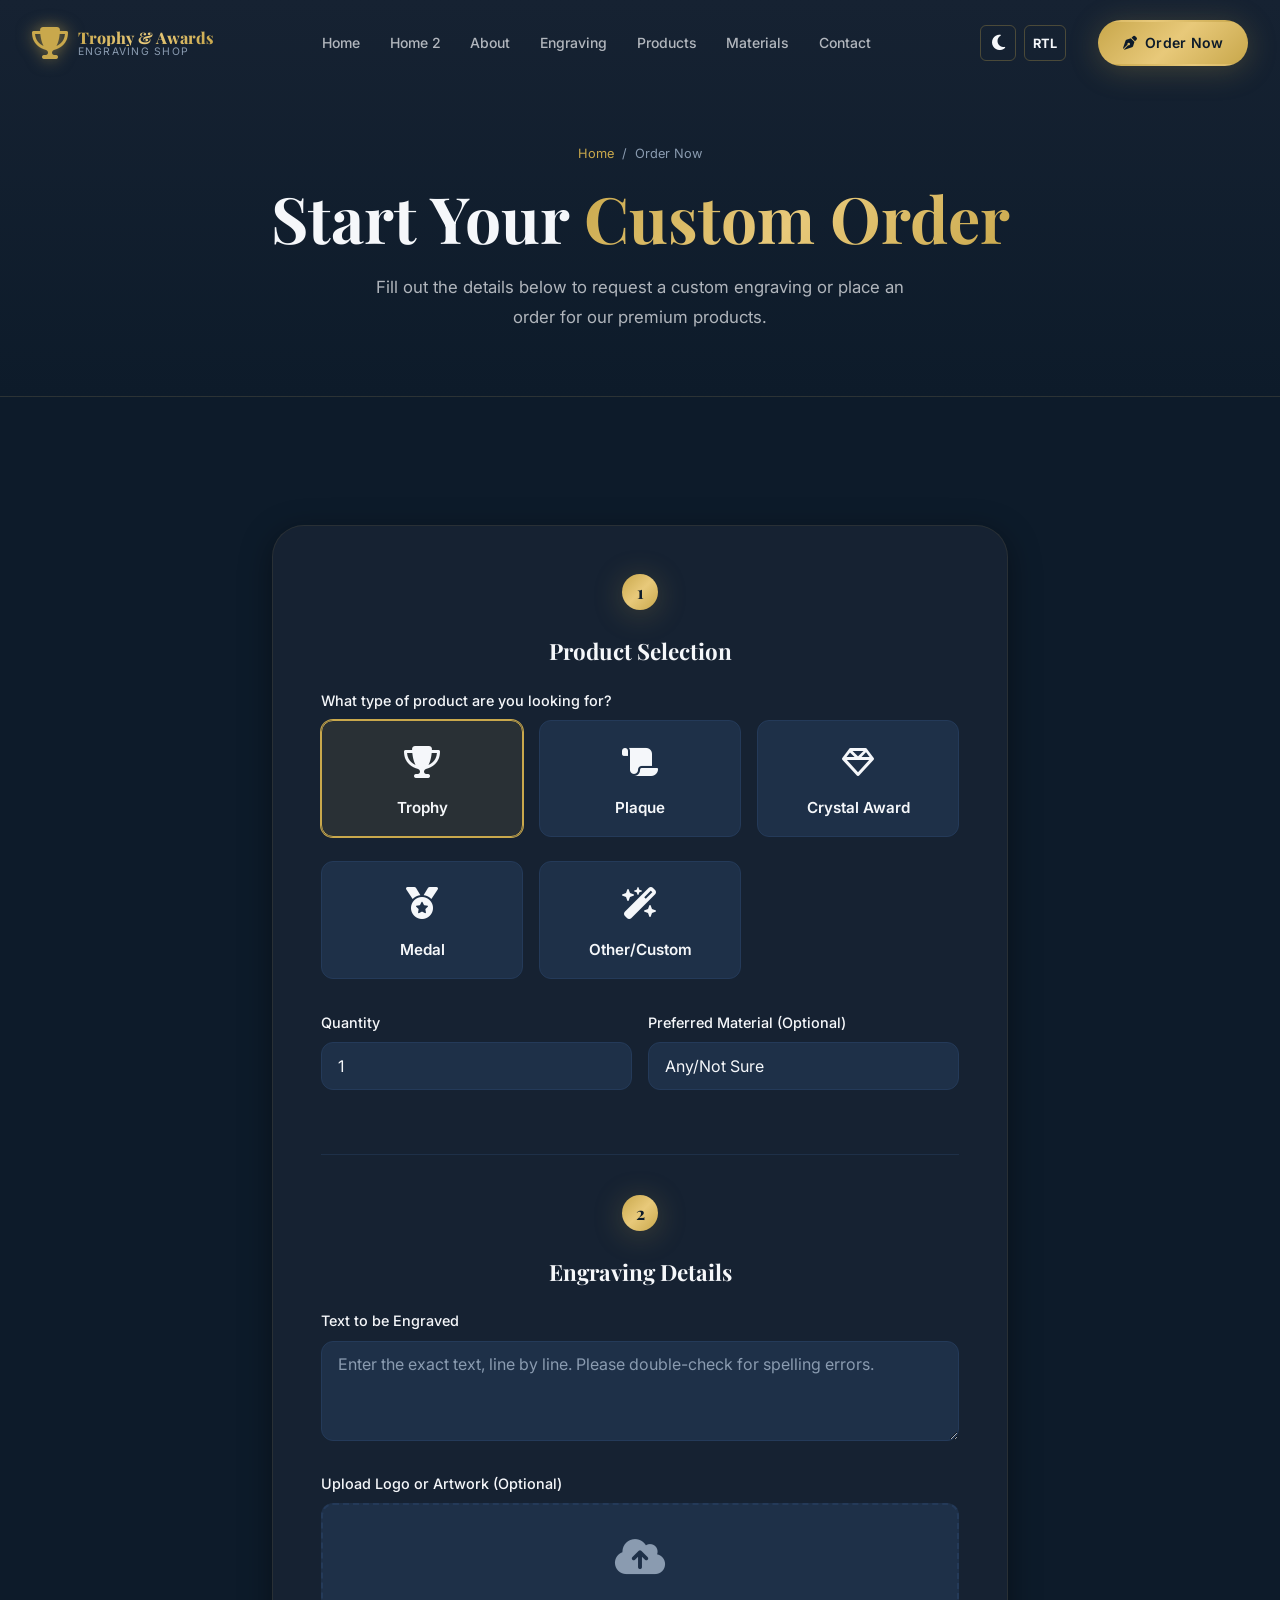
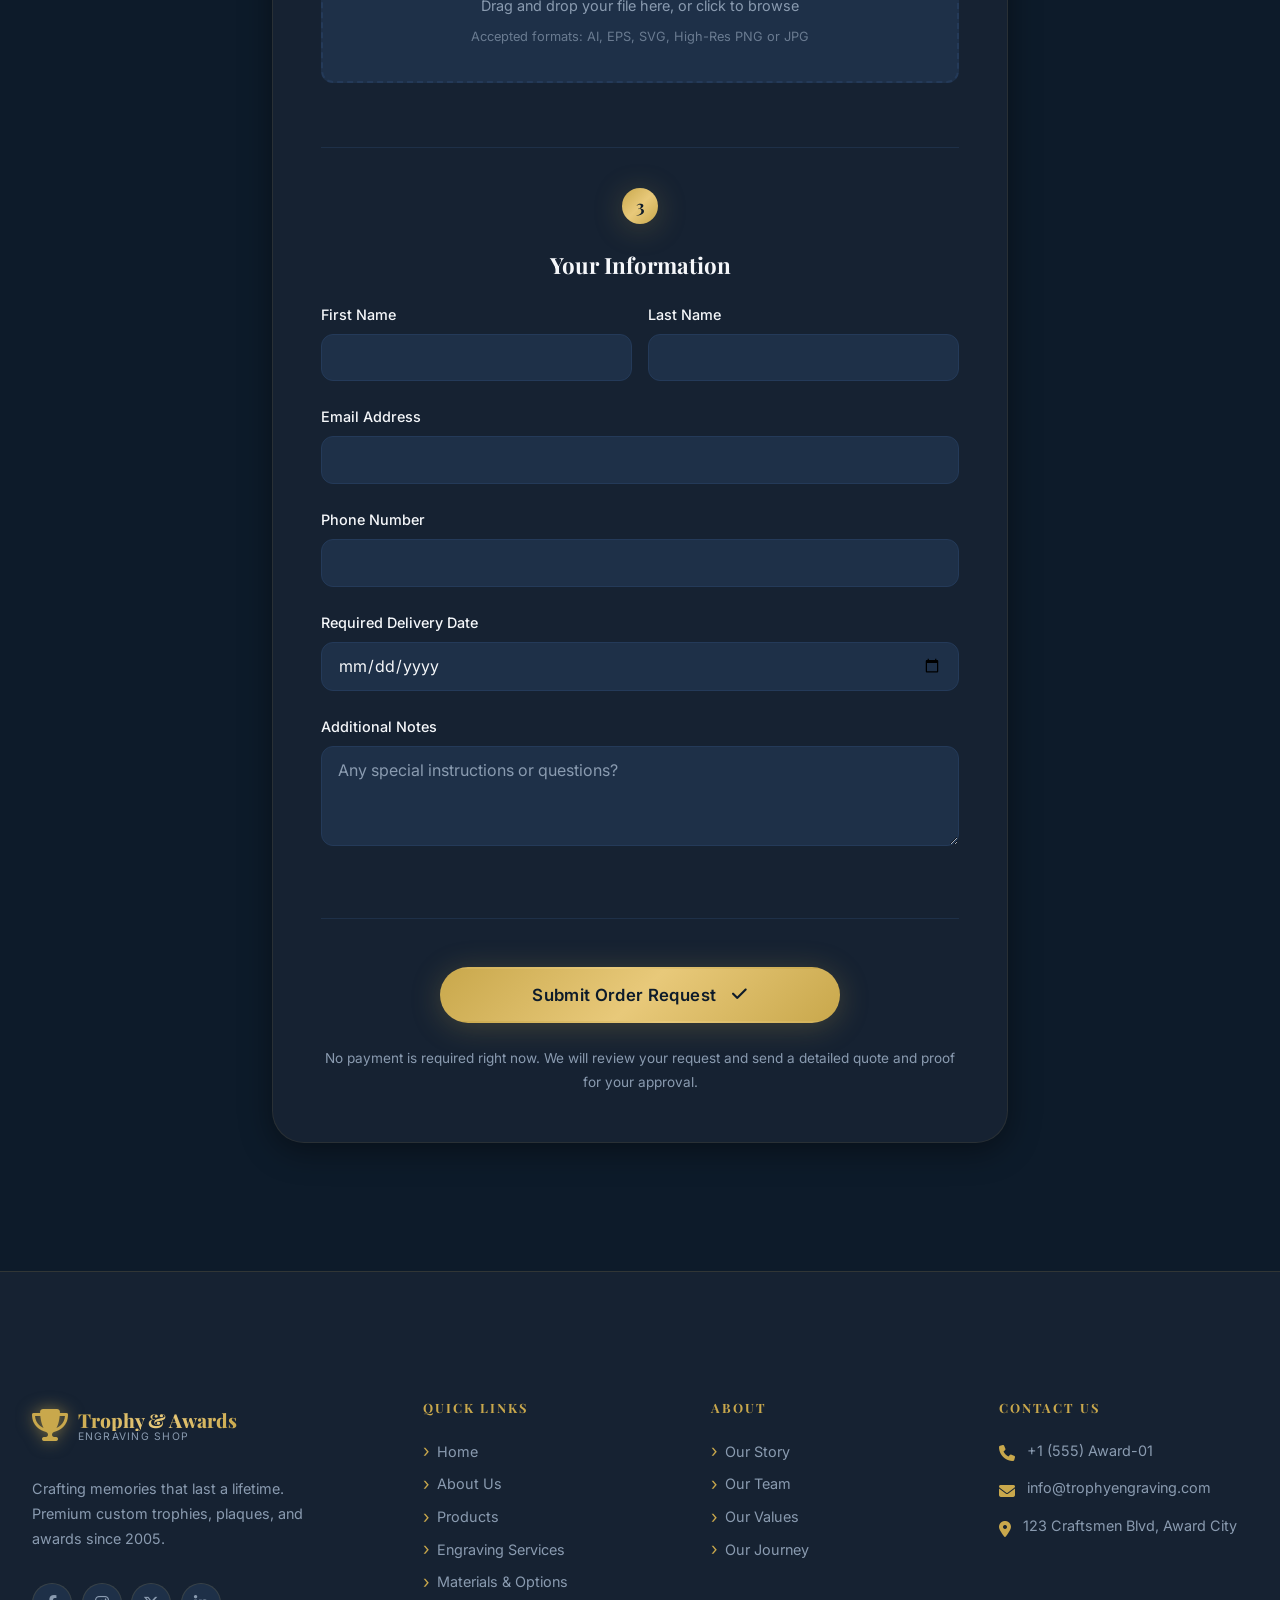
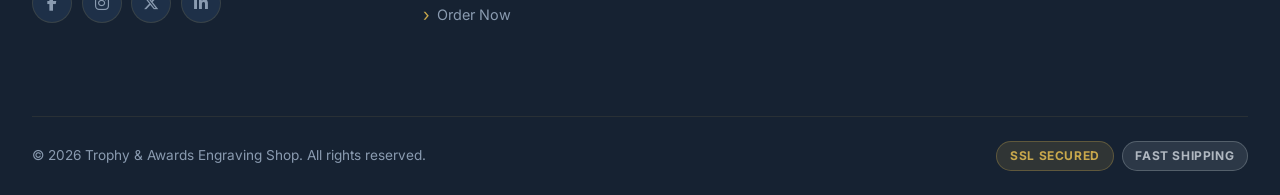
<file: order.html>
<!DOCTYPE html>
<html lang="en">
<head>
  <meta charset="UTF-8" />
  <meta name="viewport" content="width=device-width, initial-scale=1.0" />
  <title>Order Now | Trophy & Awards Engraving Shop</title>
  <meta name="description" content="Place your custom engraving order online. Fast, secure, and precise. Bulk options and rush service available." />
  <link rel="preconnect" href="https://fonts.googleapis.com" />
  <link rel="preconnect" href="https://fonts.gstatic.com" crossorigin />
  <link href="https://fonts.googleapis.com/css2?family=Playfair+Display:ital,wght@0,400;0,600;0,700;0,800;1,400;1,700&family=Inter:wght@300;400;500;600;700&display=swap" rel="stylesheet" />
  <link rel="stylesheet" href="https://cdnjs.cloudflare.com/ajax/libs/font-awesome/6.5.0/css/all.min.css" />
  <link rel="stylesheet" href="css/style.css" />
  <link rel="stylesheet" href="css/components.css" />
  <link rel="stylesheet" href="css/animations.css" />
  <style>
    .page-hero { padding:9rem 0 4rem;background:linear-gradient(180deg,var(--navy-mid) 0%,var(--navy) 100%);border-bottom:1px solid rgba(201,168,76,0.12);text-align:center; }
    .page-hero .breadcrumb { display:flex;align-items:center;justify-content:center;gap:0.5rem;font-size:0.8rem;color:var(--text-muted);margin-bottom:var(--space-sm); }
    .page-hero .breadcrumb a { color:var(--gold); }
    
    .order-container { max-width:800px;margin:0 auto; }
    .order-card {
      background:var(--navy-mid);border:1px solid rgba(201,168,76,0.1);border-radius:var(--radius-xl);
      padding:3rem;box-shadow:var(--shadow-card);
    }
    .order-step { margin-bottom:2.5rem;padding-bottom:2.5rem;border-bottom:1px solid var(--navy-light); }
    .order-step:last-child { margin-bottom:0;padding-bottom:0;border-bottom:none; }
    
    .step-header { display:flex;align-items:center;flex-direction:column;gap:0.75rem;margin-bottom:1.5rem;text-align:center; }
    .step-number { 
      width:36px;height:36px;border-radius:50%;background:var(--gold-gradient);color:#0D1B2A;
      display:flex;align-items:center;justify-content:center;font-weight:700;font-size:1.1rem;flex-shrink:0;
    }
    .step-header h3 { margin:0;font-size:1.4rem;color:var(--white);text-align:center; }
    
    .form-group { margin-bottom:1.5rem; }
    .form-group label { display:block;color:var(--white);margin-bottom:0.5rem;font-weight:500;font-size:0.9rem; }
    .form-control { width:100%;background:var(--navy-light);border:1px solid var(--navy-lighter);border-radius:var(--radius-md);padding:0.8rem 1rem;color:var(--white);font-family:inherit;font-size:1rem;transition:all var(--transition-fast); }
    .form-control:focus { outline:none;border-color:var(--gold);background:var(--navy-light); }
    textarea.form-control { resize:vertical;min-height:100px; }
    
    .radio-group { display:grid;grid-template-columns:repeat(auto-fit,minmax(150px,1fr));gap:1rem; }
    .radio-card {
      border:1px solid var(--navy-lighter);border-radius:var(--radius-md);padding:1rem;text-align:center;
      cursor:pointer;transition:all var(--transition-fast);background:var(--navy-light);
    }
    .radio-card:hover { border-color:rgba(201,168,76,0.3);background:rgba(201,168,76,0.05); }
    .radio-card.active { border-color:var(--gold);background:rgba(201,168,76,0.1);box-shadow:0 0 0 1px var(--gold); }
    .radio-card input { display:none; }
    .radio-card .icon { font-size:2rem;margin-bottom:0.5rem;display:block; }
    .radio-card .title { font-weight:600;font-size:0.95rem;color:var(--white); }
    
    .file-upload {
      border:2px dashed var(--navy-lighter);border-radius:var(--radius-md);padding:2rem;text-align:center;
      cursor:pointer;transition:all var(--transition-fast);background:var(--navy-light);
    }
    .file-upload:hover { border-color:var(--gold);background:rgba(201,168,76,0.05); }
    .file-upload i { font-size:2.5rem;color:var(--text-muted);margin-bottom:1rem; }
    .file-upload p { margin:0;color:var(--text-muted);font-size:0.9rem; }
    
    @media(max-width:768px){
      .order-card { padding:2rem; }
    }
  </style>
  <link rel="icon" href="data:image/svg+xml,<svg xmlns=%22http://www.w3.org/2000/svg%22 viewBox=%220 0 576 512%22><path fill=%22%23c9a84c%22 d=%22M400 0H176c-26.5 0-48.1 21.8-47.1 48.2c.2 5.3 .4 10.6 .7 15.8H24C10.7 64 0 74.7 0 88c0 92.6 33.5 157 78.5 200.7c44.3 43.1 98.3 64.8 138.1 75.8c23.4 6.5 39.4 26 39.4 45.6c0 20.9-17 37.9-37.9 37.9H192c-17.7 0-32 14.3-32 32s14.3 32 32 32h192c17.7 0 32-14.3 32-32s-14.3-32-32-32h-26.1c-20.9 0-37.9-17-37.9-37.9c0-19.6 16-39.2 39.4-45.6c39.9-11 93.9-32.7 138.2-75.8C542.5 245 576 180.6 576 88c0-13.3-10.7-24-24-24h-105.5c.3-5.2 .5-10.5 .7-15.8C448.1 21.8 426.5 0 400 0zM48 88H132.8c2.8 44.5 9 86.8 18.2 124.6C103 175.7 48 123.6 48 88zM425 212.6c9.3-37.8 15.4-80.1 18.2-124.6H528c0 35.6-55 87.7-103 124.6z%22/></svg>" type="image/svg+xml">
</head>
<body>

<nav class="navbar" id="navbar">
  <div class="container"><div class="nav-inner">
    <a href="index.html" class="nav-logo"><span class="nav-logo-icon" style="font-size:2rem;"><i class="fa-solid fa-trophy" style="color: var(--gold);"></i></span><span class="nav-logo-text"><span class="brand-name">Trophy & Awards</span><span class="brand-sub">Engraving Shop</span></span></a>
    <ul class="nav-links">
      <li><a href="index.html" class="nav-link">Home</a></li>
      <li><a href="home2.html" class="nav-link">Home 2</a></li>
      <li><a href="about.html" class="nav-link">About</a></li>
      <li><a href="engraving-services.html" class="nav-link">Engraving</a></li>
      <li><a href="products.html" class="nav-link">Products</a></li>
      <li><a href="materials.html" class="nav-link">Materials</a></li>
      <li><a href="contact.html" class="nav-link">Contact</a></li>
    </ul>
          <div class="nav-cta">
        <div class="theme-rtl-controls">
          <button id="theme-toggle" class="btn-theme" aria-label="Toggle Theme" title="Toggle Theme"><i class="fa-solid fa-moon"></i></button>
          <button id="rtl-toggle" class="btn-rtl" aria-label="Toggle RTL" title="Toggle RTL">RTL</button>
        </div>
        <a href="order.html" class="btn btn-primary btn-sm"><i class="fa-solid fa-pen-nib"></i> Order Now</a>
        <button class="hamburger" id="hamburger-btn" aria-label="Toggle menu"><span></span><span></span><span></span></button>
      </div>
  </div></div>
</nav>
<div class="mobile-overlay" id="mobile-overlay"></div>
<aside class="mobile-menu" id="mobile-menu">
  <div class="mobile-menu-header"><a href="index.html" class="nav-logo"><span class="nav-logo-icon" style="font-size:2rem;"><i class="fa-solid fa-trophy" style="color: var(--gold);"></i></span><span class="nav-logo-text"><span class="brand-name">Trophy & Awards</span><span class="brand-sub">Engraving Shop</span></span></a><button class="mobile-close" id="mobile-close-btn">✕</button></div>
  <nav class="mobile-nav-links">
    <a href="index.html" class="mobile-nav-link"><span class="link-icon"><i class="fa-solid fa-house"></i></span>Home</a>
    <a href="home2.html" class="mobile-nav-link"><span class="link-icon"><i class="fa-solid fa-star"></i></span>Home 2</a>
    <a href="about.html" class="mobile-nav-link"><span class="link-icon"><i class="fa-solid fa-circle-info"></i></span>About Us</a>
    <a href="engraving-services.html" class="mobile-nav-link"><span class="link-icon"><i class="fa-solid fa-pen-nib"></i></span>Engraving Services</a>
    <a href="products.html" class="mobile-nav-link"><span class="link-icon"><i class="fa-solid fa-trophy"></i></span>Products</a>
    <a href="materials.html" class="mobile-nav-link"><span class="link-icon"><i class="fa-regular fa-gem"></i></span>Materials & Options</a>
    <a href="contact.html" class="mobile-nav-link"><span class="link-icon"><i class="fa-solid fa-phone"></i></span>Contact</a>
  </nav>
  <div class="theme-rtl-controls mobile-theme-rtl">
    <button class="btn-theme" aria-label="Toggle Theme" title="Toggle Theme"><i class="fa-solid fa-moon"></i></button>
    <button class="btn-rtl" aria-label="Toggle RTL" title="Toggle RTL">RTL</button>
  </div>
  <div class="mobile-menu-footer"><a href="order.html" class="btn btn-primary"><i class="fa-solid fa-pen-nib"></i> Order Now</a><a href="contact.html#quote" class="mobile-quote-btn">Request a Free Quote →</a></div>
</aside>

<!-- Page Hero -->
<section class="page-hero">
  <div class="container">
    <nav class="breadcrumb"><a href="index.html">Home</a><span>/</span><span>Order Now</span></nav>
    <h1 class="fade-up">Start Your <span class="text-gradient">Custom Order</span></h1>
    <p class="fade-up anim-delay-1" style="max-width:560px;margin:1rem auto 0;font-size:1.05rem;">
      Fill out the details below to request a custom engraving or place an order for our premium products.
    </p>
  </div>
</section>

<!-- Order Form -->
<section class="section">
  <div class="container order-container">
    <div class="order-card reveal-up">
      <form action="#" method="POST">
        
        <!-- Step 1 -->
        <div class="order-step">
          <div class="step-header">
            <div class="step-number">1</div>
            <h3>Product Selection</h3>
          </div>
          <div class="form-group">
            <label>What type of product are you looking for?</label>
            <div class="radio-group" id="productTypeGroup">
              <label class="radio-card active">
                <input type="radio" name="product_type" value="trophy" checked />
                <span class="icon"><i class="fa-solid fa-trophy"></i></span>
                <span class="title">Trophy</span>
              </label>
              <label class="radio-card">
                <input type="radio" name="product_type" value="plaque" />
                <span class="icon"><i class="fa-solid fa-scroll"></i></span>
                <span class="title">Plaque</span>
              </label>
              <label class="radio-card">
                <input type="radio" name="product_type" value="crystal" />
                <span class="icon"><i class="fa-regular fa-gem"></i></span>
                <span class="title">Crystal Award</span>
              </label>
              <label class="radio-card">
                <input type="radio" name="product_type" value="medal" />
                <span class="icon"><i class="fa-solid fa-medal"></i></span>
                <span class="title">Medal</span>
              </label>
              <label class="radio-card">
                <input type="radio" name="product_type" value="other" />
                <span class="icon"><i class="fa-solid fa-wand-magic-sparkles"></i></span>
                <span class="title">Other/Custom</span>
              </label>
            </div>
          </div>
          <div style="display:grid;grid-template-columns:1fr 1fr;gap:1rem;">
            <div class="form-group">
              <label for="quantity">Quantity</label>
              <input type="number" id="quantity" class="form-control" min="1" value="1" required />
            </div>
            <div class="form-group">
              <label for="material">Preferred Material (Optional)</label>
              <select id="material" class="form-control">
                <option value="">Any/Not Sure</option>
                <option value="wood">Wood</option>
                <option value="glass">Glass/Crystal</option>
                <option value="metal">Metal</option>
                <option value="acrylic">Acrylic</option>
              </select>
            </div>
          </div>
        </div>

        <!-- Step 2 -->
        <div class="order-step">
          <div class="step-header">
            <div class="step-number">2</div>
            <h3>Engraving Details</h3>
          </div>
          <div class="form-group">
            <label for="engravingText">Text to be Engraved</label>
            <textarea id="engravingText" class="form-control" placeholder="Enter the exact text, line by line. Please double-check for spelling errors."></textarea>
          </div>
          <div class="form-group">
            <label>Upload Logo or Artwork (Optional)</label>
            <div class="file-upload">
              <i class="fa-solid fa-cloud-arrow-up"></i>
              <p>Drag and drop your file here, or click to browse</p>
              <p style="font-size:0.8rem;margin-top:0.5rem;opacity:0.7;">Accepted formats: AI, EPS, SVG, High-Res PNG or JPG</p>
              <input type="file" id="artworkUpload" style="display:none;" accept=".ai,.eps,.svg,.png,.jpg,.jpeg" />
            </div>
          </div>
        </div>

        <!-- Step 3 -->
        <div class="order-step">
          <div class="step-header">
            <div class="step-number">3</div>
            <h3>Your Information</h3>
          </div>
          <div style="display:grid;grid-template-columns:1fr 1fr;gap:1rem;">
            <div class="form-group">
              <label for="orderFirstName">First Name</label>
              <input type="text" id="orderFirstName" class="form-control" required />
            </div>
            <div class="form-group">
              <label for="orderLastName">Last Name</label>
              <input type="text" id="orderLastName" class="form-control" required />
            </div>
          </div>
          <div class="form-group">
            <label for="orderEmail">Email Address</label>
            <input type="email" id="orderEmail" class="form-control" required />
          </div>
          <div class="form-group">
            <label for="orderPhone">Phone Number</label>
            <input type="tel" id="orderPhone" class="form-control" required />
          </div>
          <div class="form-group">
            <label for="orderDate">Required Delivery Date</label>
            <input type="date" id="orderDate" class="form-control" required />
          </div>
          <div class="form-group">
            <label for="additionalNotes">Additional Notes</label>
            <textarea id="additionalNotes" class="form-control" placeholder="Any special instructions or questions?"></textarea>
          </div>
        </div>

        <div class="text-center mt-xl">
          <button type="submit" class="btn btn-primary btn-lg" style="width:100%;max-width:400px;">
            Submit Order Request <i class="fa-solid fa-check" style="margin-left:0.5rem;"></i>
          </button>
          <p class="text-muted mt-md" style="font-size:0.85rem;">No payment is required right now. We will review your request and send a detailed quote and proof for your approval.</p>
        </div>

      </form>
    </div>
  </div>
</section>

<!-- Footer -->
<footer class="footer">
  <div class="container">
    <div class="footer-grid">
      <div class="footer-brand"><a href="index.html" class="nav-logo"><span class="nav-logo-icon" style="font-size:2rem;"><i class="fa-solid fa-trophy" style="color: var(--gold);"></i></span><span class="nav-logo-text"><span class="brand-name" style="font-size:1.2rem;">Trophy & Awards</span><span class="brand-sub">Engraving Shop</span></span></a><p>Crafting memories that last a lifetime. Premium custom trophies, plaques, and awards since 2005.</p><div class="footer-social"><a href="#" class="social-link"><i class="fa-brands fa-facebook-f"></i></a><a href="#" class="social-link"><i class="fa-brands fa-instagram"></i></a><a href="#" class="social-link"><i class="fa-brands fa-x-twitter"></i></a><a href="#" class="social-link"><i class="fa-brands fa-linkedin-in"></i></a></div></div>
      <div><h4 class="footer-heading">Quick Links</h4><ul class="footer-links"><li><a href="index.html">Home</a></li><li><a href="about.html">About Us</a></li><li><a href="products.html">Products</a></li><li><a href="engraving-services.html">Engraving Services</a></li><li><a href="materials.html">Materials & Options</a></li><li><a href="order.html">Order Now</a></li></ul></div>
      <div><h4 class="footer-heading">About</h4><ul class="footer-links"><li><a href="about.html">Our Story</a></li><li><a href="about.html">Our Team</a></li><li><a href="about.html">Our Values</a></li><li><a href="about.html">Our Journey</a></li></ul></div>
      <div><h4 class="footer-heading">Contact Us</h4><div class="footer-contact-item"><span class="icon"><i class="fa-solid fa-phone" style="color: var(--gold);"></i></span><span>+1 (555) Award-01</span></div><div class="footer-contact-item"><span class="icon"><i class="fa-solid fa-envelope" style="color: var(--gold);"></i></span><span>info@trophyengraving.com</span></div><div class="footer-contact-item"><span class="icon"><i class="fa-solid fa-location-dot" style="color: var(--gold);"></i></span><span>123 Craftsmen Blvd, Award City</span></div></div>
    </div>
    <div class="footer-bottom"><p>© 2026 Trophy & Awards Engraving Shop. All rights reserved.</p><div class="footer-badges"><span class="badge badge-gold">SSL Secured</span><span class="badge badge-silver">Fast Shipping</span></div></div>
  </div>
</footer>
<button id="back-to-top" aria-label="Back to top"><i class="fa-solid fa-chevron-up"></i></button>

<script>
  // Simple script to handle radio button active states
  document.addEventListener('DOMContentLoaded', () => {
    const radioCards = document.querySelectorAll('.radio-card');
    radioCards.forEach(card => {
      card.addEventListener('click', () => {
        // remove active from all
        radioCards.forEach(c => c.classList.remove('active'));
        // add to clicked
        card.classList.add('active');
        // check the hidden input
        card.querySelector('input').checked = true;
      });
    });

    // File upload click handler
    const fileUpload = document.querySelector('.file-upload');
    const fileInput = document.getElementById('artworkUpload');
    if(fileUpload && fileInput) {
      fileUpload.addEventListener('click', () => {
        fileInput.click();
      });
      fileInput.addEventListener('change', (e) => {
        if(e.target.files.length > 0) {
          const fileName = e.target.files[0].name;
          fileUpload.querySelector('p').textContent = `Selected file: ${fileName}`;
        }
      });
    }
  });
</script>
<script src="js/main.js"></script>
</body>
</html>
</file>
<file: css/style.css>
/* ============================================================
   TROPHY & AWARDS ENGRAVING SHOP — Global Styles
   ============================================================ */

/* --- Google Fonts --- */
@import url('https://fonts.googleapis.com/css2?family=Playfair+Display:ital,wght@0,400;0,600;0,700;0,800;1,400;1,700&family=Inter:wght@300;400;500;600;700&display=swap');

/* --- Design Tokens --- */
:root {
  /* Colors */
  --gold:          #C9A84C;
  --gold-light:    #E8C97A;
  --gold-dark:     #9A7B2F;
  --gold-gradient: linear-gradient(135deg, #C9A84C 0%, #E8C97A 50%, #C9A84C 100%);
  --silver:        #B0B8C1;
  --silver-light:  #D4DCE6;
  --navy:          #0D1B2A;
  --navy-mid:      #162232;
  --navy-light:    #1E3048;
  --navy-lighter:  #243A59;
  --white:         #F5F7FA;
  --white-70:      rgba(245, 247, 250, 0.7);
  --text-muted:    #8A9BB0;
  --danger:        #E05252;
  --success:       #4CAF7D;

  /* Shadows */
  --shadow-gold:   0 4px 30px rgba(201, 168, 76, 0.25);
  --shadow-card:   0 8px 32px rgba(0, 0, 0, 0.4);
  --shadow-hover:  0 16px 48px rgba(0, 0, 0, 0.5);
  --shadow-glow:   0 0 30px rgba(201, 168, 76, 0.35);

  /* Spacing */
  --space-xs:  0.5rem;
  --space-sm:  1rem;
  --space-md:  1.5rem;
  --space-lg:  2rem;
  --space-xl:  3rem;
  --space-2xl: 5rem;
  --space-3xl: 8rem;

  /* Border */
  --radius-sm:  6px;
  --radius-md:  12px;
  --radius-lg:  20px;
  --radius-xl:  32px;
  --radius-full: 9999px;

  /* Transitions */
  --transition-fast:   0.2s ease;
  --transition-normal: 0.35s ease;
  --transition-slow:   0.6s ease;

  /* Font */
  --font-heading: 'Playfair Display', Georgia, serif;
  --font-body:    'Inter', -apple-system, sans-serif;

  /* Z-index layers */
  --z-base:   1;
  --z-above:  10;
  --z-nav:    100;
  --z-modal:  200;
  --z-toast:  300;
}

:root.light-theme {
  --navy:          #F5F7FA;
  --navy-mid:      #FFFFFF;
  --navy-light:    #E2E8F0;
  --navy-lighter:  #CBD5E1;
  --white:         #0D1B2A;
  --white-70:      rgba(13, 27, 42, 0.7);
  --text-muted:    #475569;
  --shadow-card:   0 8px 32px rgba(0, 0, 0, 0.05);
  --shadow-hover:  0 16px 48px rgba(0, 0, 0, 0.12);
  --shadow-glow:   0 0 30px rgba(201, 168, 76, 0.2);
}

/* --- Reset & Base --- */
*, *::before, *::after {
  box-sizing: border-box;
  margin: 0;
  padding: 0;
}

html {
  scroll-behavior: smooth;
  font-size: 16px;
  -webkit-text-size-adjust: 100%;
}

body {
  font-family: var(--font-body);
  background-color: var(--navy);
  color: var(--white);
  line-height: 1.6;
  overflow-x: hidden;
  -webkit-font-smoothing: antialiased;
}

img {
  max-width: 100%;
  height: auto;
  display: block;
}

a {
  color: inherit;
  text-decoration: none;
}

ul, ol {
  list-style: none;
}

button, input, select, textarea {
  font-family: inherit;
  font-size: inherit;
}

button {
  cursor: pointer;
  border: none;
  background: none;
}

/* --- Scrollbar --- */
::-webkit-scrollbar { width: 8px; }
::-webkit-scrollbar-track { background: var(--navy); }
::-webkit-scrollbar-thumb { background: var(--navy-lighter); border-radius: 4px; }
::-webkit-scrollbar-thumb:hover { background: var(--gold-dark); }

/* --- Selection --- */
::selection { background: var(--gold); color: #0D1B2A; }

/* --- Typography --- */
h1, h2, h3, h4, h5, h6 {
  font-family: var(--font-heading);
  line-height: 1.2;
  font-weight: 700;
}

h1 { font-size: clamp(2.5rem, 5vw, 4rem); }
h2 { font-size: clamp(1.8rem, 3.5vw, 2.8rem); }
h3 { font-size: clamp(1.3rem, 2.5vw, 1.8rem); }
h4 { font-size: 1.2rem; }

p { color: var(--white-70); line-height: 1.75; }

.text-gold        { color: var(--gold); }
.text-silver      { color: var(--silver); }
.text-muted       { color: var(--text-muted); }
.text-white       { color: var(--white); }
.text-center      { text-align: center; }
.text-gradient {
  background: var(--gold-gradient);
  -webkit-background-clip: text;
  -webkit-text-fill-color: transparent;
  background-clip: text;
}

/* --- Layout Utilities --- */
.container {
  width: 100%;
  max-width: 1280px;
  margin: 0 auto;
  padding: 0 var(--space-lg);
}

.container-sm {
  max-width: 900px;
  margin: 0 auto;
  padding: 0 var(--space-lg);
}

.section {
  padding: var(--space-3xl) 0;
}

.section-sm {
  padding: var(--space-2xl) 0;
}

.section-header {
  text-align: center;
  margin-bottom: var(--space-2xl);
}

.section-header .section-tag {
  display: inline-block;
  font-size: 0.75rem;
  font-weight: 700;
  letter-spacing: 0.2em;
  text-transform: uppercase;
  color: var(--gold);
  border: 1px solid var(--gold);
  padding: 0.4rem 1rem;
  border-radius: var(--radius-full);
  margin-bottom: var(--space-sm);
}

.section-header h2 {
  margin-bottom: var(--space-sm);
}

.section-header p {
  max-width: 600px;
  margin: 0 auto;
  font-size: 1.05rem;
}

/* Divider */
.gold-divider {
  width: 60px;
  height: 3px;
  background: var(--gold-gradient);
  margin: var(--space-sm) auto;
  border-radius: 2px;
}

/* --- Grid Utilities --- */
.grid-2 { display: grid; grid-template-columns: repeat(2, 1fr); gap: var(--space-lg); }
.grid-3 { display: grid; grid-template-columns: repeat(3, 1fr); gap: var(--space-lg); }
.grid-4 { display: grid; grid-template-columns: repeat(4, 1fr); gap: var(--space-lg); }
.grid-auto { display: grid; grid-template-columns: repeat(auto-fit, minmax(260px, 1fr)); gap: var(--space-lg); }

/* --- Flex Utilities --- */
.flex         { display: flex; }
.flex-center  { display: flex; align-items: center; justify-content: center; }
.flex-between { display: flex; align-items: center; justify-content: space-between; }
.gap-sm  { gap: var(--space-sm); }
.gap-md  { gap: var(--space-md); }
.gap-lg  { gap: var(--space-lg); }

/* --- Buttons --- */
.btn {
  display: inline-flex;
  align-items: center;
  justify-content: center;
  gap: 0.5rem;
  padding: 0.85rem 2rem;
  border-radius: var(--radius-full);
  font-weight: 600;
  font-size: 0.95rem;
  letter-spacing: 0.02em;
  transition: all var(--transition-normal);
  white-space: nowrap;
  border: 2px solid transparent;
  position: relative;
  overflow: hidden;
}

.btn::after {
  content: '';
  position: absolute;
  inset: 0;
  background: rgba(255,255,255,0.1);
  opacity: 0;
  transition: opacity var(--transition-fast);
}

.btn:hover::after { opacity: 1; }

.btn-primary {
  background: var(--gold-gradient);
  color: #0D1B2A;
  box-shadow: var(--shadow-gold);
}
.btn-primary:hover {
  transform: translateY(-2px);
  box-shadow: 0 8px 40px rgba(201, 168, 76, 0.5);
}

.btn-outline {
  background: transparent;
  border-color: var(--gold);
  color: var(--gold);
}
.btn-outline:hover {
  background: var(--gold);
  color: #0D1B2A;
  transform: translateY(-2px);
}
.hero-actions .btn-outline {
  background: var(--navy);
}

.btn-secondary {
  background: var(--navy-light);
  color: var(--white);
  border-color: var(--navy-lighter);
}
.btn-secondary:hover {
  background: var(--navy-lighter);
  transform: translateY(-2px);
}

.btn-lg { padding: 1rem 2.5rem; font-size: 1.05rem; }
.btn-sm { padding: 0.6rem 1.4rem; font-size: 0.875rem; }

/* Shimmer animation on primary btn */
.btn-primary::before {
  content: '';
  position: absolute;
  top: 0;
  left: -100%;
  width: 60%;
  height: 100%;
  background: linear-gradient(90deg, transparent, rgba(255,255,255,0.3), transparent);
  transform: skewX(-15deg);
  transition: left 0.6s ease;
}
.btn-primary:hover::before { left: 150%; }

/* --- Badges --- */
.badge {
  display: inline-block;
  padding: 0.3rem 0.8rem;
  border-radius: var(--radius-full);
  font-size: 0.75rem;
  font-weight: 700;
  letter-spacing: 0.05em;
  text-transform: uppercase;
}
.badge-gold    { background: rgba(201,168,76,0.15); color: var(--gold); border: 1px solid rgba(201,168,76,0.3); }
.badge-silver  { background: rgba(176,184,193,0.15); color: var(--silver); border: 1px solid rgba(176,184,193,0.3); }
.badge-navy    { background: var(--navy-light); color: var(--white); }

/* --- Cards --- */
.card {
  background: var(--navy-mid);
  border: 1px solid rgba(201,168,76,0.12);
  border-radius: var(--radius-lg);
  overflow: hidden;
  transition: all var(--transition-normal);
  position: relative;
}
.card:hover {
  border-color: rgba(201,168,76,0.35);
  transform: translateY(-6px);
  box-shadow: var(--shadow-hover);
}

.card-glass {
  background: rgba(30,48,72,0.6);
  backdrop-filter: blur(16px);
  border: 1px solid rgba(201,168,76,0.15);
  border-radius: var(--radius-lg);
}

/* --- Forms --- */
.form-group {
  margin-bottom: var(--space-md);
}

.form-label {
  display: block;
  font-size: 0.875rem;
  font-weight: 600;
  color: var(--silver);
  margin-bottom: 0.4rem;
  letter-spacing: 0.03em;
}

.form-control {
  width: 100%;
  background: var(--navy-light);
  border: 1px solid rgba(201,168,76,0.2);
  border-radius: var(--radius-md);
  color: var(--white);
  padding: 0.85rem 1.1rem;
  font-size: 0.95rem;
  transition: all var(--transition-fast);
  outline: none;
  -webkit-appearance: none;
}

.form-control:focus {
  border-color: var(--gold);
  box-shadow: 0 0 0 3px rgba(201,168,76,0.15);
}

.form-control::placeholder { color: var(--text-muted); }

select.form-control { cursor: pointer; }

select.form-control option {
  background: var(--navy-light);
  color: var(--white);
}

textarea.form-control { resize: vertical; min-height: 120px; }

/* --- Hero Base --- */
.hero {
  position: relative;
  min-height: 100vh;
  display: flex;
  align-items: center;
  overflow: hidden;
  background: var(--navy);
}

.hero-bg {
  position: absolute;
  inset: 0;
  background-size: cover;
  background-position: center;
  background-attachment: fixed;
}

.hero-overlay {
  position: absolute;
  inset: 0;
  background: linear-gradient(135deg, var(--navy) 0%, var(--navy-mid) 100%);
  opacity: 0.85;
}

.hero-content {
  position: relative;
  z-index: var(--z-above);
}

/* --- Star Rating --- */
.stars { color: var(--gold); letter-spacing: 2px; }

/* --- Divider Lines --- */
.divider {
  border: none;
  height: 1px;
  background: linear-gradient(90deg, transparent, rgba(201,168,76,0.3), transparent);
  margin: var(--space-xl) 0;
}

/* --- Stats Strip --- */
.stat-item {
  text-align: center;
}
.stat-number {
  font-family: var(--font-heading);
  font-size: 2.8rem;
  font-weight: 800;
  background: var(--gold-gradient);
  -webkit-background-clip: text;
  -webkit-text-fill-color: transparent;
  background-clip: text;
  line-height: 1.2;
  padding: 0.1em 0;
  display: block;
}
.stat-label {
  font-size: 0.85rem;
  font-weight: 500;
  color: var(--text-muted);
  text-transform: uppercase;
  letter-spacing: 0.1em;
  margin-top: 0.25rem;
  display: block;
}

/* --- Icon Boxes --- */
.icon-box {
  width: 56px;
  height: 56px;
  border-radius: var(--radius-md);
  background: rgba(201,168,76,0.1);
  border: 1px solid rgba(201,168,76,0.2);
  display: flex;
  align-items: center;
  justify-content: center;
  font-size: 1.5rem;
  flex-shrink: 0;
  transition: all var(--transition-normal);
}
.icon-box:hover {
  background: rgba(201,168,76,0.2);
  box-shadow: var(--shadow-glow);
}

/* --- Tags / Chips --- */
.tag {
  display: inline-block;
  padding: 0.25rem 0.75rem;
  background: var(--navy-light);
  border: 1px solid var(--navy-lighter);
  border-radius: var(--radius-full);
  font-size: 0.8rem;
  font-weight: 500;
  color: var(--silver);
  transition: all var(--transition-fast);
  cursor: pointer;
}
.tag:hover, .tag.active {
  background: var(--gold);
  border-color: var(--gold);
  color: #0D1B2A;
}

/* --- Back to top --- */
#back-to-top {
  position: fixed;
  bottom: 2rem;
  right: 2rem;
  width: 48px;
  height: 48px;
  background: var(--gold-gradient);
  border-radius: 50%;
  display: flex;
  align-items: center;
  justify-content: center;
  color: #0D1B2A;
  font-size: 1.25rem;
  z-index: var(--z-above);
  opacity: 0;
  transform: translateY(20px);
  transition: all var(--transition-normal);
  cursor: pointer;
  box-shadow: var(--shadow-gold);
}
#back-to-top.visible { opacity: 1; transform: translateY(0); }
#back-to-top:hover { transform: translateY(-4px); }

/* --- Reveal Animations --- */
.reveal {
  opacity: 0;
  transform: translateY(30px);
  transition: opacity 0.7s ease, transform 0.7s ease;
}
.reveal.visible {
  opacity: 1;
  transform: translateY(0);
}
.reveal-left {
  opacity: 0;
  transform: translateX(-40px);
  transition: opacity 0.7s ease, transform 0.7s ease;
}
.reveal-left.visible { opacity: 1; transform: translateX(0); }
.reveal-right {
  opacity: 0;
  transform: translateX(40px);
  transition: opacity 0.7s ease, transform 0.7s ease;
}
.reveal-right.visible { opacity: 1; transform: translateX(0); }

.delay-1 { transition-delay: 0.1s; }
.delay-2 { transition-delay: 0.2s; }
.delay-3 { transition-delay: 0.3s; }
.delay-4 { transition-delay: 0.4s; }
.delay-5 { transition-delay: 0.5s; }

/* --- Spacing Utilities --- */
.mt-sm { margin-top: var(--space-sm); }
.mt-md { margin-top: var(--space-md); }
.mt-lg { margin-top: var(--space-lg); }
.mt-xl { margin-top: var(--space-xl); }
.mb-sm { margin-bottom: var(--space-sm); }
.mb-md { margin-bottom: var(--space-md); }
.mb-lg { margin-bottom: var(--space-lg); }
.mb-xl { margin-bottom: var(--space-xl); }

/* --- Responsive Breakpoints --- */
@media (max-width: 1200px) {
  .grid-4 { grid-template-columns: repeat(2, 1fr); }
}

@media (max-width: 1024px) {
  .grid-3 { grid-template-columns: repeat(2, 1fr); }
  .section { padding: var(--space-2xl) 0; }
  
  /* Centering for mobile and tab view */
  h1, h2, h3, h4, h5, h6, p, .text-muted, .hero-subtitle {
    text-align: center !important;
  }
  p, .hero-subtitle {
    margin-left: auto;
    margin-right: auto;
  }
  .hero-eyebrow, .section-tag {
    margin-left: auto !important;
    margin-right: auto !important;
    display: flex !important;
    width: fit-content;
  }
  .hero-actions, .hero-badges, .carousel-controls, .filter-tabs, .radio-group {
    justify-content: center !important;
  }
  .reveal-left, .reveal-right, .feature-content, .hero-cols > div, .about-split > div {
    text-align: center !important;
  }
  ul, ol {
    display: inline-block;
    text-align: left !important;
  }
  li {
    text-align: left !important;
  }
  .value-card, .contact-info-item, .footer-contact-item, .service-card, .product-body {
    flex-direction: column !important;
    align-items: center !important;
    text-align: center !important;
  }
  .service-card .btn, .product-body .btn {
    align-self: center !important;
  }
  /* Reset form alignment so labels stay readable */
  .form-group label {
    text-align: left !important;
  }
}

@media (max-width: 768px) {
  .grid-2, .grid-3, .grid-4 { grid-template-columns: 1fr; }
  .container { padding: 0 var(--space-sm); }
  .section { padding: var(--space-xl) 0; }
  h1 { font-size: clamp(1.8rem, 7vw, 2.5rem); }
  h2 { font-size: clamp(1.5rem, 5vw, 2rem); }
  .btn-lg { padding: 0.9rem 2rem; font-size: 1rem; }
}

@media (max-width: 480px) {
  :root { --space-lg: 1.25rem; }
}
</file>
<file: css/components.css>
/* ============================================================
   COMPONENTS — Navigation, Footer, Product Cards, Testimonials
   ============================================================ */

/* ===========================
   NAVIGATION
   =========================== */
.navbar {
  position: fixed;
  top: 0;
  left: 0;
  right: 0;
  z-index: var(--z-nav);
  padding: 1.1rem 0;
  transition: all 0.4s ease;
  background: transparent;
}

.navbar.scrolled {
  background: color-mix(in srgb, var(--navy) 97%, transparent);
  backdrop-filter: blur(20px);
  -webkit-backdrop-filter: blur(20px);
  padding: 0.75rem 0;
  box-shadow: var(--shadow-card), 0 1px 0 rgba(201,168,76,0.15);
}

.nav-inner {
  display: flex;
  align-items: center;
  justify-content: space-between;
  gap: var(--space-md);
}

/* Logo */
.nav-logo {
  display: flex;
  align-items: center;
  gap: 0.6rem;
  text-decoration: none;
  flex-shrink: 0;
}
.nav-logo-icon {
  font-size: 1.8rem;
  filter: drop-shadow(0 0 8px rgba(201,168,76,0.6));
}
.nav-logo-text {
  display: flex;
  flex-direction: column;
  line-height: 1.1;
}
.nav-logo-text .brand-name {
  font-family: var(--font-heading);
  font-size: 1rem;
  font-weight: 800;
  background: var(--gold-gradient);
  -webkit-background-clip: text;
  -webkit-text-fill-color: transparent;
  background-clip: text;
}
.nav-logo-text .brand-sub {
  font-size: 0.65rem;
  font-weight: 400;
  color: var(--text-muted);
  letter-spacing: 0.12em;
  text-transform: uppercase;
}

/* Nav Links */
.nav-links {
  display: flex;
  align-items: center;
  gap: 0.15rem;
}

.nav-link {
  position: relative;
  padding: 0.5rem 0.85rem;
  font-size: 0.875rem;
  font-weight: 500;
  color: var(--white-70);
  border-radius: var(--radius-sm);
  transition: all var(--transition-fast);
  white-space: nowrap;
}
.nav-link::after {
  content: '';
  position: absolute;
  bottom: 0;
  left: 50%;
  transform: translateX(-50%);
  width: 0;
  height: 2px;
  background: var(--gold-gradient);
  border-radius: 1px;
  transition: width var(--transition-fast);
}
.nav-link:hover, .nav-link.active {
  color: var(--gold);
}
.nav-link:hover::after, .nav-link.active::after { width: 60%; }

/* CTA Button */
.nav-cta {
  display: flex;
  align-items: center;
  gap: var(--space-sm);
  flex-shrink: 0;
}

/* Hamburger */
.hamburger {
  display: none;
  flex-direction: column;
  gap: 5px;
  width: 36px;
  height: 36px;
  align-items: center;
  justify-content: center;
  cursor: pointer;
  padding: 4px;
  border-radius: var(--radius-sm);
  transition: background var(--transition-fast);
}
.hamburger:hover { background: var(--navy-light); }
.hamburger span {
  display: block;
  width: 22px;
  height: 2px;
  background: var(--white);
  border-radius: 1px;
  transition: all 0.35s ease;
  transform-origin: center;
}
.hamburger.open span:nth-child(1) { transform: rotate(45deg) translate(5px, 5px); }
.hamburger.open span:nth-child(2) { opacity: 0; transform: scaleX(0); }
.hamburger.open span:nth-child(3) { transform: rotate(-45deg) translate(5px, -5px); }

/* Theme & RTL Toggles */
.theme-rtl-controls {
  display: flex;
  align-items: center;
  gap: 0.5rem;
  margin-right: 1rem;
}
.mobile-theme-rtl {
  display: none;
}
.btn-theme, .btn-rtl {
  background: transparent;
  border: 1px solid rgba(201, 168, 76, 0.3);
  color: var(--white);
  border-radius: var(--radius-sm);
  display: inline-flex;
  align-items: center;
  justify-content: center;
  cursor: pointer;
  transition: all var(--transition-fast);
}
.btn-theme {
  width: 36px;
  height: 36px;
  font-size: 1.1rem;
}
.btn-rtl {
  height: 36px;
  padding: 0 0.5rem;
  font-size: 0.8rem;
  font-weight: 700;
}
.btn-theme:hover, .btn-rtl:hover {
  border-color: var(--gold);
  color: var(--gold);
}
.btn-rtl.active {
  background: var(--gold);
  color: #0D1B2A;
  border-color: var(--gold);
}

@media (max-width: 1200px) {
  .nav-inner { gap: 0.5rem; }
  .nav-link { padding: 0.4rem; font-size: 0.8rem; }
  .nav-cta { gap: 0.5rem; }
  .theme-rtl-controls { margin-right: 0.25rem; gap: 0.25rem; }
}

/* Mobile Menu */
.mobile-menu {
  position: fixed;
  top: 0;
  right: -100%;
  width: min(320px, 90vw);
  height: 100vh;
  background: var(--navy-mid);
  border-left: 1px solid rgba(201,168,76,0.15);
  z-index: calc(var(--z-nav) + 1);
  transition: right 0.4s cubic-bezier(0.4, 0, 0.2, 1);
  display: flex;
  flex-direction: column;
  overflow-y: auto;
}
.mobile-menu.open { right: 0; }

.mobile-overlay {
  display: none;
  position: fixed;
  inset: 0;
  background: rgba(0,0,0,0.7);
  z-index: var(--z-nav);
  opacity: 0;
  transition: opacity 0.3s ease;
}
.mobile-overlay.open {
  display: block;
  opacity: 1;
}

.mobile-menu-header {
  display: flex;
  align-items: center;
  justify-content: space-between;
  padding: 1.25rem 1.5rem;
  border-bottom: 1px solid rgba(201,168,76,0.12);
}

.mobile-close {
  width: 36px;
  height: 36px;
  border-radius: 50%;
  background: var(--navy-light);
  display: flex;
  align-items: center;
  justify-content: center;
  color: var(--white);
  font-size: 1.25rem;
  cursor: pointer;
  transition: all var(--transition-fast);
}
.mobile-close:hover {
  background: var(--gold);
  color: #0D1B2A;
}

.mobile-nav-links {
  padding: var(--space-md) 0;
  flex: 1;
}

.mobile-nav-link {
  display: flex;
  align-items: center;
  gap: 0.75rem;
  padding: 0.9rem 1.5rem;
  font-size: 1rem;
  font-weight: 500;
  color: var(--white-70);
  border-left: 3px solid transparent;
  transition: all var(--transition-fast);
}
.mobile-nav-link .link-icon { font-size: 1.1rem; width: 24px; text-align: center; }
.mobile-nav-link:hover, .mobile-nav-link.active {
  color: var(--gold);
  background: rgba(201,168,76,0.07);
  border-left-color: var(--gold);
}

.mobile-menu-footer {
  padding: 1.5rem;
  border-top: 1px solid rgba(201,168,76,0.12);
}
.mobile-menu-footer .btn { width: 100%; justify-content: center; }
.mobile-menu-footer .mobile-quote-btn {
  margin-top: 0.75rem;
  display: block;
  text-align: center;
  color: var(--gold);
  font-size: 0.9rem;
  font-weight: 500;
}


/* ===========================
   FOOTER
   =========================== */
.footer {
  background: var(--navy-mid);
  border-top: 1px solid rgba(201,168,76,0.15);
  padding: var(--space-3xl) 0 0;
}

.footer-grid {
  display: grid;
  grid-template-columns: 1.5fr 1fr 1fr 1.2fr;
  gap: var(--space-2xl);
  margin-bottom: var(--space-2xl);
}

.footer-brand p {
  font-size: 0.9rem;
  color: var(--text-muted);
  margin: var(--space-md) 0 var(--space-lg);
  max-width: 280px;
}

.footer-social {
  display: flex;
  gap: 0.6rem;
}
.social-link {
  width: 40px;
  height: 40px;
  border-radius: 50%;
  background: var(--navy-light);
  border: 1px solid rgba(201,168,76,0.15);
  display: flex;
  align-items: center;
  justify-content: center;
  font-size: 1rem;
  color: var(--text-muted);
  transition: all var(--transition-fast);
}
.social-link:hover {
  background: var(--gold);
  border-color: var(--gold);
  color: #0D1B2A;
  transform: translateY(-2px);
}

.footer-heading {
  font-size: 0.8rem;
  font-weight: 700;
  letter-spacing: 0.15em;
  text-transform: uppercase;
  color: var(--gold);
  margin-bottom: var(--space-md);
}

.footer-links li {
  margin-bottom: 0.6rem;
}
.footer-links a {
  font-size: 0.9rem;
  color: var(--text-muted);
  transition: color var(--transition-fast);
  display: flex;
  align-items: center;
  gap: 0.4rem;
}
.footer-links a:hover { color: var(--gold); }
.footer-links a::before {
  content: '›';
  color: var(--gold);
  font-size: 1.1rem;
  line-height: 1;
}

.footer-contact-item {
  display: flex;
  align-items: flex-start;
  gap: 0.75rem;
  margin-bottom: 0.75rem;
}
.footer-contact-item .icon {
  color: var(--gold);
  font-size: 1rem;
  margin-top: 0.1rem;
  flex-shrink: 0;
}
.footer-contact-item span {
  font-size: 0.9rem;
  color: var(--text-muted);
  line-height: 1.5;
}

.footer-bottom {
  border-top: 1px solid rgba(201,168,76,0.1);
  padding: 1.5rem 0;
  display: flex;
  align-items: center;
  justify-content: space-between;
  gap: var(--space-sm);
  flex-wrap: wrap;
}
.footer-bottom p {
  font-size: 0.85rem;
  color: var(--text-muted);
}
.footer-bottom .footer-badges {
  display: flex;
  gap: 0.5rem;
}


/* ===========================
   PRODUCT CARDS
   =========================== */
.product-card {
  background: var(--navy-mid);
  border: 1px solid rgba(201,168,76,0.12);
  border-radius: var(--radius-lg);
  overflow: hidden;
  transition: all var(--transition-normal);
  cursor: pointer;
  display: flex;
  flex-direction: column;
}
.product-card:hover {
  border-color: rgba(201,168,76,0.4);
  transform: translateY(-8px);
  box-shadow: 0 20px 60px rgba(0,0,0,0.5), var(--shadow-glow);
}

.product-img-wrap {
  position: relative;
  aspect-ratio: 4 / 3;
  overflow: hidden;
  background: var(--navy-light);
}
.product-img-wrap img {
  width: 100%;
  height: 100%;
  object-fit: cover;
  transition: transform 0.5s ease;
}
.product-card:hover .product-img-wrap img { transform: scale(1.08); }

.product-overlay {
  position: absolute;
  inset: 0;
  background: color-mix(in srgb, var(--navy) 70%, transparent);
  display: flex;
  align-items: center;
  justify-content: center;
  gap: 0.5rem;
  opacity: 0;
  transition: opacity var(--transition-normal);
}
.product-card:hover .product-overlay { opacity: 1; }

.product-badge {
  position: absolute;
  top: 1rem;
  left: 1rem;
  font-size: 0.7rem;
  font-weight: 700;
  text-transform: uppercase;
  letter-spacing: 0.08em;
  padding: 0.3rem 0.7rem;
  border-radius: var(--radius-full);
  background: var(--gold-gradient);
  color: #0D1B2A;
}

.product-body {
  padding: 1.25rem;
  flex: 1;
  display: flex;
  flex-direction: column;
}
.product-category {
  font-size: 0.7rem;
  font-weight: 700;
  color: var(--gold);
  text-transform: uppercase;
  letter-spacing: 0.12em;
  margin-bottom: 0.35rem;
}
.product-name {
  font-family: var(--font-heading);
  font-size: 1.1rem;
  font-weight: 700;
  color: var(--white);
  margin-bottom: 0.4rem;
  line-height: 1.3;
}
.product-desc {
  font-size: 0.85rem;
  color: var(--text-muted);
  flex: 1;
  margin-bottom: var(--space-sm);
}
.product-footer {
  display: flex;
  align-items: center;
  justify-content: space-between;
  flex-wrap: wrap;
  gap: 0.5rem;
  margin-top: auto;
  padding-top: var(--space-sm);
  border-top: 1px solid rgba(255,255,255,0.06);
}
.product-price {
  font-size: 0.95rem;
  font-weight: 700;
  color: var(--gold);
}
.product-price span {
  font-size: 0.75rem;
  font-weight: 400;
  color: var(--text-muted);
}


/* ===========================
   TESTIMONIAL CARDS
   =========================== */
.testimonial-card {
  background: var(--navy-mid);
  border: 1px solid rgba(201,168,76,0.12);
  border-radius: var(--radius-lg);
  padding: 1.75rem;
  transition: all var(--transition-normal);
  display: flex;
  flex-direction: column;
  gap: var(--space-sm);
  position: relative;
}
.testimonial-card::before {
  content: '"';
  position: absolute;
  top: 1rem;
  right: 1.5rem;
  font-family: var(--font-heading);
  font-size: 5rem;
  line-height: 1;
  color: rgba(201,168,76,0.1);
  pointer-events: none;
}
.testimonial-card:hover {
  border-color: rgba(201,168,76,0.3);
  transform: translateY(-4px);
  box-shadow: var(--shadow-card);
}
.testimonial-text {
  font-size: 0.95rem;
  color: var(--white-70);
  line-height: 1.7;
  font-style: italic;
}
.testimonial-author {
  display: flex;
  align-items: center;
  gap: 0.75rem;
  margin-top: auto;
}
.testimonial-avatar {
  width: 46px;
  height: 46px;
  border-radius: 50%;
  object-fit: cover;
  border: 2px solid rgba(201,168,76,0.3);
  background: var(--navy-lighter);
  display: flex;
  align-items: center;
  justify-content: center;
  font-size: 1.1rem;
  flex-shrink: 0;
}
.testimonial-info .name {
  font-size: 0.9rem;
  font-weight: 700;
  color: var(--white);
}
.testimonial-info .role {
  font-size: 0.78rem;
  color: var(--text-muted);
}


/* ===========================
   PROCESS TIMELINE
   =========================== */
.process-steps {
  display: grid;
  grid-template-columns: repeat(4, 1fr);
  gap: var(--space-lg);
  position: relative;
}
.process-steps::before {
  content: '';
  position: absolute;
  top: 28px;
  left: calc(12.5% + 28px);
  right: calc(12.5% + 28px);
  height: 2px;
  background: linear-gradient(90deg, var(--gold) 0%, var(--gold-light) 100%);
  opacity: 0.3;
  z-index: 0;
}

.process-step {
  text-align: center;
  position: relative;
  z-index: 1;
}
.step-number {
  width: 56px;
  height: 56px;
  border-radius: 50%;
  background: var(--gold-gradient);
  color: #0D1B2A;
  font-family: var(--font-heading);
  font-size: 1.3rem;
  font-weight: 800;
  display: flex;
  align-items: center;
  justify-content: center;
  margin: 0 auto var(--space-sm);
  box-shadow: var(--shadow-gold);
  position: relative;
  z-index: 1;
}
.process-step h4 {
  font-size: 0.95rem;
  color: var(--white);
  margin-bottom: 0.4rem;
}
.process-step p {
  font-size: 0.82rem;
  color: var(--text-muted);
}


/* ===========================
   SERVICE CARDS
   =========================== */
.service-card {
  background: var(--navy-mid);
  border: 1px solid rgba(201,168,76,0.12);
  border-radius: var(--radius-lg);
  padding: 2rem;
  transition: all var(--transition-normal);
  position: relative;
  overflow: hidden;
  display: flex;
  flex-direction: column;
  align-items: center;
  text-align: center;
  height: 100%;
}
.service-card::after {
  content: '';
  position: absolute;
  bottom: 0;
  left: 0;
  right: 0;
  height: 3px;
  background: var(--gold-gradient);
  transform: scaleX(0);
  transform-origin: left;
  transition: transform var(--transition-normal);
}
.service-card:hover { 
  border-color: rgba(201,168,76,0.3);
  transform: translateY(-4px);
  box-shadow: var(--shadow-card);
}
.service-card:hover::after { transform: scaleX(1); }

.service-image {
  width: 100%;
  height: auto;
  aspect-ratio: 16 / 9;
  margin-bottom: var(--space-md);
  border-radius: var(--radius-md);
  overflow: hidden;
  border: 2px solid rgba(201, 168, 76, 0.25);
  box-shadow: 0 0 15px rgba(201, 168, 76, 0.15);
  transition: all var(--transition-fast);
}
.service-card:hover .service-image {
  border-color: var(--gold);
  box-shadow: var(--shadow-glow);
  transform: scale(1.02);
}
.service-image img {
  width: 100%;
  height: 100%;
  object-fit: cover;
}
.service-card h3 {
  font-size: 1.2rem;
  color: var(--white);
  margin-bottom: 0.6rem;
}
.service-card p {
  font-size: 0.9rem;
  color: var(--text-muted);
  line-height: 1.65;
}
.service-card .btn {
  margin-top: auto;
  align-self: center;
}

/* ===========================
   PRICING TABLE
   =========================== */
.pricing-table {
  border-radius: var(--radius-lg);
  overflow: hidden;
  border: 1px solid rgba(201,168,76,0.15);
}
.pricing-table table {
  width: 100%;
  border-collapse: collapse;
}
.pricing-table th {
  background: var(--navy-light);
  padding: 1rem 1.5rem;
  font-size: 0.8rem;
  font-weight: 700;
  text-transform: uppercase;
  letter-spacing: 0.1em;
  color: var(--gold);
  text-align: left;
}
.pricing-table td {
  padding: 1rem 1.5rem;
  font-size: 0.9rem;
  color: var(--white-70);
  border-top: 1px solid rgba(255,255,255,0.05);
}
.pricing-table tr:nth-child(even) td { background: rgba(255,255,255,0.02); }
.pricing-table tr:hover td { background: rgba(201,168,76,0.04); }

/* ===========================
   MODAL
   =========================== */
.modal-overlay {
  display: none;
  position: fixed;
  inset: 0;
  background: rgba(0,0,0,0.85);
  z-index: var(--z-modal);
  align-items: center;
  justify-content: center;
  padding: var(--space-lg);
  backdrop-filter: blur(4px);
}
.modal-overlay.open { display: flex; }

.modal {
  background: var(--navy-mid);
  border: 1px solid rgba(201,168,76,0.2);
  border-radius: var(--radius-xl);
  max-width: 700px;
  width: 100%;
  max-height: 90vh;
  overflow-y: auto;
  animation: modalIn 0.3s ease;
}

@keyframes modalIn {
  from { opacity: 0; transform: scale(0.94) translateY(20px); }
  to   { opacity: 1; transform: scale(1) translateY(0); }
}

.modal-header {
  padding: 1.75rem 1.75rem 0;
  display: flex;
  align-items: flex-start;
  justify-content: space-between;
}
.modal-body { padding: 1.5rem 1.75rem 1.75rem; }
.modal-close {
  width: 36px;
  height: 36px;
  border-radius: 50%;
  background: var(--navy-light);
  display: flex;
  align-items: center;
  justify-content: center;
  color: var(--text-muted);
  font-size: 1.25rem;
  cursor: pointer;
  flex-shrink: 0;
  transition: all var(--transition-fast);
}
.modal-close:hover { background: var(--danger); color: white; }

/* ===========================
   FILTER TABS
   =========================== */
.filter-tabs {
  display: flex;
  flex-wrap: wrap;
  gap: 0.5rem;
  justify-content: center;
  margin-bottom: var(--space-xl);
}
.filter-tab {
  padding: 0.6rem 1.4rem;
  border-radius: var(--radius-full);
  background: var(--navy-light);
  border: 1px solid rgba(201,168,76,0.15);
  color: var(--text-muted);
  font-size: 0.875rem;
  font-weight: 500;
  cursor: pointer;
  transition: all var(--transition-fast);
}
.filter-tab:hover { border-color: var(--gold); color: var(--gold); }
.filter-tab.active {
  background: var(--gold-gradient);
  border-color: transparent;
  color: #0D1B2A;
  font-weight: 700;
}

/* ===========================
   ALERT / NOTIFICATION BAR
   =========================== */
.site-alert {
  background: linear-gradient(90deg, var(--gold-dark), var(--gold), var(--gold-dark));
  background-size: 200% 100%;
  animation: shimmerBg 3s linear infinite;
  color: #0D1B2A;
  text-align: center;
  padding: 0.6rem;
  font-size: 0.85rem;
  font-weight: 600;
  position: relative;
  z-index: calc(var(--z-nav) + 2);
}

@keyframes shimmerBg {
  0%   { background-position: 0 0; }
  100% { background-position: 200% 0; }
}

/* ===========================
   RESPONSIVE - MOBILE NAV
   =========================== */
@media (max-width: 1024px) {
  .nav-links { display: none; }
  .hamburger { display: flex; }
  .nav-cta .btn, .nav-cta .theme-rtl-controls { display: none; }
  .mobile-theme-rtl {
    display: flex;
    justify-content: center;
    padding: 1rem 1.5rem;
  }
  .footer-grid { grid-template-columns: 1fr 1fr; gap: var(--space-xl); }
  
  /* Fix footer text alignment overridden by global rules */
  .footer-heading, 
  .footer-brand p, 
  .footer-links li, 
  .footer-links ul {
    text-align: left !important;
  }
  .footer-contact-item {
    flex-direction: row !important;
    align-items: flex-start !important;
    text-align: left !important;
  }
  .footer-social {
    justify-content: flex-start !important;
  }
}

@media (max-width: 768px) {
  .process-steps {
    grid-template-columns: repeat(2, 1fr);
  }
  .process-steps::before { display: none; }
}

@media (max-width: 480px) {
  .process-steps { grid-template-columns: 1fr 1fr; }
  .footer-grid { grid-template-columns: 1fr; }
}
</file>
<file: css/animations.css>
/* ============================================================
   ANIMATIONS — Keyframes & Dynamic Effects
   ============================================================ */

/* --- Floating Elements --- */
@keyframes float {
  0%, 100% { transform: translateY(0px); }
  50%       { transform: translateY(-12px); }
}
@keyframes floatSlow {
  0%, 100% { transform: translateY(0px) rotate(0deg); }
  50%       { transform: translateY(-18px) rotate(3deg); }
}

.float { animation: float 4s ease-in-out infinite; }
.float-slow { animation: floatSlow 6s ease-in-out infinite; }
.float-delay { animation: float 4s ease-in-out 1s infinite; }

/* --- Shimmer --- */
@keyframes shimmer {
  0%   { background-position: -200% center; }
  100% { background-position: 200% center; }
}
.shimmer-text {
  background: linear-gradient(90deg, var(--gold), var(--gold-light), var(--gold), var(--gold-light), var(--gold));
  background-size: 200% auto;
  -webkit-background-clip: text;
  -webkit-text-fill-color: transparent;
  background-clip: text;
  animation: shimmer 3s linear infinite;
}

/* --- Pulse Glow --- */
@keyframes pulseGlow {
  0%, 100% { box-shadow: 0 0 20px rgba(201,168,76,0.3); }
  50%       { box-shadow: 0 0 40px rgba(201,168,76,0.7), 0 0 60px rgba(201,168,76,0.2); }
}
.pulse-glow { animation: pulseGlow 2.5s ease-in-out infinite; }

/* --- Rotate slow --- */
@keyframes rotateSlow {
  from { transform: rotate(0deg); }
  to   { transform: rotate(360deg); }
}

/* --- Scale in --- */
@keyframes scaleIn {
  from { opacity: 0; transform: scale(0.8); }
  to   { opacity: 1; transform: scale(1); }
}
.scale-in { animation: scaleIn 0.5s ease forwards; }

/* --- Fade up --- */
@keyframes fadeUp {
  from { opacity: 0; transform: translateY(30px); }
  to   { opacity: 1; transform: translateY(0); }
}
.fade-up { animation: fadeUp 0.7s ease forwards; }

/* --- Fade in --- */
@keyframes fadeIn {
  from { opacity: 0; }
  to   { opacity: 1; }
}
.fade-in { animation: fadeIn 0.5s ease forwards; }

/* --- Slide in from left --- */
@keyframes slideInLeft {
  from { opacity: 0; transform: translateX(-50px); }
  to   { opacity: 1; transform: translateX(0); }
}
.slide-in-left { animation: slideInLeft 0.7s ease forwards; }

/* --- Slide in from right --- */
@keyframes slideInRight {
  from { opacity: 0; transform: translateX(50px); }
  to   { opacity: 1; transform: translateX(0); }
}
.slide-in-right { animation: slideInRight 0.7s ease forwards; }

/* --- Stagger helpers --- */
.anim-delay-1 { animation-delay: 0.1s; }
.anim-delay-2 { animation-delay: 0.2s; }
.anim-delay-3 { animation-delay: 0.3s; }
.anim-delay-4 { animation-delay: 0.4s; }
.anim-delay-5 { animation-delay: 0.5s; }
.anim-delay-6 { animation-delay: 0.6s; }

/* --- Gold Particle Sparkle (pseudo-elements) --- */
@keyframes sparkle {
  0%   { opacity: 0; transform: scale(0) rotate(0deg); }
  50%  { opacity: 1; transform: scale(1) rotate(180deg); }
  100% { opacity: 0; transform: scale(0) rotate(360deg); }
}

/* --- Typing cursor --- */
@keyframes blink {
  0%, 100% { opacity: 1; }
  50%       { opacity: 0; }
}
.cursor::after {
  content: '|';
  color: var(--gold);
  animation: blink 1s step-end infinite;
}

/* --- Progress bar fill --- */
@keyframes fillBar {
  from { width: 0%; }
  to   { width: var(--fill-width, 80%); }
}
.progress-bar-fill {
  animation: fillBar 1.5s cubic-bezier(0.4, 0, 0.2, 1) forwards;
  animation-play-state: paused;
}
.progress-bar-fill.animate { animation-play-state: running; }

/* --- Orbit (decorative circle around hero) --- */
@keyframes orbit {
  from { transform: rotate(0deg) translateX(160px) rotate(0deg); }
  to   { transform: rotate(360deg) translateX(160px) rotate(-360deg); }
}

/* --- Subtle background gradient shift --- */
@keyframes bgShift {
  0%   { background-position: 0% 50%; }
  50%  { background-position: 100% 50%; }
  100% { background-position: 0% 50%; }
}
.animated-gradient {
  background-size: 200% 200%;
  animation: bgShift 8s ease infinite;
}

/* --- Counter animation placeholder (driven by JS) --- */
.counter-value { transition: all 0.1s ease; }

/* --- Hero badge bounce --- */
@keyframes badgeBounce {
  0%, 100% { transform: translateY(0); }
  30%       { transform: translateY(-6px); }
  60%       { transform: translateY(-3px); }
}
.badge-bounce { animation: badgeBounce 3s ease-in-out infinite; }

/* --- Scroll indicator --- */
@keyframes scrollBounce {
  0%, 100% { transform: translateY(0); opacity: 1; }
  50%       { transform: translateY(8px); opacity: 0.5; }
}
.scroll-indicator { animation: scrollBounce 1.5s ease-in-out infinite; }

/* --- Image parallax wrapper --- */
.parallax-wrap { overflow: hidden; }
.parallax-img { will-change: transform; }

/* --- Card entrance stagger (handled by JS observer) --- */
.stagger-children > * {
  opacity: 0;
  transform: translateY(20px);
  transition: opacity 0.5s ease, transform 0.5s ease;
}
.stagger-children.visible > * { opacity: 1; transform: translateY(0); }
.stagger-children.visible > *:nth-child(1) { transition-delay: 0.05s; }
.stagger-children.visible > *:nth-child(2) { transition-delay: 0.1s; }
.stagger-children.visible > *:nth-child(3) { transition-delay: 0.15s; }
.stagger-children.visible > *:nth-child(4) { transition-delay: 0.2s; }
.stagger-children.visible > *:nth-child(5) { transition-delay: 0.25s; }
.stagger-children.visible > *:nth-child(6) { transition-delay: 0.3s; }
.stagger-children.visible > *:nth-child(7) { transition-delay: 0.35s; }
.stagger-children.visible > *:nth-child(8) { transition-delay: 0.4s; }

/* --- Gold Ring Decorations --- */
.gold-ring {
  position: absolute;
  border-radius: 50%;
  border: 1px solid rgba(201, 168, 76, 0.15);
  pointer-events: none;
}
.gold-ring-1 { width: 400px; height: 400px; border-width: 1px; }
.gold-ring-2 { width: 700px; height: 700px; border-width: 1px; opacity: 0.5; }
.gold-ring-3 { width: 1000px; height: 1000px; border-width: 1px; opacity: 0.25; }

/* --- Noise texture overlay --- */
.noise::before {
  content: '';
  position: absolute;
  inset: 0;
  background-image: url("data:image/svg+xml,%3Csvg viewBox='0 0 256 256' xmlns='http://www.w3.org/2000/svg'%3E%3Cfilter id='noise'%3E%3CfeTurbulence type='fractalNoise' baseFrequency='0.9' numOctaves='4' stitchTiles='stitch'/%3E%3C/filter%3E%3Crect width='100%25' height='100%25' filter='url(%23noise)' opacity='0.03'/%3E%3C/svg%3E");
  pointer-events: none;
  opacity: 0.4;
  mix-blend-mode: overlay;
}

/* --- Page Transitions --- */
.page-enter {
  animation: fadeIn 0.4s ease forwards;
}
</file>
